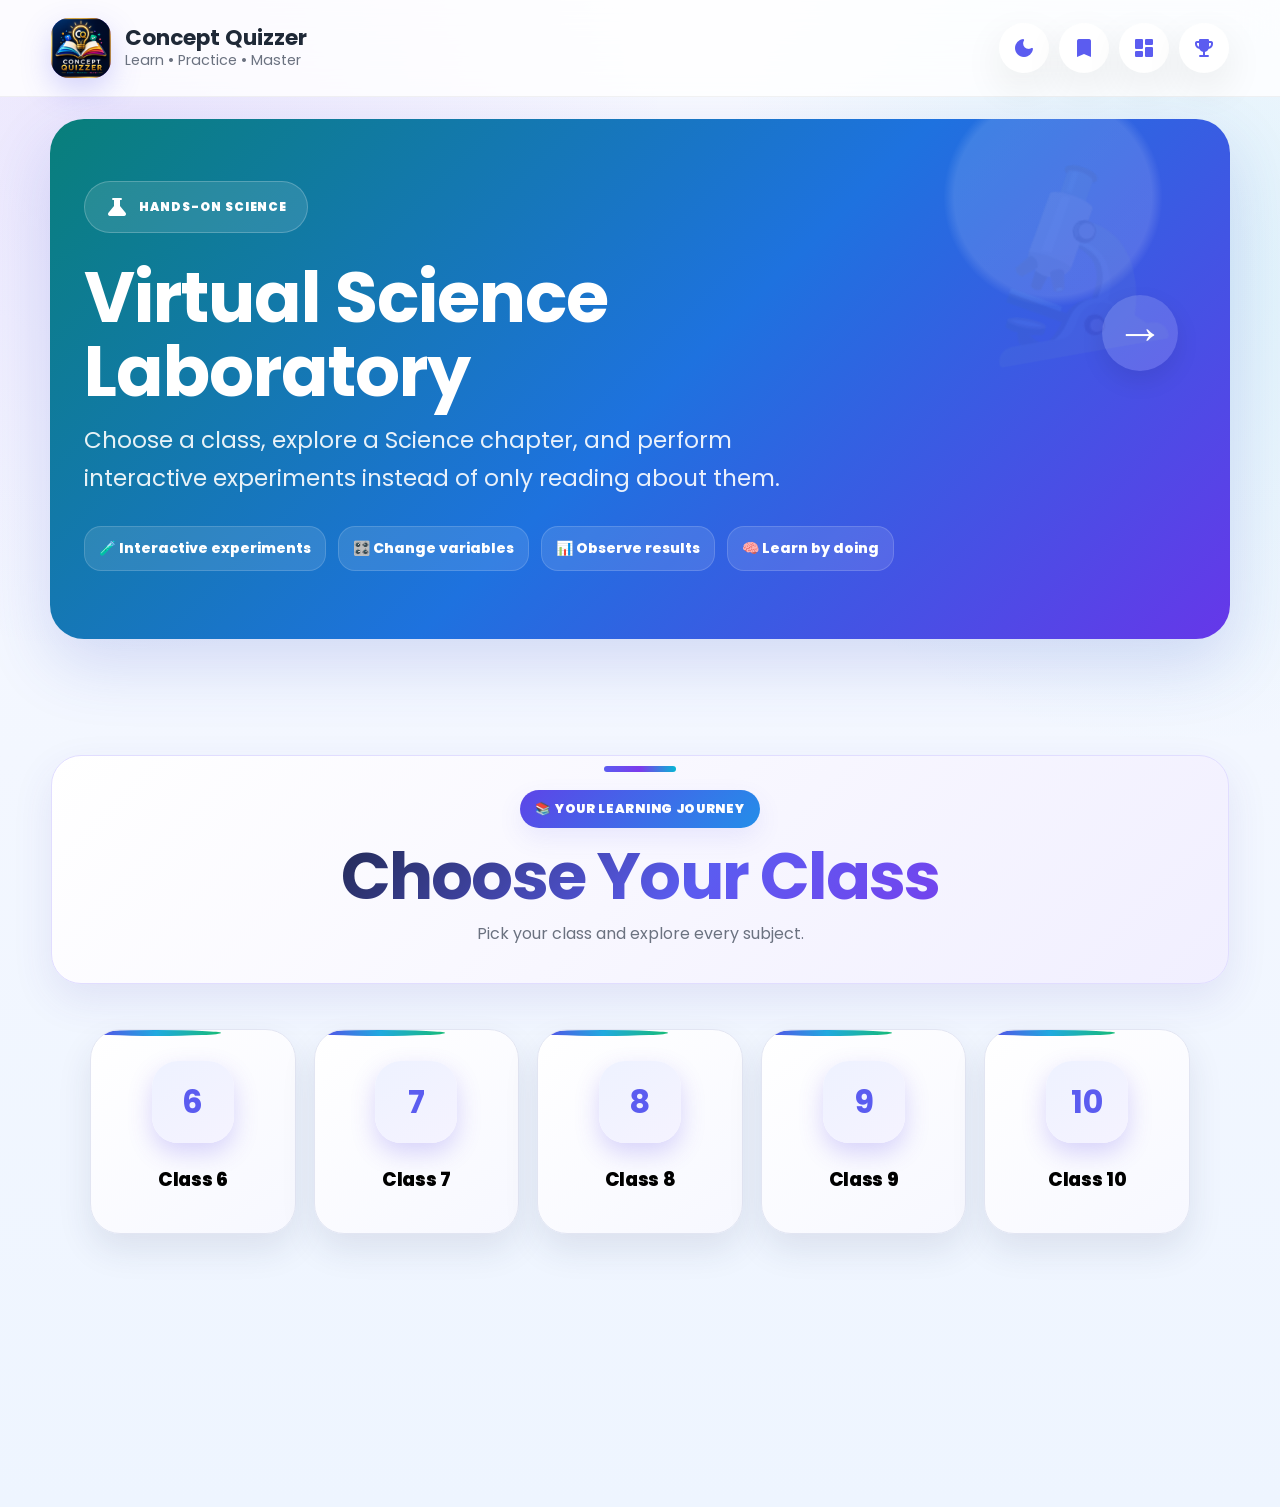
<file: index.html>
<!DOCTYPE html>
<html lang="en">

<head>

<meta charset="UTF-8">

<meta
name="viewport"
content="width=device-width, initial-scale=1.0">

<title>
Concept Quizzer
</title>

<meta
name="description"
content="Concept Quizzer - Interactive Learning Platform">

<link
rel="preconnect"
href="https://fonts.googleapis.com">

<link
rel="preconnect"
href="https://fonts.gstatic.com"
crossorigin>

<link
href="https://fonts.googleapis.com/css2?family=Poppins:wght@300;400;500;600;700;800&display=swap"
rel="stylesheet">

<link
href="https://fonts.googleapis.com/icon?family=Material+Icons+Round"
rel="stylesheet">

<link
rel="stylesheet"
href="css/style.css">

<style id="vsl-upgrade-css">
.vsl-app{position:relative}.vslHero{margin:0 auto 28px;max-width:1180px;border-radius:38px;padding:28px 32px 38px;background:radial-gradient(circle at 85% 15%,#ffffff22 0 9%,transparent 10%),linear-gradient(135deg,#087f7a 0%,#1e72df 52%,#6637e9 100%);color:#fff;box-shadow:0 25px 65px #3655c52e;overflow:hidden}.vslHero:after{content:'🔬';position:absolute;right:35px;bottom:18px;font-size:170px;opacity:.08;transform:rotate(-10deg)}.vslHeroTop{display:flex;align-items:center;justify-content:space-between;gap:16px;position:relative;z-index:2}.vslBadge{display:inline-flex;align-items:center;gap:10px;padding:13px 20px;border-radius:999px;background:#ffffff1d;border:1px solid #ffffff36;font-weight:900;letter-spacing:.08em}.vslArrowButton{width:76px;height:76px;border:0;border-radius:50%;display:grid;place-items:center;background:#ffffff25;color:#fff;font-size:48px;font-weight:900;cursor:pointer;box-shadow:0 10px 25px #00000016;transition:.2s}.vslArrowButton:hover{transform:scale(1.06);background:#ffffff38}.vslHero h1{position:relative;z-index:2;font-size:clamp(46px,8vw,76px);line-height:1.02;margin:35px 0 18px;max-width:800px}.vslHero p{position:relative;z-index:2;max-width:900px;font-size:20px;line-height:1.7;margin:0}.vslMiniStats{position:relative;z-index:2;display:flex;flex-wrap:wrap;gap:12px;margin-top:28px}.vslMiniStats span{padding:13px 18px;border-radius:17px;background:#ffffff1c;border:1px solid #ffffff25;font-weight:800}.vslSelectorCard{max-width:1180px;margin:0 auto 35px;padding:24px;border-radius:32px;background:linear-gradient(180deg,#fff,#f7f8ff);border:1px solid #e0e5f2;box-shadow:0 22px 55px #24305a14}.vslStepScreen{animation:vslIn .3s ease}.vslStepHead{display:flex;gap:16px;align-items:center;margin:6px 0 24px}.vslStepIcon{width:58px;height:58px;border-radius:19px;display:grid;place-items:center;background:linear-gradient(135deg,#5b45e8,#1aaedb);color:#fff;font-weight:900;font-size:19px;box-shadow:0 10px 22px #5b45e833}.vslKicker{font-size:11px;font-weight:900;letter-spacing:.1em;color:#6757d8}.vslStepHead h2{margin:3px 0 2px;font-size:30px}.vslStepHead p{margin:0;color:#69728a}.vslBackButton{border:0;border-radius:15px;background:#eef0ff;color:#5141c8;padding:11px 15px;font-weight:900;cursor:pointer;margin-bottom:18px}.scienceClassGrid,.scienceChapterGrid,.scienceExperimentGrid{display:grid;grid-template-columns:repeat(3,minmax(0,1fr));gap:16px}.scienceClassCard,.scienceChapterCard{border:1px solid #e0e5f0;background:#fff;border-radius:24px;padding:22px;text-align:left;cursor:pointer;box-shadow:0 12px 30px #25345a0d;transition:.2s}.scienceClassCard:hover,.scienceChapterCard:hover{transform:translateY(-4px);border-color:#8a78ee}.scienceClassCard.active,.scienceChapterCard.active{border:2px solid #5b45e8;background:linear-gradient(135deg,#f6f3ff,#eef9ff)}.scienceClassCard span{width:55px;height:55px;display:grid;place-items:center;border-radius:17px;background:linear-gradient(135deg,#5b45e8,#18aede);color:#fff;font-size:24px;font-weight:900;margin-bottom:13px}.scienceClassCard b,.scienceChapterCard h3{display:block;font-size:21px;color:#1b2541}.scienceClassCard small{display:block;color:#737d94;margin-top:4px}.scienceChapterCard .vslChapterNo{display:inline-block;padding:7px 10px;border-radius:999px;background:#f0edff;color:#5b45e8;font-size:11px;font-weight:900}.scienceChapterCard h3{margin:13px 0 10px;line-height:1.35}.scienceChapterCard .experimentCount{color:#69728a;font-weight:700;font-size:13px}.scienceExperimentGrid{grid-template-columns:repeat(2,minmax(0,1fr))}.scienceExperimentLink{display:block;text-decoration:none;color:inherit}.scienceExperimentCard{height:100%;border-radius:27px;padding:24px;background:#fff;border:1px solid #dfe5f1;box-shadow:0 16px 38px #24305a10;transition:.2s;position:relative;overflow:hidden}.scienceExperimentCard:before{content:'';position:absolute;left:0;top:0;right:0;height:6px;background:linear-gradient(90deg,#5b45e8,#13aee0,#17bd76)}.scienceExperimentCard:hover{transform:translateY(-5px);box-shadow:0 22px 45px #24305a18}.experimentIcon{width:72px;height:72px;border-radius:21px;display:grid;place-items:center;font-size:39px;background:linear-gradient(135deg,#f0edff,#eaf9ff);margin-bottom:15px}.experimentMeta{font-size:10px;font-weight:900;letter-spacing:.08em;color:#6555d8}.scienceExperimentCard h3{font-size:25px;margin:8px 0}.scienceExperimentCard p{color:#626c84;line-height:1.7;margin:0 0 18px}.experimentTap{display:flex;align-items:center;justify-content:space-between;color:#fff;background:linear-gradient(135deg,#5b45e8,#267ee9);padding:13px 16px;border-radius:15px;font-weight:900}.hidden{display:none!important}@keyframes vslIn{from{opacity:0;transform:translateY(10px)}to{opacity:1;transform:none}}@media(max-width:760px){.vslHero{border-radius:28px;padding:22px 20px 28px}.vslHero h1{font-size:47px;margin-top:27px}.vslHero p{font-size:17px}.vslArrowButton{width:64px;height:64px;font-size:40px}.vslBadge{font-size:12px;padding:11px 14px}.scienceClassGrid,.scienceChapterGrid,.scienceExperimentGrid{grid-template-columns:1fr}.vslSelectorCard{padding:18px;border-radius:25px}.vslStepHead h2{font-size:25px}.vslMiniStats span{font-size:13px}}
</style><style>
/* VSL + Home class polish */
html,body{max-width:100%;overflow-x:hidden}
body{overscroll-behavior-x:none}
.scienceLabHub{width:100%;box-sizing:border-box;overflow:visible}
.vslHero{width:calc(100% - 28px);box-sizing:border-box;position:relative}
.vslTitleRow{display:flex;align-items:center;justify-content:space-between;gap:24px;position:relative;z-index:2}
.vslTitleRow h1{flex:1;margin-bottom:18px}
.vslTitleRow .vslArrowButton{flex:0 0 auto;margin:10px 18px 0 0}
.vslHomeClassSection{display:block!important;visibility:visible!important;opacity:1!important;margin-top:18px;padding-top:12px}
.vslHomeClassSection .sectionHeader{background:linear-gradient(135deg,#ffffff,#f1efff);border:1px solid #e1ddff;border-radius:30px;padding:28px 24px;box-shadow:0 16px 40px rgba(72,55,170,.10)}
.vslHomeClassSection .classIntroBadge{display:inline-flex;align-items:center;padding:10px 15px;border-radius:999px;background:linear-gradient(135deg,#5d45e8,#238ee9);color:#fff;font-weight:900}
.vslHomeClassSection .classGrid{margin-top:20px}
.vslHomeClassSection .classCard{position:relative;overflow:hidden;background:linear-gradient(145deg,#fff,#f7f8ff);border:1px solid #e2e5f2;box-shadow:0 16px 34px rgba(37,48,90,.10);transition:transform .2s ease,box-shadow .2s ease,border-color .2s ease}
.vslHomeClassSection .classCard:before{content:'';position:absolute;inset:0 0 auto;height:6px;background:linear-gradient(90deg,#5b45e8,#20a9df,#16bb77)}
.vslHomeClassSection .classCard:hover{transform:translateY(-5px);box-shadow:0 22px 42px rgba(37,48,90,.15);border-color:#8b78ef}
.vslHomeClassSection .classIcon{box-shadow:0 10px 24px rgba(91,69,232,.22)}
.vslSelectorCard{width:calc(100% - 28px);box-sizing:border-box;overflow:visible;min-height:280px}
.vslStepScreen{animation:none!important;transform:none!important;will-change:auto}
.scienceChapterGrid,.scienceExperimentGrid,.scienceClassGrid{width:100%;box-sizing:border-box;min-width:0}
.scienceChapterCard,.scienceExperimentLink,.scienceExperimentCard,.scienceClassCard{min-width:0;box-sizing:border-box}
.scienceExperimentLink{overflow:visible}
@media(max-width:760px){
  .vslTitleRow{align-items:flex-start}
  .vslTitleRow .vslArrowButton{width:62px;height:62px;font-size:36px;margin:12px 0 0 0}
  .vslTitleRow h1{font-size:46px}
  .vslHomeClassSection{padding-left:0;padding-right:0}
}
</style>

<style id="cq-final-navigation-polish">
/* FINAL FLOW: Class → Subject → Chapter → Notes / Quiz / VSL */
.screen{width:100%;min-height:360px}
.screen.hidden{display:none!important}
.dashboardHeader{background:linear-gradient(135deg,#4d36d4,#248fe8);color:#fff;border-radius:30px;padding:28px;margin-bottom:22px;box-shadow:0 20px 50px rgba(72,70,210,.18)}
.dashboardHeader h2{margin:0;font-size:clamp(30px,6vw,48px);line-height:1.1}
.dashboardHeader p{margin:8px 0 0;color:#eef3ff;font-weight:700}
.dashboardGridThree{display:grid!important;grid-template-columns:repeat(3,minmax(0,1fr));gap:18px}
.dashboardGridThree .dashboardCard{min-height:230px;padding:25px!important;border-radius:28px!important;position:relative;overflow:hidden;cursor:pointer;transition:transform .2s,box-shadow .2s!important}
.dashboardGridThree .dashboardCard:hover{transform:translateY(-6px)!important}
.dashboardGridThree .dashboardCard:after{content:'';position:absolute;right:-28px;bottom:-35px;width:120px;height:120px;border-radius:50%;background:#fff2;pointer-events:none}
.dashboardCardNotes{background:linear-gradient(145deg,#fff,#f1efff)!important;border-top:7px solid #5b45e8!important}
.dashboardCardQuiz{background:linear-gradient(145deg,#fff,#eff9ff)!important;border-top:7px solid #159fdb!important}
.dashboardCardLab{background:linear-gradient(145deg,#effff7,#eef8ff)!important;border-top:7px solid #16b96a!important}
.dashboardGridThree .dashboardIcon{width:68px;height:68px;border-radius:20px;display:grid;place-items:center;background:linear-gradient(135deg,#5b45e8,#218de8);color:#fff;font-size:35px!important;margin-bottom:18px}
.dashboardCardQuiz .dashboardIcon{background:linear-gradient(135deg,#159fdb,#4f46e5)}
.dashboardCardLab .dashboardIcon{background:linear-gradient(135deg,#16b96a,#0e9f9a)}
.dashboardGridThree h3{font-size:23px!important;margin:0 0 8px!important;color:#18223f}
.dashboardGridThree p{color:#68728a;line-height:1.6;margin:0}
.dashboardGo{display:inline-flex;margin-top:18px;padding:10px 13px;border-radius:13px;background:#fff;color:#4e42c9;font-weight:900;font-size:13px}
.scienceClassGrid{grid-template-columns:repeat(2,minmax(0,1fr))!important}
.scienceClassCard{min-height:150px!important;background:linear-gradient(145deg,#fff,#f6f7ff)!important}
.vslSelectorCard{box-shadow:0 24px 70px rgba(50,60,130,.13)!important}
@media(max-width:760px){.dashboardGridThree{grid-template-columns:1fr!important}.dashboardGridThree .dashboardCard{min-height:190px}.scienceClassGrid{grid-template-columns:1fr!important}}
</style>
</head>

<body>

<!-- =========================
     MAIN APP
========================= -->

<div
id="app">

<!-- =========================
     HEADER
========================= -->

<header
class="header">

<div
class="container">

<a
href="#"
class="logo">

<div class="logoIcon">
  <img src="assets/logo.png" alt="Concept Quizzer Logo">
</div>

<div
class="logoText">

<h2>

Concept Quizzer

</h2>

<span>

Learn • Practice • Master

</span>

</div>

</a>

<div
class="headerActions">

<button
id="themeButton"
class="iconButton">

<span
class="material-icons-round">

dark_mode

</span>

</button>

<button
id="bookmarkButton"
class="iconButton">

<span
class="material-icons-round">

bookmark

</span>

</button>

<a
href="dashboard.html"
class="iconButton"
title="Student Dashboard"
style="text-decoration:none;">

<span class="material-icons-round">
dashboard
</span>

</a>

<a
href="achievements.html"
class="iconButton"
title="Achievements"
style="text-decoration:none;">

<span class="material-icons-round">
emoji_events
</span>

</a>

</div>

</div>

</header>

<!-- =========================
     VIRTUAL SCIENCE LABORATORY HUB
========================= -->
<section id="scienceLabHub" class="scienceLabHub vsl-app" aria-label="Virtual Science Laboratory">
  <div id="vslHeroPanel" class="vslHero">
    <div class="vslHeroTop">
      <div class="vslBadge"><span class="material-icons-round">science</span> HANDS-ON SCIENCE</div>
    </div>
    <div class="vslTitleRow">
      <h1>Virtual Science<br>Laboratory</h1>
      <button id="vslArrowButton" class="vslArrowButton" type="button" aria-label="Open Virtual Science Laboratory"><span>→</span></button>
    </div>
    <p>Choose a class, explore a Science chapter, and perform interactive experiments instead of only reading about them.</p>
    <div class="vslMiniStats"><span>🧪 Interactive experiments</span><span>🎛️ Change variables</span><span>📊 Observe results</span><span>🧠 Learn by doing</span></div>
  </div>

  <div id="vslSelectorCard" class="vslSelectorCard hidden">
    <div id="vslClassScreen" class="vslStepScreen">
      <div class="vslStepHead"><span class="vslStepIcon">01</span><div><div class="vslKicker">VIRTUAL SCIENCE LABORATORY</div><h2>Choose your class</h2><p>Start by selecting a Science class.</p></div></div>
      <div id="scienceClassGrid" class="scienceClassGrid"></div>
    </div>

    <div id="vslChapterScreen" class="vslStepScreen hidden">
      <button id="vslBackToClasses" class="vslBackButton" type="button">← Classes</button>
      <div class="vslStepHead"><span class="vslStepIcon">02</span><div><div class="vslKicker">CLASS SELECTED</div><h2 id="vslClassTitle">Science Chapters</h2><p>Select a chapter to see its simulations.</p></div></div>
      <div id="scienceChapterGrid" class="scienceChapterGrid"></div>
    </div>

    <div id="vslExperimentScreen" class="vslStepScreen hidden">
      <button id="vslBackToChapters" class="vslBackButton" type="button">← Chapters</button>
      <div class="vslStepHead"><span class="vslStepIcon">03</span><div><div class="vslKicker">CHAPTER SELECTED</div><h2 id="vslChapterTitle">Chapter Simulations</h2><p>Choose any simulation and play it as many times as you want.</p></div></div>
      <div id="scienceExperimentGrid" class="scienceExperimentGrid"></div>
    </div>
  </div>
</section>

  <!-- =========================
     CLASS SELECTION — START PAGE
========================= -->
  <!-- =========================
     CLASS SELECTION
========================= -->

<main
class="container">

<section
id="classScreen"
class="screen vslHomeClassSection">

<div
class="sectionHeader">

<div class="classIntroBadge">📚 YOUR LEARNING JOURNEY</div>

<h2>

Choose Your Class

</h2>

<p>

Pick your class and explore every subject.

</p>

</div>

<div
id="classGrid"
class="classGrid">

<button
class="classCard"
data-class="6">

<div
class="classIcon">

6

</div>

<h3>

Class 6

</h3>


</button>

<button
class="classCard"
data-class="7">

<div
class="classIcon">

7

</div>

<h3>

Class 7

</h3>


</button>

<button
class="classCard"
data-class="8">

<div
class="classIcon">

8

</div>

<h3>

Class 8

</h3>


</button>

<button
class="classCard"
data-class="9">

<div
class="classIcon">

9

</div>

<h3>

Class 9

</h3>


</button>

<button
class="classCard"
data-class="10">

<div
class="classIcon">

10

</div>

<h3>

Class 10

</h3>


</button>

</div>

</section>

  <!-- =========================
     SUBJECT SCREEN
========================= -->

<section
id="subjectScreen"
class="screen hidden">

<button
id="backToClasses"
class="backButton">

<span
class="material-icons-round">

arrow_back

</span>

Back to Classes

</button>

<div
class="sectionHeader">

<h2
id="selectedClassTitle">

Select a Subject

</h2>

<p>

Explore subjects for your class.

</p>

</div>

<div
id="subjectGrid"
class="subjectGrid">

<!-- Subjects will be generated by app.js -->

</div>

</section>

<!-- =========================
     CHAPTER SCREEN
========================= -->

<section
id="chapterScreen"
class="screen hidden">

<button
id="backToSubjects"
class="backButton">

<span
class="material-icons-round">

arrow_back

</span>

Back to Subjects

</button>

<div
class="sectionHeader">

<h2
id="selectedSubjectTitle">

Select a Chapter

</h2>

<p>

Select a chapter to begin learning.

</p>

</div>

<div
id="chapterGrid"
class="chapterGrid">

<!-- Chapters will be generated by app.js -->

</div>

</section>

  <!-- =========================
     DASHBOARD SCREEN
========================= -->

<section
id="dashboardScreen"
class="screen hidden">

<button
id="backToChapters"
class="backButton">

<span
class="material-icons-round">

arrow_back

</span>

Back to Chapters

</button>

<div
class="dashboardHeader">

<h2
id="chapterTitle">

Chapter Title

</h2>

<p
id="chapterSubtitle">

Class • Subject

</p>

</div>

<div class="dashboardGrid dashboardGridThree">

<div class="dashboardCard dashboardCardNotes" id="notesCard">
<span class="material-icons-round dashboardIcon">menu_book</span>
<h3>Notes</h3>
<p>Detailed, colourful chapter notes.</p>
<span class="dashboardGo">Open Notes →</span>
</div>

<div class="dashboardCard dashboardCardQuiz" id="quizCard">
<span class="material-icons-round dashboardIcon">quiz</span>
<h3>Quiz</h3>
<p>Easy to Extreme Hard • timed practice.</p>
<span class="dashboardGo">Start Quiz →</span>
</div>

<div class="dashboardCard dashboardCardLab" id="scienceLabCard">
<span class="material-icons-round dashboardIcon">science</span>
<h3>Virtual Science Laboratory</h3>
<p>Interactive simulations with unlimited replay.</p>
<span class="dashboardGo">Open Laboratory →</span>
</div>

</div></div>

</section>

</main>

<script>
/* Concept Quizzer emergency boot: never allow a loading overlay to block the app. */
(function(){
  try {
    var loader=document.getElementById("preloader");
    if(loader) loader.remove();
  } catch(e) {}
  window.addEventListener("error", function(){
    var loader=document.getElementById("preloader");
    if(loader) loader.remove();
  });
})();
</script>

<script src="js/data.js"></script>
<script src="js/app.js"></script>

</body>

</html>
</file>
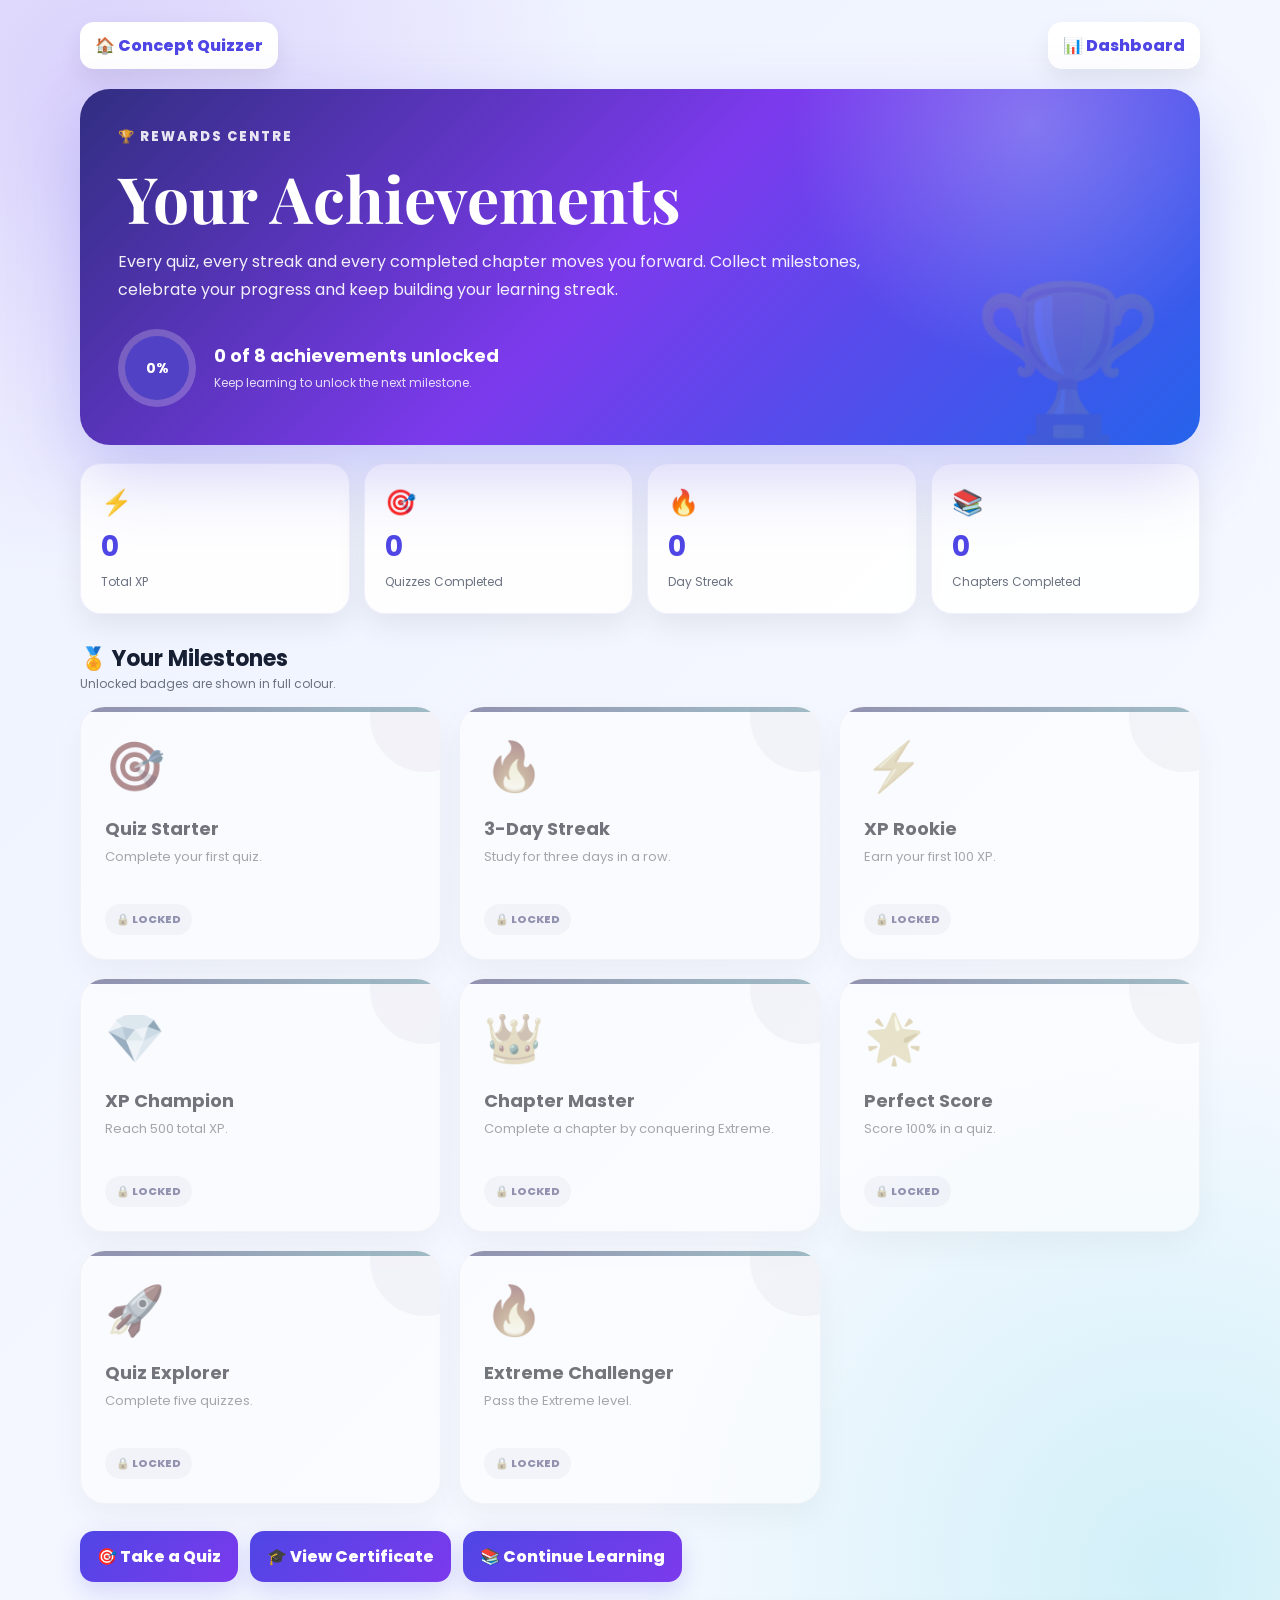
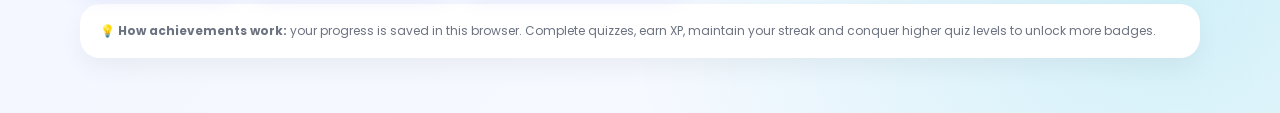
<file: achievements.html>
<!doctype html>
<html lang="en">
<head>
<meta charset="utf-8">
<meta name="viewport" content="width=device-width,initial-scale=1">
<title>Achievements | Concept Quizzer</title>
<link rel="preconnect" href="https://fonts.googleapis.com">
<link href="https://fonts.googleapis.com/css2?family=Poppins:wght@400;500;600;700;800&family=Playfair+Display:wght@700&display=swap" rel="stylesheet">
<style>
*{box-sizing:border-box;margin:0;padding:0}
body{
  font-family:Poppins,sans-serif;min-height:100vh;color:#172033;
  background:
    radial-gradient(circle at 8% 5%,rgba(124,58,237,.18),transparent 25%),
    radial-gradient(circle at 92% 92%,rgba(6,182,212,.16),transparent 28%),
    linear-gradient(135deg,#eef2ff,#f8fbff);
}
.wrap{width:min(1120px,93%);margin:auto;padding:22px 0 55px}
.nav{display:flex;justify-content:space-between;align-items:center;gap:12px;margin-bottom:20px}
.nav a{color:#4f46e5;text-decoration:none;font-weight:800;background:#fff;padding:11px 15px;border-radius:14px;box-shadow:0 10px 25px rgba(0,0,0,.07)}
.hero{
 position:relative;overflow:hidden;color:white;padding:38px;border-radius:30px;
 background:radial-gradient(circle at 85% 10%,rgba(255,255,255,.25),transparent 24%),
 linear-gradient(135deg,#312e81,#7c3aed 48%,#2563eb);
 box-shadow:0 28px 70px rgba(79,70,229,.25)
}
.hero:after{content:"🏆";position:absolute;right:35px;bottom:-35px;font-size:155px;opacity:.12}
.kicker{font-size:13px;font-weight:800;letter-spacing:2px;opacity:.88}
.hero h1{font-family:"Playfair Display",serif;font-size:clamp(2.2rem,6vw,4rem);margin:8px 0}
.hero p{opacity:.92;line-height:1.75;max-width:760px}
.heroBottom{display:flex;align-items:center;gap:18px;margin-top:25px;position:relative;z-index:1}
.ring{width:78px;height:78px;border-radius:50%;display:grid;place-items:center;background:conic-gradient(#fff var(--progress),rgba(255,255,255,.22) 0);position:relative}
.ring:after{content:"";position:absolute;inset:7px;background:#5142c5;border-radius:50%}
.ring b{position:relative;z-index:1;font-size:14px}
.progressText b{display:block;font-size:18px}.progressText span{font-size:12px;opacity:.82}
.stats{display:grid;grid-template-columns:repeat(4,1fr);gap:14px;margin:18px 0}
.stat{background:rgba(255,255,255,.9);border:1px solid rgba(79,70,229,.08);border-radius:21px;padding:20px;box-shadow:0 12px 30px rgba(0,0,0,.07)}
.statIcon{font-size:25px}.stat b{display:block;font-size:28px;color:#4f46e5;margin-top:4px}.stat span{font-size:12px;color:#6b7280}
.sectionTitle{display:flex;justify-content:space-between;align-items:end;gap:15px;margin:28px 0 13px}
.sectionTitle h2{font-size:22px}.sectionTitle p{font-size:12px;color:#6b7280}
.grid{display:grid;grid-template-columns:repeat(3,1fr);gap:18px}
.badge{
 position:relative;overflow:hidden;background:white;border-radius:25px;padding:24px;min-height:215px;
 box-shadow:0 14px 35px rgba(0,0,0,.07);border:1px solid rgba(79,70,229,.08);
 transition:.28s
}
.badge:hover{transform:translateY(-7px);box-shadow:0 25px 48px rgba(79,70,229,.15)}
.badge.unlocked{border-color:rgba(16,185,129,.22)}
.badge.locked{filter:grayscale(.72);opacity:.60}
.badge:before{content:"";position:absolute;inset:0 auto auto 0;width:100%;height:5px;background:linear-gradient(90deg,#4f46e5,#06b6d4)}
.badge.unlocked:before{background:linear-gradient(90deg,#10b981,#f59e0b)}
.icon{font-size:48px}.badge h3{margin:12px 0 5px;font-size:18px}.badge p{font-size:13px;color:#6b7280;line-height:1.6;min-height:42px}
.tag{display:inline-block;margin-top:15px;padding:7px 11px;border-radius:999px;font-size:11px;font-weight:800;background:#eef2ff;color:#4f46e5}
.unlocked .tag{background:#ecfdf5;color:#059669}
.badge .shine{position:absolute;right:-40px;top:-45px;width:110px;height:110px;border-radius:50%;background:rgba(124,58,237,.08)}
.actions{display:flex;gap:12px;flex-wrap:wrap;margin-top:27px}
.actions a{border:0;text-decoration:none;color:white;background:linear-gradient(135deg,#4f46e5,#7c3aed);padding:13px 17px;border-radius:14px;font-weight:800;box-shadow:0 10px 25px rgba(79,70,229,.18)}
.note{margin-top:22px;background:white;border-radius:20px;padding:17px 20px;color:#6b7280;font-size:12px;line-height:1.7;box-shadow:0 10px 25px rgba(0,0,0,.05)}
@media(max-width:800px){.grid{grid-template-columns:repeat(2,1fr)}.stats{grid-template-columns:repeat(2,1fr)}}
@media(max-width:520px){.grid{grid-template-columns:1fr}.wrap{width:94%}.hero{padding:26px}.stats{grid-template-columns:1fr 1fr}.heroBottom{align-items:flex-start}}
</style>
</head>
<body>
<div class="wrap">
  <nav class="nav">
    <a href="index.html">🏠 Concept Quizzer</a>
    <a href="dashboard.html">📊 Dashboard</a>
  </nav>

  <header class="hero">
    <div class="kicker">🏆 REWARDS CENTRE</div>
    <h1 id="greeting">Your Achievements</h1>
    <p>Every quiz, every streak and every completed chapter moves you forward. Collect milestones, celebrate your progress and keep building your learning streak.</p>
    <div class="heroBottom">
      <div class="ring" id="ring"><b id="percent">0%</b></div>
      <div class="progressText">
        <b id="summary">0 of 8 achievements unlocked</b>
        <span>Keep learning to unlock the next milestone.</span>
      </div>
    </div>
  </header>

  <section class="stats">
    <div class="stat"><div class="statIcon">⚡</div><b id="xp">0</b><span>Total XP</span></div>
    <div class="stat"><div class="statIcon">🎯</div><b id="quizzes">0</b><span>Quizzes Completed</span></div>
    <div class="stat"><div class="statIcon">🔥</div><b id="streak">0</b><span>Day Streak</span></div>
    <div class="stat"><div class="statIcon">📚</div><b id="chapters">0</b><span>Chapters Completed</span></div>
  </section>

  <div class="sectionTitle">
    <div><h2>🏅 Your Milestones</h2><p>Unlocked badges are shown in full colour.</p></div>
  </div>
  <main class="grid" id="badgeGrid"></main>

  <div class="actions">
    <a href="quiz.html">🎯 Take a Quiz</a>
    <a href="certificate.html">🎓 View Certificate</a>
    <a href="index.html">📚 Continue Learning</a>
  </div>

  <div class="note">
    💡 <strong>How achievements work:</strong> your progress is saved in this browser.
    Complete quizzes, earn XP, maintain your streak and conquer higher quiz levels to unlock more badges.
  </div>
</div>

<script>
const badges=[
 {icon:"🎯",title:"Quiz Starter",desc:"Complete your first quiz.",key:"cq-quiz-count",type:"min",need:1},
 {icon:"🔥",title:"3-Day Streak",desc:"Study for three days in a row.",key:"cq-study-streak",type:"min",need:3},
 {icon:"⚡",title:"XP Rookie",desc:"Earn your first 100 XP.",key:"cq-xp",type:"min",need:100},
 {icon:"💎",title:"XP Champion",desc:"Reach 500 total XP.",key:"cq-xp",type:"min",need:500},
 {icon:"👑",title:"Chapter Master",desc:"Complete a chapter by conquering Extreme.",key:"cq-chapters-completed",type:"min",need:1},
 {icon:"🌟",title:"Perfect Score",desc:"Score 100% in a quiz.",key:"cq-ach-perfect",type:"bool"},
 {icon:"🚀",title:"Quiz Explorer",desc:"Complete five quizzes.",key:"cq-ach-explorer",type:"bool"},
 {icon:"🔥",title:"Extreme Challenger",desc:"Pass the Extreme level.",key:"cq-ach-extreme",type:"bool"}
];

function val(k){return Number(localStorage.getItem(k)||0)}
function unlocked(b){return b.type==="bool"?localStorage.getItem(b.key)==="true":val(b.key)>=b.need}

function render(){
 const name=localStorage.getItem("cq-student-name")||"Learner";
 document.getElementById("greeting").textContent=name==="Learner"?"Your Achievements":name+"'s Achievements";
 document.getElementById("xp").textContent=val("cq-xp");
 document.getElementById("quizzes").textContent=val("cq-quiz-count");
 document.getElementById("streak").textContent=val("cq-study-streak");
 document.getElementById("chapters").textContent=val("cq-chapters-completed");

 const count=badges.filter(unlocked).length;
 const pct=Math.round(count/badges.length*100);
 document.getElementById("percent").textContent=pct+"%";
 document.getElementById("ring").style.setProperty("--progress",pct+"%");
 document.getElementById("summary").textContent=count+" of "+badges.length+" achievements unlocked";

 document.getElementById("badgeGrid").innerHTML=badges.map(b=>{
   const ok=unlocked(b);
   return `<article class="badge ${ok?"unlocked":"locked"}">
     <div class="shine"></div>
     <div class="icon">${b.icon}</div>
     <h3>${b.title}</h3>
     <p>${b.desc}</p>
     <span class="tag">${ok?"✓ UNLOCKED":"🔒 LOCKED"}</span>
   </article>`;
 }).join("");
}

render();
window.addEventListener("storage",render);
document.addEventListener("visibilitychange",()=>{if(!document.hidden)render()});
</script>
</body>
</html>
</file>
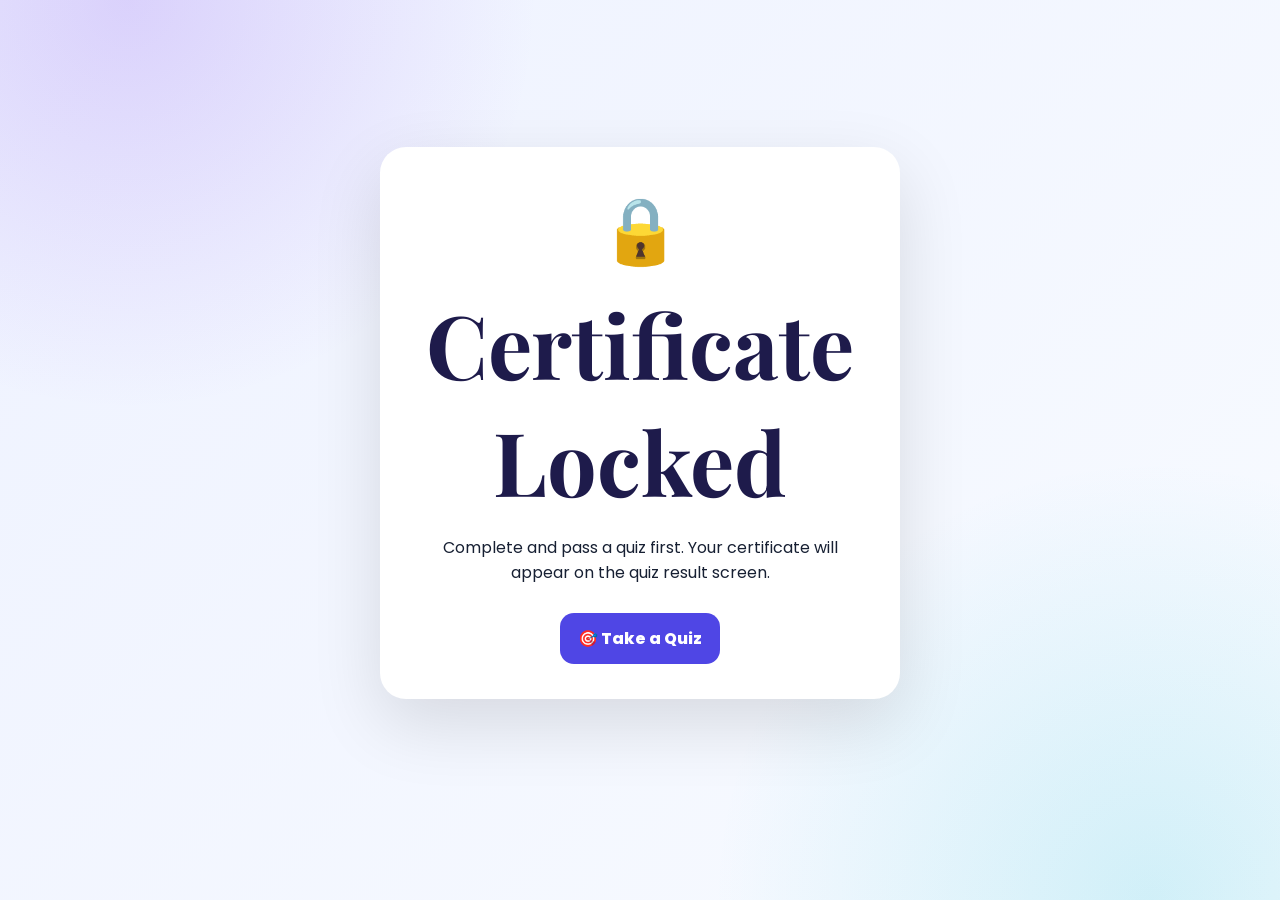
<file: certificate.html>
<!doctype html>
<html lang="en">
<head>
<meta charset="UTF-8">
<meta name="viewport" content="width=device-width,initial-scale=1.0">
<title>Certificate | Concept Quizzer</title>
<link rel="preconnect" href="https://fonts.googleapis.com">
<link href="https://fonts.googleapis.com/css2?family=Playfair+Display:wght@600;700&family=Poppins:wght@400;600;700;800&display=swap" rel="stylesheet">
<style>
*{box-sizing:border-box}
body{
  margin:0;min-height:100vh;padding:18px;
  font-family:Poppins,sans-serif;
  background:
    radial-gradient(circle at 10% 0%,rgba(124,58,237,.18),transparent 28%),
    radial-gradient(circle at 90% 100%,rgba(6,182,212,.16),transparent 30%),
    linear-gradient(135deg,#eef2ff,#f8fbff);
  color:#172033;
}
.toolbar{
  width:min(1050px,100%);margin:0 auto 16px;
  display:flex;justify-content:space-between;gap:10px;flex-wrap:wrap;
}
.toolbar a,.toolbar button{
  border:0;text-decoration:none;cursor:pointer;
  background:white;color:#4f46e5;padding:11px 15px;border-radius:13px;
  font-weight:800;box-shadow:0 8px 22px rgba(0,0,0,.07);
}
.certificate{
  position:relative;overflow:hidden;
  width:min(1050px,100%);min-height:700px;margin:auto;
  background:#fffdf7;
  border:12px solid #4f46e5;
  box-shadow:0 30px 90px rgba(31,41,55,.20);
  padding:58px 50px;text-align:center;
}
.certificate:before{
  content:"";position:absolute;inset:18px;
  border:2px solid #d4af37;pointer-events:none;
}
.glow{
  position:absolute;width:260px;height:260px;border-radius:50%;
  background:rgba(124,58,237,.08);filter:blur(2px);
}
.g1{left:-130px;top:-130px}.g2{right:-130px;bottom:-130px}
.brand{position:relative;font-size:13px;letter-spacing:5px;color:#4f46e5;font-weight:800}
.trophy{position:relative;font-size:72px;margin:24px 0 4px}
.kicker{position:relative;color:#6b7280;letter-spacing:2px;text-transform:uppercase;font-size:13px}
h1{
  position:relative;font-family:"Playfair Display",serif;
  font-size:clamp(3rem,8vw,5.5rem);margin:5px 0;
  color:#1e1b4b;
}
.name{
  position:relative;font-family:"Playfair Display",serif;
  font-size:clamp(2.2rem,6vw,4rem);color:#7c3aed;
  margin:25px 0 8px;
}
.rule{width:280px;max-width:80%;height:2px;background:#d4af37;margin:0 auto 24px}
.description{
  position:relative;max-width:720px;margin:auto;
  color:#4b5563;line-height:1.8;
}
.meta{
  position:relative;display:flex;justify-content:center;gap:10px;
  flex-wrap:wrap;margin:28px auto;
}
.meta span{
  padding:9px 13px;border-radius:999px;
  background:#eef2ff;color:#4f46e5;font-size:12px;font-weight:800;
}
.signature{
  position:relative;margin-top:42px;
  display:flex;justify-content:space-around;gap:20px;
}
.signature div{
  width:220px;border-top:1px solid #9ca3af;
  padding-top:8px;color:#6b7280;font-size:11px;
}
@media(max-width:650px){
  body{padding:9px}
  .certificate{padding:42px 20px;min-height:670px;border-width:9px}
  .signature{flex-direction:column;align-items:center}
  .signature div{width:190px}
}
@media print{
  body{background:white;padding:0}
  .toolbar{display:none}
  .certificate{width:100%;min-height:100vh;box-shadow:none}
}
</style>
</head>
<body>
<div class="toolbar">
  <a href="index.html">🏠 Concept Quizzer</a>
  <div>
    <button onclick="changeName()">✏️ Change Name</button>
    <button onclick="window.print()">🖨️ Print / Save PDF</button>
  </div>
</div>

<section class="certificate">
  <div class="glow g1"></div><div class="glow g2"></div>
  <div class="brand">CONCEPT QUIZZER</div>
  <div class="trophy">🏆</div>
  <div class="kicker">Certificate of Learning Achievement</div>
  <h1>Certificate</h1>
  <div class="name" id="studentName">Student</div>
  <div class="rule"></div>
  <p class="description">
    This certificate is proudly presented for successfully completing a
    Concept Quizzer challenge and demonstrating dedication, understanding
    and a commitment to learning.
  </p>

  <div class="meta">
    <span id="chapter">📚 Chapter</span>
    <span id="level">🎯 Level</span>
    <span id="score">⭐ Score</span>
    <span id="date">📅 Date</span>
  </div>

  <div class="signature">
    <div>Concept Quizzer<br>Learning Platform</div>
    <div>Quiz Achievement<br>Verified by Progress</div>
  </div>
</section>

<script>
(function(){
  const unlocked = localStorage.getItem("cq-certificate-unlocked") === "true";

  if (!unlocked) {
    document.body.innerHTML = `
      <div style="
        min-height:90vh;display:flex;align-items:center;justify-content:center;
        font-family:Poppins,sans-serif;text-align:center;padding:20px">
        <div style="
          max-width:520px;background:white;padding:35px;border-radius:26px;
          box-shadow:0 25px 70px rgba(0,0,0,.12)">
          <div style="font-size:65px">🔒</div>
          <h1>Certificate Locked</h1>
          <p>Complete and pass a quiz first. Your certificate will appear on the quiz result screen.</p>
          <a href="quiz.html" style="
            display:inline-block;margin-top:12px;padding:13px 18px;
            border-radius:14px;background:#4f46e5;color:white;
            text-decoration:none;font-weight:800">🎯 Take a Quiz</a>
        </div>
      </div>`;
    return;
  }

  const get = key => localStorage.getItem(key) || "";

  document.getElementById("studentName").textContent =
    get("cq-student-name") || "Student";

  document.getElementById("chapter").textContent =
    "📚 " + (get("cq-last-quiz-chapter") || "Completed Quiz");

  document.getElementById("level").textContent =
    "🎯 " + ((get("cq-last-quiz-level") || "Quiz")
      .replace("tooHard","Too Hard")
      .replace(/^./, x => x.toUpperCase()));

  document.getElementById("score").textContent =
    "⭐ " + (get("cq-last-quiz-score") || "0") +
    "/" + (get("cq-last-quiz-total") || "0") +
    " (" + (get("cq-last-quiz-percentage") || "0") + "%)";

  document.getElementById("date").textContent =
    "📅 " + (get("cq-last-quiz-date") || new Date().toLocaleDateString());

  window.changeName = function(){
    const name = prompt(
      "Enter the name to print on your certificate:",
      get("cq-student-name") || ""
    );
    if(name && name.trim()){
      localStorage.setItem("cq-student-name",name.trim());
      document.getElementById("studentName").textContent=name.trim();
    }
  };
})();
</script>
</body>
</html>
</file>
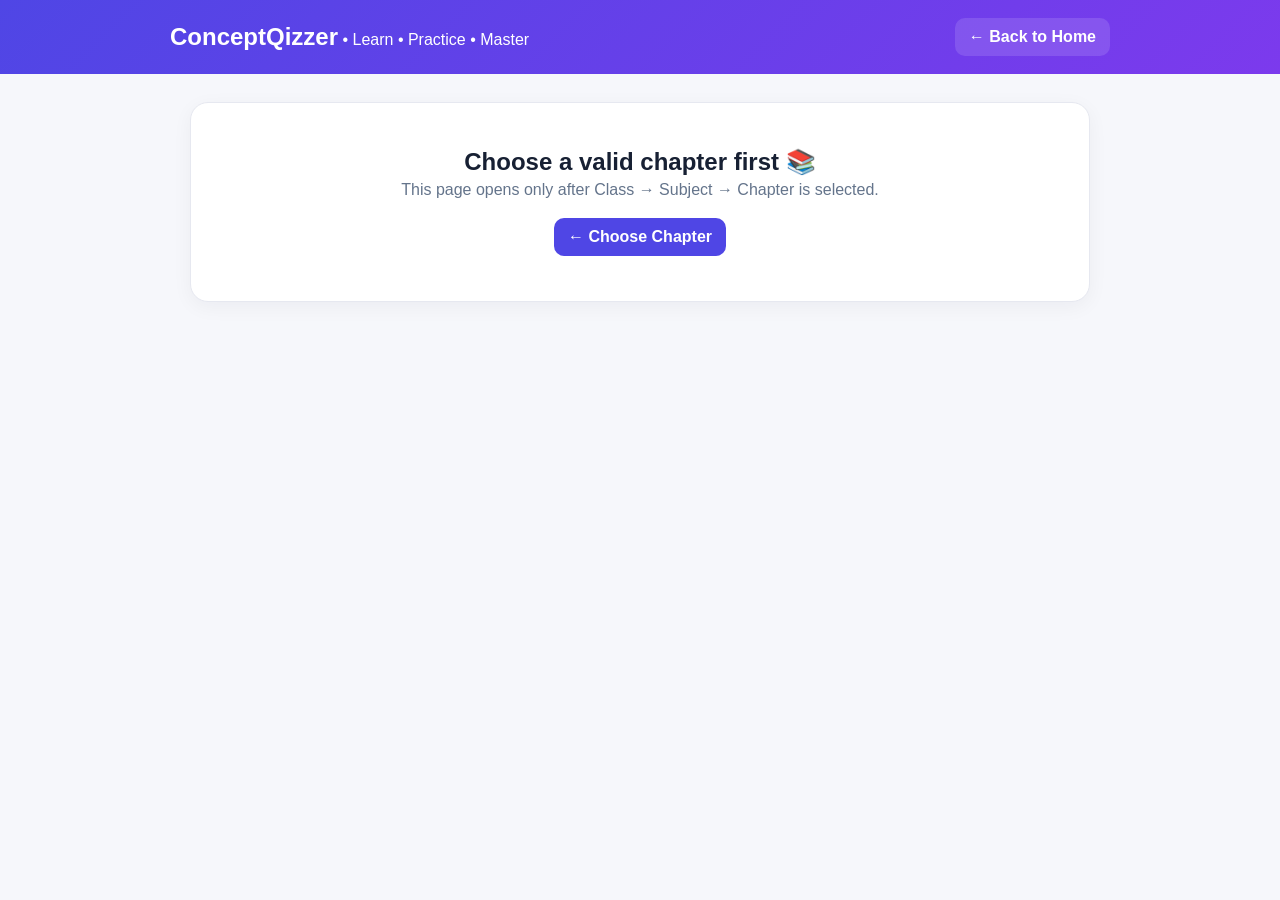
<file: ConceptQizzer_complete_chapter.html>
<!doctype html>
<html lang="en">
<head>
<meta charset="utf-8"><meta name="viewport" content="width=device-width,initial-scale=1">
<title>ConceptQizzer | Chapter Learning</title>
<style>
:root{--p:#4f46e5;--p2:#7c3aed;--ink:#172033;--muted:#64748b;--bg:#f6f7fb;--line:#e6e8f0;--green:#059669}
*{box-sizing:border-box;margin:0;padding:0}body{font-family:Arial,sans-serif;background:var(--bg);color:var(--ink)}
header{background:linear-gradient(135deg,var(--p),var(--p2));color:white;padding:18px 6%}.head{max-width:940px;margin:auto;display:flex;justify-content:space-between;align-items:center;gap:14px;flex-wrap:wrap}
.brand{font-size:24px;font-weight:900}.back{color:white;text-decoration:none;background:#ffffff20;padding:10px 14px;border-radius:10px;font-weight:800}
main{width:min(92%,900px);margin:28px auto 60px}.crumb{color:var(--muted);margin-bottom:16px}.hero{background:linear-gradient(135deg,var(--p),var(--p2));color:white;border-radius:22px;padding:28px 22px;box-shadow:0 10px 30px #4f46e52b}.hero h1{font-size:34px;margin:10px 0}.badge{display:inline-block;background:#ffffff20;border:1px solid #ffffff55;padding:7px 12px;border-radius:30px}
.card{background:white;border:1px solid var(--line);border-radius:18px;padding:22px;margin:18px 0;box-shadow:0 5px 20px #0f172a0c}.card h2{font-size:23px;margin-bottom:10px}.card h3{color:#312e81;margin:22px 0 9px}.card p{color:var(--muted);line-height:1.7}
.title{display:flex;gap:14px;align-items:center;margin-bottom:18px}.ico{width:56px;height:56px;display:grid;place-items:center;border-radius:16px;background:#ede9fe;font-size:29px}.eyebrow{font-size:11px;color:var(--p2);font-weight:900;letter-spacing:1.2px}
.box{padding:16px;border-radius:14px;background:#f5f3ff;margin:12px 0}.fact{background:#fff8dc;border:1px solid #fde68a}.real{background:#ecfdf5;border:1px solid #bbf7d0}.concepts{display:grid;gap:10px}.concept{display:flex;gap:11px;align-items:flex-start;border:1px solid var(--line);padding:12px;border-radius:13px}.concept b{min-width:34px;height:34px;display:grid;place-items:center;background:var(--p);color:white;border-radius:10px}
.notes{display:none}.notes.show{display:block}.note{border-left:4px solid var(--p);padding:14px 16px;background:#f8faff;margin:12px 0;border-radius:0 13px 13px 0}.note strong{color:#312e81}
.btn{width:100%;border:0;border-radius:13px;padding:14px;margin-top:14px;background:linear-gradient(135deg,var(--p),var(--p2));color:white;font-weight:900;cursor:pointer}
.exercise{border:1px solid var(--line);padding:14px;border-radius:13px;margin:10px 0}.answerkey{display:none;margin-top:8px;padding:10px;background:#f0fdf4;border-radius:10px;color:#166534}.exercise.open .answerkey{display:block}
.info{display:flex;gap:8px;flex-wrap:wrap;margin:14px 0}.info span{padding:8px 11px;background:#f3f0ff;color:#4c3fa1;border-radius:20px;font-size:13px;font-weight:800}
#levels{display:none;margin-top:18px}#levels.show{display:block}.level{width:100%;display:flex;align-items:center;gap:12px;text-align:left;background:white;border:1px solid var(--line);padding:14px;margin:9px 0;border-radius:14px;cursor:pointer}.level i{font-style:normal;font-size:25px}.level div{flex:1}.level small{display:block;color:var(--muted);margin-top:3px}
#quiz{display:none}#quiz.active{display:block}.top{display:flex;justify-content:space-between;gap:10px}.timer{background:#fff1f2;color:#be123c;padding:10px 12px;border-radius:12px;font-weight:900}.meta{display:flex;justify-content:space-between;color:var(--muted);margin:16px 0 8px}.track{height:8px;background:#ede9fe;border-radius:20px;overflow:hidden;margin-bottom:22px}.bar{height:100%;background:linear-gradient(90deg,var(--p),var(--p2))}
.q{font-size:20px;line-height:1.5;margin-bottom:15px}.opts{display:grid;gap:10px}.opt{width:100%;display:flex;gap:12px;align-items:center;text-align:left;padding:13px;border:2px solid #e8e7f1;background:white;border-radius:14px;cursor:pointer}.opt b{min-width:36px;height:36px;display:grid;place-items:center;background:#f1efff;border-radius:10px;color:#5545bf}.opt.sel{border-color:#6d5ce7;background:#f5f3ff}.nav{display:flex;gap:10px;margin-top:20px}.nav button{flex:1;border:0;padding:13px;border-radius:12px;font-weight:800;cursor:pointer}.prev,.next{background:#edeafe;color:#382f9d}.submit{background:var(--green);color:white}
.result{text-align:center}.score{font-size:54px;color:var(--p);font-weight:900;margin:20px}.stats{display:grid;grid-template-columns:repeat(3,1fr);gap:9px}.stats div{padding:13px;background:#f8fafc;border:1px solid var(--line);border-radius:12px}.unlock{background:#ecfdf5;color:#047857;padding:15px;border-radius:13px;margin:18px 0;font-weight:800}
.cert{position:relative;text-align:center;padding:36px 20px;background:white;border:5px double #6d5ce7;border-radius:18px}.cert h1{font-family:Georgia,serif;color:#1e1b4b;margin:12px}.student{font-family:Georgia,serif;color:var(--p);font-size:30px;border-bottom:2px solid #c4b5fd;display:inline-block;padding:8px 20px}.certgrid{display:grid;grid-template-columns:repeat(3,1fr);gap:10px;margin:25px 0}.certgrid div{background:#f5f3ff;padding:12px;border-radius:11px}.error{text-align:center;padding:45px 20px}
@media(max-width:600px){.hero h1{font-size:29px}.stats,.certgrid{grid-template-columns:1fr}.card{padding:18px}.q{font-size:18px}}
@media print{body *{visibility:hidden}.cert,.cert *{visibility:visible}.cert{position:absolute;left:0;top:0;width:100%;border-radius:0}}
</style>
</head>
<body>
<header><div class="head"><div><span class="brand">ConceptQizzer</span> <span>• Learn • Practice • Master</span></div><a class="back" href="index.html">← Back to Home</a></div></header>
<main id="app"></main>
<script>
const chaptersByClass = {

  6: {
    "Mathematics": [
      "Patterns in Mathematics",
      "Lines and Angles",
      "Number Play",
      "Data Handling and Presentation",
      "Prime Time",
      "Perimeter and Area",
      "Fractions",
      "Playing with Constructions",
      "Symmetry",
      "The Other Side of Zero"
    ],

    "Science": [
      "The Wonderful World of Science",
      "Diversity in the Living World",
      "Mindful Eating: A Path to a Healthy Body",
      "Exploring Magnets",
      "Measurement of Length and Motion",
      "Materials Around Us",
      "Temperature and Its Measurement",
      "A Journey Through States of Water",
      "Methods of Separation in Everyday Life",
      "Living Creatures: Exploring Their Characteristics",
      "Nature's Treasures",
      "Beyond Earth"
    ],

    "History": [
      "Timeline and Sources of History",
      "India, That Is Bharat",
      "The Beginning of Indian Civilisation",
      "India's Cultural Roots",
      "Unity in Diversity, or 'Many in One'"
    ],

    "Geography": [
      "Locating Places on the Earth",
      "Oceans and Continents",
      "Landforms and Life"
    ],

    "Social & Political Life": [
      "Family and Community",
      "Grassroots Democracy — Part 1: Governance",
      "Grassroots Democracy — Part 2: Local Government in Rural Areas",
      "Grassroots Democracy — Part 3: Local Government in Urban Areas",
      "The Value of Work",
      "Economic Activities Around Us"
    ]
  },

  7: {
    "Mathematics": [
      "Large Numbers Around Us",
      "Arithmetic Expressions",
      "A Peek Beyond the Point",
      "Expressions Using Letter Numbers",
      "Parallel and Intersecting Lines",
      "Number Play",
      "A Tale of Three Intersecting Lines",
      "Working with Fractions"
    ],

    "Science": [
      "The Ever-Evolving World of Science",
      "Exploring Substances: Acidic, Basic, and Neutral",
      "Electricity: Circuits and Their Components",
      "The World of Metals and Non-Metals",
      "Changes Around Us: Physical and Chemical",
      "Adolescence: A Stage of Growth and Change",
      "Heat Transfer in Nature",
      "Measurement of Time and Motion",
      "Life Processes in Animals",
      "Life Processes in Plants",
      "Light: Shadows and Reflections",
      "Earth, Moon, and the Sun"
    ],

    "History": [
      "New Beginnings: Cities and States",
      "The Rise of Empires",
      "The Age of Reorganisation",
      "The Gupta Era: An Age of Tireless Creativity",
      "How Land Became Sacred",
      "From Pilgrimage to Trades, Beyond India"
    ],

    "Geography": [
      "Geographical Diversity of India",
      "Understanding the Weather",
      "Climates of India"
    ],

    "Social & Political Life": [
      "From the Rulers to Ruled: Types of Government",
      "The Constitution of India",
      "From Barter to Money",
      "Understanding Markets"
    ]
  },

  8: {
    "Mathematics": [
      "Rational Numbers",
      "Linear Equations in One Variable",
      "Understanding Quadrilaterals",
      "Data Handling",
      "Squares and Square Roots",
      "Cubes and Cube Roots",
      "Comparing Quantities",
      "Algebraic Expressions and Identities",
      "Mensuration",
      "Exponents and Powers",
      "Direct and Inverse Proportions",
      "Factorisation",
      "Introduction to Graphs"
    ],

    "Science": [
      "Exploring the Investigative World of Science",
      "The Invisible Living World: Beyond Our Naked Eye",
      "Health: The Ultimate Treasure",
      "Electricity: Magnetic and Heating Effect",
      "Exploring Forces",
      "Pressure, Winds, Storms, and Cyclones",
      "Particulate Nature of Matter",
      "Nature of Matter: Elements, Compounds and Mixtures",
      "The Amazing World of Solutes, Solvents and Solutions",
      "Light: Mirrors and Lenses",
      "Keeping Time with the Skies",
      "How Nature Works in Harmony",
      "Our Home: Earth, a Unique Life Sustaining Planet"
    ],

    "History": [
      "How, When and Where",
      "From Trade to Territory: The Company Establishes Power",
      "Ruling the Countryside",
      "Tribals, Dikus and the Vision of a Golden Age",
      "When People Rebel (1857 and After)",
      "Civilising the \"Native\", Educating the Nation",
      "Women, Caste and Reform",
      "The Making of the National Movement: 1870s–1947"
    ],

    "Geography": [
      "Resources",
      "Land, Soil, Water, Natural Vegetation and Wildlife Resources",
      "Agriculture",
      "Industries",
      "Human Resources"
    ],

    "Social & Political Life": [
      "The Indian Constitution",
      "Understanding Secularism",
      "Parliament and the Making of Laws",
      "Judiciary",
      "Understanding Marginalisation",
      "Confronting Marginalisation",
      "Public Facilities",
      "Law and Social Justice"
    ],

    "English": [],
    "Hindi": [],
    "Sanskrit / Third Language": []
  },
9: {
  "Mathematics": [
    "Number Systems",
    "Polynomials",
    "Coordinate Geometry",
    "Linear Equations in Two Variables",
    "Introduction to Euclid's Geometry",
    "Lines and Angles",
    "Triangles",
    "Quadrilaterals",
    "Circles",
    "Heron's Formula",
    "Surface Areas and Volumes",
    "Statistics"
  ],

  "Physics": [
    "Motion",
    "Force and Laws of Motion",
    "Gravitation",
    "Work and Energy",
    "Sound"
  ],

  "Chemistry": [
    "Matter in Our Surroundings",
    "Is Matter Around Us Pure",
    "Atoms and Molecules",
    "Structure of the Atom"
  ],

  "Biology": [
    "The Fundamental Unit of Life",
    "Tissues",
    "Improvement in Food Resources"
  ],

  "History": [
    "The French Revolution",
    "Socialism in Europe and the Russian Revolution",
    "Nazism and the Rise of Hitler",
    "Forest Society and Colonialism",
    "Pastoralists in the Modern World"
  ],

  "Geography": [
    "India – Size and Location",
    "Physical Features of India",
    "Drainage",
    "Climate",
    "Natural Vegetation and Wildlife",
    "Population"
  ],

  "Political Science": [
    "What is Democracy? Why Democracy?",
    "Constitutional Design",
    "Electoral Politics",
    "Working of Institutions",
    "Democratic Rights"
  ],

  "Economics": [
    "The Story of Village Palampur",
    "People as Resource",
    "Poverty as a Challenge",
    "Food Security in India"
  ],

  "Information Technology": [
    "Digital Documentation",
    "Electronic Spreadsheet",
    "Digital Presentation",
    "Introduction to IT-ITeS",
    "Data Entry & Keyboarding Skills"
  ],

  "AI": [
    "Introduction to AI",
    "AI Project Cycle",
    "Advance Python / Data Sciences",
    "Computer Vision",
    "Natural Language Processing"
  ]
},10: {
  "Mathematics Standard": [
    "Real Numbers",
    "Polynomials",
    "Pair of Linear Equations in Two Variables",
    "Quadratic Equations",
    "Arithmetic Progressions",
    "Triangles",
    "Coordinate Geometry",
    "Introduction to Trigonometry",
    "Some Applications of Trigonometry",
    "Circles",
    "Areas Related to Circles",
    "Surface Areas and Volumes",
    "Statistics",
    "Probability"
  ],

  "Mathematics Basic": [
    "Real Numbers",
    "Polynomials",
    "Pair of Linear Equations in Two Variables",
    "Quadratic Equations",
    "Arithmetic Progressions",
    "Triangles",
    "Coordinate Geometry",
    "Introduction to Trigonometry",
    "Some Applications of Trigonometry",
    "Circles",
    "Areas Related to Circles",
    "Surface Areas and Volumes",
    "Statistics",
    "Probability"
  ],

  "Physics": [
    "Light – Reflection and Refraction",
    "The Human Eye and the Colourful World",
    "Electricity",
    "Magnetic Effects of Electric Current"
  ],

  "Chemistry": [
    "Chemical Reactions and Equations",
    "Acids, Bases and Salts",
    "Metals and Non-Metals",
    "Carbon and its Compounds"
  ],

  "Biology": [
    "Life Processes",
    "Control and Coordination",
    "How do Organisms Reproduce?",
    "Heredity",
    "Our Environment"
  ],

  "History": [
    "The Rise of Nationalism in Europe",
    "Nationalism in India",
    "The Making of a Global World",
    "The Age of Industrialisation",
    "Print Culture and the Modern World"
  ],

  "Geography": [
    "Resources and Development",
    "Forest and Wildlife Resources",
    "Water Resources",
    "Agriculture",
    "Minerals and Energy Resources",
    "Manufacturing Industries",
    "Life Lines of National Economy"
  ],

  "Political Science": [
    "Power Sharing",
    "Federalism",
    "Gender, Religion and Caste",
    "Political Parties",
    "Outcomes of Democracy"
  ],

  "Economics": [
    "Development",
    "Sectors of the Indian Economy",
    "Money and Credit",
    "Globalisation and the Indian Economy",
    "Consumer Rights"
  ],

  "Information Technology": [
    "Digital Documentation (Advanced)",
    "Electronic Spreadsheet (Advanced)",
    "Database Management System (DBMS)",
    "Web Applications and Security"
  ],

  "AI": [
    "Introduction to AI",
    "AI Project Cycle",
    "Computer Vision (CV)",
    "Natural Language Processing (NLP)",
    "Evaluation"
  ]
    }
};
const P=new URLSearchParams(location.search), cls=+(P.get("class")||0), subject=(P.get("subject")||"").trim(), chapter=(P.get("chapter")||"").trim();
const app=document.getElementById("app");
const valid=chaptersByClass[cls]&&chaptersByClass[cls][subject]&&chaptersByClass[cls][subject].includes(chapter);
const esc=s=>String(s??"").replace(/[&<>"']/g,c=>({"&":"&amp;","<":"&lt;",">":"&gt;",'"':"&quot;","'":"&#39;"}[c]));

const subjectProfiles={
"Mathematics":{icon:"➗",lens:"patterns, reasoning, calculation and problem solving",real:"Use the idea in measurements, money, planning, data or everyday numerical decisions."},
"Mathematics Standard":{icon:"📐",lens:"mathematical reasoning, algebra, geometry and applications",real:"Connect the concept with measurement, design, finance, graphs and practical problem solving."},
"Mathematics Basic":{icon:"➗",lens:"core mathematical understanding and practical problem solving",real:"Apply the concept to familiar numerical and everyday situations."},
"Science":{icon:"🔬",lens:"observation, evidence, scientific explanation and investigation",real:"Look for the concept in home, school, nature, health, materials and simple experiments."},
"Physics":{icon:"⚛️",lens:"physical laws, quantities, cause-and-effect and applications",real:"Relate the chapter to motion, machines, energy, electricity, light, sound or devices around you."},
"Chemistry":{icon:"🧪",lens:"matter, particles, reactions, properties and laboratory reasoning",real:"Connect it with materials, cooking, cleaning, fuels, metals, medicines and changes around us."},
"Biology":{icon:"🧬",lens:"living systems, structure, function, health and environment",real:"Relate ideas to the human body, plants, food, health, agriculture and ecosystems."},
"History":{icon:"🏛️",lens:"chronology, sources, causes, consequences and historical interpretation",real:"Connect past developments with institutions, society, culture and changes visible in India today."},
"Geography":{icon:"🌍",lens:"place, environment, resources, spatial patterns and human interaction",real:"Observe maps, landscapes, weather, resources, settlements and economic activities around you."},
"Social & Political Life":{icon:"⚖️",lens:"rights, institutions, equality, law, governance and citizenship",real:"Connect the chapter with school rules, public services, courts, elections, local government and daily civic life."},
"Political Science":{icon:"⚖️",lens:"democracy, institutions, rights, power and citizenship",real:"Use elections, government decisions, rights and public institutions as real-life examples."},
"Economics":{icon:"📊",lens:"resources, production, livelihoods, markets and economic choices",real:"Relate concepts to family budgets, work, markets, banks, prices, employment and public policy."},
"Information Technology":{icon:"💻",lens:"digital skills, productivity tools, data and safe technology use",real:"Practise the skill on documents, spreadsheets, presentations, databases or common digital tasks."},
"AI":{icon:"🤖",lens:"data, intelligent systems, AI project thinking and responsible use",real:"Connect the topic with recommendation systems, cameras, language tools, automation and responsible AI."}
};
const prof=subjectProfiles[subject]||{icon:"📘",lens:"core ideas, vocabulary, understanding and application",real:"Connect the chapter with familiar examples and practical situations."};

function chapterKeywords(name){
 return name.replace(/[–—:(),?"']/g," ").split(/\s+/).filter(x=>x.length>3&&!["with","from","into","around","their","using","understanding","introduction","world"].includes(x.toLowerCase())).slice(0,6);
}
const kws=chapterKeywords(chapter);
function buildNotes(){
 const k=kws.length?kws:["concept","idea","application"];
 return [
 `Start by understanding what <strong>${esc(chapter)}</strong> is about. In ${esc(subject)}, focus on ${prof.lens}. Do not memorise isolated lines; identify the central idea and how the chapter develops it.`,
 `Build the chapter vocabulary carefully. Important terms connected with this chapter include <strong>${k.map(esc).join(", ")}</strong>. Define each term in your own words and connect it to an example.`,
 `Study relationships between ideas. Ask: What causes what? What changes when a condition changes? Which rule, process, institution, quantity or principle explains the result?`,
 `Use representations wherever suitable: labelled diagrams, tables, timelines, maps, equations, flowcharts, examples or comparison boxes. A good representation should make the concept easier to explain.`,
 `Practise application. ${prof.real} For every major concept, create at least one familiar example and one unfamiliar problem.`,
 `Finish with active recall: close the notes and explain the chapter aloud, write five key points from memory, then solve questions without looking at the answer.`
 ];
}
function concepts(){
 const base=kws.slice(0,5);
 while(base.length<5) base.push(["Core Idea","Key Relationship","Application","Reasoning","Revision"][base.length]);
 return base;
}
function exercises(){
 const c=concepts();
 return [
 ["Explain the central idea of “"+chapter+"” in your own words.","A strong answer should define the main idea, use correct chapter vocabulary and include at least one relevant example."],
 ["Write short notes on: "+c.slice(0,3).join(", ")+".","Define each term clearly, state its role in the chapter and connect it with the chapter's main idea."],
 ["Give one real-life or practical example related to this chapter.","Choose a relevant situation and explain exactly how the chapter concept applies to it."],
 ["Compare two important ideas/processes from this chapter.","State at least two meaningful differences and one connection or similarity."],
 ["Create a concept map or flowchart for the chapter.","Place the main chapter idea at the centre/top and connect definitions, processes, examples and outcomes logically."],
 ["Write a higher-order question from this chapter and answer it.","The question should require reasoning or application rather than simple recall; justify the answer using chapter concepts."]
 ];
}
function render(){
 if(!valid){app.innerHTML=`<section class="card error"><h1>Choose a valid chapter first 📚</h1><p>This page opens only after Class → Subject → Chapter is selected.</p><a class="back" style="display:inline-block;background:#4f46e5;margin-top:15px" href="index.html">← Choose Chapter</a></section>`;return}
 const cs=concepts(), ex=exercises(), notes=buildNotes();
 app.innerHTML=`<div class="crumb">Class ${cls} • ${esc(subject)} • ${esc(chapter)}</div>
 <section class="hero"><span class="badge">Class ${cls}</span><h1>${esc(chapter)}</h1><p>${prof.icon} ${esc(subject)}</p></section>
 <section class="card"><div class="title"><div class="ico">${prof.icon}</div><div><div class="eyebrow">DETAILED CHAPTER LEARNING</div><h2>${esc(chapter)}</h2></div></div>
 <div class="box"><h3 style="margin-top:0">✨ Chapter Overview</h3><p>This learning page is organised around the chapter <strong>${esc(chapter)}</strong>. Focus on ${prof.lens}. The aim is to understand concepts, connect them with examples, revise actively and then test understanding.</p></div>
 <h3>🎯 Key Concepts</h3><div class="concepts">${cs.map((x,i)=>`<div class="concept"><b>${i+1}</b><div><strong>${esc(x)}</strong><p>Understand what this idea means, how it connects to ${esc(chapter)}, and where it can be applied.</p></div></div>`).join("")}</div>
 <div class="box real"><strong>🌍 Real-Life Connection</strong><p>${prof.real}</p></div>
 <button class="btn" onclick="toggleNotes()">📖 Read Detailed Notes</button><div class="notes" id="notes">${notes.map((n,i)=>`<div class="note"><strong>${i+1}. ${["Foundation","Important vocabulary","Concept connections","Representation","Application","Revision strategy"][i]}</strong><p>${n}</p></div>`).join("")}<div class="box fact"><strong>💡 Study Tip</strong><p>For NCERT/CBSE-style preparation, read the textbook chapter alongside these learning prompts and use textbook examples, figures, activities and end-of-chapter questions as the primary reference.</p></div></div></section>
 <section class="card"><div class="title"><div class="ico">✍️</div><div><div class="eyebrow">CHAPTER EXERCISE</div><h2>Practice & Answer Key</h2></div></div><p>Attempt each question first. Tap a question only after writing your own answer.</p>${ex.map((e,i)=>`<div class="exercise" onclick="this.classList.toggle('open')"><strong>Q${i+1}. ${esc(e[0])}</strong><div class="answerkey"><strong>Answer guide:</strong> ${esc(e[1])}</div></div>`).join("")}</section>
 <section class="card"><div class="title"><div class="ico">🧠</div><div><div class="eyebrow">CONCEPTQIZZER CHALLENGE</div><h2>5 Quiz Types</h2></div></div><p>Each quiz has 25 questions × 4 marks = 100 marks. Difficulty increases from recall to application, reasoning and real-life cases.</p><div class="info"><span>❓25 Questions</span><span>🏆100 Marks</span><span>🎓60% Certificate</span><span>⏱️ Auto-submit</span></div><button class="btn" onclick="document.getElementById('levels').classList.toggle('show')">🚀 Choose Quiz Difficulty</button><div id="levels">${levelBtn("easy","🌱","Easy","20 min • Basics & direct concepts")}${levelBtn("medium","⚡","Medium","25 min • Understanding & application")}${levelBtn("hard","🔥","Hard","30 min • Reasoning & HOTS")}${levelBtn("too-hard","💀","Too Hard","35 min • Case-based & real life")}${levelBtn("extreme-hard","👑","Extreme Hard","40 min • Multi-concept challenge")}</div></section>
 <section class="card" id="quiz"></section>`;
}
function levelBtn(id,ic,n,s){return `<button class="level" onclick="startQuiz('${id}')"><i>${ic}</i><div><strong>${n}</strong><small>${s}</small></div><b>›</b></button>`}
function toggleNotes(){document.getElementById("notes").classList.toggle("show")}

const levels={easy:{n:"Easy",t:20,ic:"🌱"},medium:{n:"Medium",t:25,ic:"⚡"},hard:{n:"Hard",t:30,ic:"🔥"},"too-hard":{n:"Too Hard",t:35,ic:"💀"},"extreme-hard":{n:"Extreme Hard",t:40,ic:"👑"}};
let qs=[],ans=[],qi=0,lev="",left=0,timer=null;
function seedQuestions(l){
 const c=concepts(), real=prof.real, names=["Aarav","Meera","Kabir","Sara","Riya"];
 const stems={
 easy:[
  [`Which statement best describes the focus of “${chapter}”?`,`Understanding its central concepts and their meaning`,`Memorising unrelated facts`,`Ignoring examples`,`Studying a different chapter`],
  [`What is the best first step while studying “${chapter}”?`,`Identify the central idea and key vocabulary`,`Skip definitions`,`Only memorise answers`,`Avoid examples`],
  [`Which is a useful way to revise this chapter?`,`Explain key ideas in your own words`,`Read without thinking`,`Avoid questions`,`Memorise page numbers`]
 ],
 medium:[
  [`A student understands a definition but cannot use it in a new situation. What should the student practise next?`,`Application with examples and problems`,`Only copying the definition`,`Skipping the topic`,`Learning page numbers`],
  [`Which method best checks real understanding of “${chapter}”?`,`Explain why an answer is correct and apply it`,`Repeat one sentence`,`Guess without reasoning`,`Avoid unfamiliar questions`],
  [`Which study product would best organise connected ideas?`,`A concept map or flowchart`,`An unrelated drawing`,`A blank page`,`A list of page numbers`]
 ],
 hard:[
  [`Two answers reach the same conclusion, but only one gives chapter-based reasoning. Which is stronger?`,`The answer that justifies the conclusion using concepts`,`The shorter answer regardless of logic`,`The answer with more decoration`,`Both are always equal`],
  [`When a familiar example changes slightly, what should you do?`,`Reapply the underlying principle to the new conditions`,`Use the old answer without checking`,`Ignore the changed condition`,`Guess randomly`],
  [`Which response shows higher-order thinking?`,`Connecting cause, evidence and consequence`,`Repeating a heading`,`Copying a definition only`,`Listing page numbers`]
 ],
 "too-hard":[
  [`${names[0]} faces a real-life situation related to this chapter. What is the best approach?`,`Identify relevant concepts, analyse conditions, then justify a solution`,`Choose an answer before reading`,`Use an unrelated rule`,`Ignore evidence`],
  [`A case study contains both useful and distracting information. What should a learner do?`,`Select evidence relevant to the chapter concept`,`Use every detail equally`,`Ignore the question`,`Choose the longest option`],
  [`A claim about “${chapter}” conflicts with the chapter's core principle. What is the best response?`,`Test the claim against definitions, evidence and relationships`,`Accept it because it sounds confident`,`Ignore the principle`,`Memorise the claim`]
 ],
 "extreme-hard":[
  [`A complex problem combines several ideas from “${chapter}”. What is the strongest strategy?`,`Break it into parts, connect concepts, evaluate evidence and justify the final answer`,`Use one memorised sentence for everything`,`Ignore conflicting evidence`,`Answer before analysing`],
  [`Two plausible solutions fit part of a case. How should you choose?`,`Compare assumptions and consequences using chapter concepts`,`Choose randomly`,`Choose the first one`,`Avoid justification`],
  [`Which answer deserves the highest marks in an analytical question?`,`A precise conclusion supported by linked concepts, evidence and application`,`A long answer with no reasoning`,`A copied definition only`,`An unsupported opinion`]
 ]};
 let pool=stems[l].map(x=>({q:x[0],o:x.slice(1),a:x[1]}));
 for(let i=0;i<22;i++){
   const k=c[i%c.length], n=i+4;
   let q,o,a;
   if(l==="easy"){q=`Question ${n}: While revising ${k} in “${chapter}”, which action is most useful?`;a=`Define ${k} and connect it with the chapter`;o=[a,`Ignore ${k}`,`Study an unrelated topic`,`Memorise without meaning`]}
   else if(l==="medium"){q=`Question ${n}: Which task best applies the idea of ${k}?`;a=`Use ${k} to explain a relevant example`;o=[a,`Copy the heading only`,`Avoid examples`,`Use an unrelated concept`]}
   else if(l==="hard"){q=`Question ${n}: A conclusion involving ${k} is given without reasoning. What is missing?`;a=`A justified link between ${k}, evidence and the conclusion`;o=[a,`More decoration`,`A longer title`,`An unrelated fact`]}
   else if(l==="too-hard"){q=`Question ${n}: In a real-life case, how should ${k} be used?`;a=`Identify relevant conditions and apply ${k} with justification`;o=[a,`Apply it without checking conditions`,`Ignore evidence`,`Choose by guess`]}
   else{q=`Question ${n}: A multi-step case involves ${k} plus another chapter idea. What should you do?`;a=`Analyse each idea, connect them, test assumptions and justify the result`;o=[a,`Use ${k} alone without analysis`,`Ignore contradictions`,`Pick the most familiar option`]}
   pool.push({q,o,a});
 }
 return pool.slice(0,25);
}
function shuffle(a){a=[...a];for(let i=a.length-1;i;i--){let j=Math.floor(Math.random()*(i+1));[a[i],a[j]]=[a[j],a[i]]}return a}
function startQuiz(l){
 lev=l;qs=seedQuestions(l).map(x=>({...x,o:shuffle(x.o)}));ans=new Array(25).fill(null);qi=0;left=levels[l].t*60;
 document.getElementById("levels").classList.remove("show");showQ();if(timer)clearInterval(timer);timer=setInterval(()=>{left--;clock();if(left<=0){clearInterval(timer);timer=null;submit(true)}},1000);
 setTimeout(()=>document.getElementById("quiz").scrollIntoView({behavior:"smooth"}),100)
}
function showQ(){let x=qs[qi],el=document.getElementById("quiz");el.classList.add("active");el.innerHTML=`<div class="top"><div><div class="eyebrow">${levels[lev].ic} ${levels[lev].n.toUpperCase()} • ${esc(chapter)}</div><h2>Quiz Challenge</h2></div><div class="timer">⏱️ <span id="clock"></span></div></div><div class="meta"><span>Question ${qi+1} of 25</span><strong>4 Marks</strong></div><div class="track"><div class="bar" style="width:${(qi+1)*4}%"></div></div><h3 class="q">${esc(x.q)}</h3><div class="opts">${x.o.map((o,i)=>`<button class="opt ${ans[qi]===o?"sel":""}" onclick='pick(${JSON.stringify(o)})'><b>${String.fromCharCode(65+i)}</b><span>${esc(o)}</span></button>`).join("")}</div><div class="nav"><button class="prev" onclick="prev()" ${qi===0?"disabled":""}>← Previous</button>${qi<24?`<button class="next" onclick="next()">Next →</button>`:`<button class="submit" onclick="submit(false)">✅ Submit</button>`}</div>`;clock()}
function clock(){let e=document.getElementById("clock");if(e)e.textContent=String(Math.floor(Math.max(0,left)/60)).padStart(2,"0")+":"+String(Math.max(0,left)%60).padStart(2,"0")}
function pick(x){ans[qi]=x;showQ()}function next(){if(qi<24){qi++;showQ()}}function prev(){if(qi){qi--;showQ()}}
function submit(auto){if(!auto){let u=ans.filter(x=>x===null).length;if(!confirm(u?`You have ${u} unanswered question(s). Submit anyway?`:"Submit quiz?"))return}if(timer){clearInterval(timer);timer=null}let correct=qs.reduce((t,q,i)=>t+(ans[i]===q.a),0),score=correct*4;result(correct,score)}
function result(correct,score){let e=document.getElementById("quiz"),wrong=25-correct;e.innerHTML=`<div class="result"><div style="font-size:55px">${score>=60?"🏆":"📚"}</div><div class="eyebrow">CONCEPTQIZZER RESULT</div><h2>${score>=90?"Outstanding":score>=75?"Excellent":score>=60?"Great Work":"Keep Practising"}</h2><p>Class ${cls} • ${esc(subject)} • ${esc(chapter)} • ${levels[lev].n}</p><div class="score">${score}<small style="font-size:20px;color:#64748b">/100</small></div><div class="stats"><div><strong>${correct}</strong><br><small>Correct</small></div><div><strong>${wrong}</strong><br><small>Incorrect / Unanswered</small></div><div><strong>${score}%</strong><br><small>Percentage</small></div></div>${score>=60?`<div class="unlock">🎓 Certificate Unlocked!</div><button class="btn" onclick="certificate(${score})">🏆 Generate Certificate</button>`:`<div class="box" style="background:#fff1f2;color:#be123c">🔒 Score at least 60/100 to unlock the certificate.</div>`}</div>`;e.scrollIntoView({behavior:"smooth"})}
function certificate(score){let n=prompt("Enter your full name for the certificate:");if(!n||!n.trim())return;let d=new Date().toLocaleDateString("en-IN",{day:"2-digit",month:"long",year:"numeric"}),id="CQ-"+Date.now().toString(36).toUpperCase();document.getElementById("quiz").innerHTML=`<div class="cert"><div style="font-size:45px">🧠</div><div class="eyebrow">CONCEPTQIZZER</div><h1>Certificate of Achievement</h1><p>This certificate is proudly presented to</p><h2 class="student">${esc(n.trim())}</h2><p>for successfully completing the</p><h2 style="margin:12px">${esc(chapter)}</h2><p>ConceptQizzer Challenge • Class ${cls} • ${esc(subject)}</p><div class="certgrid"><div><strong>${levels[lev].n}</strong><br><small>Difficulty</small></div><div><strong>${score}/100</strong><br><small>Score</small></div><div><strong>${score}%</strong><br><small>Percentage</small></div></div><p><strong>${d}</strong><br><small>${id}</small></p><div style="font-size:42px;margin-top:20px">🏆</div></div><button class="btn" onclick="window.print()">🖨️ Print / Save Certificate</button>`}
render();
</script>
</body></html>
</file>
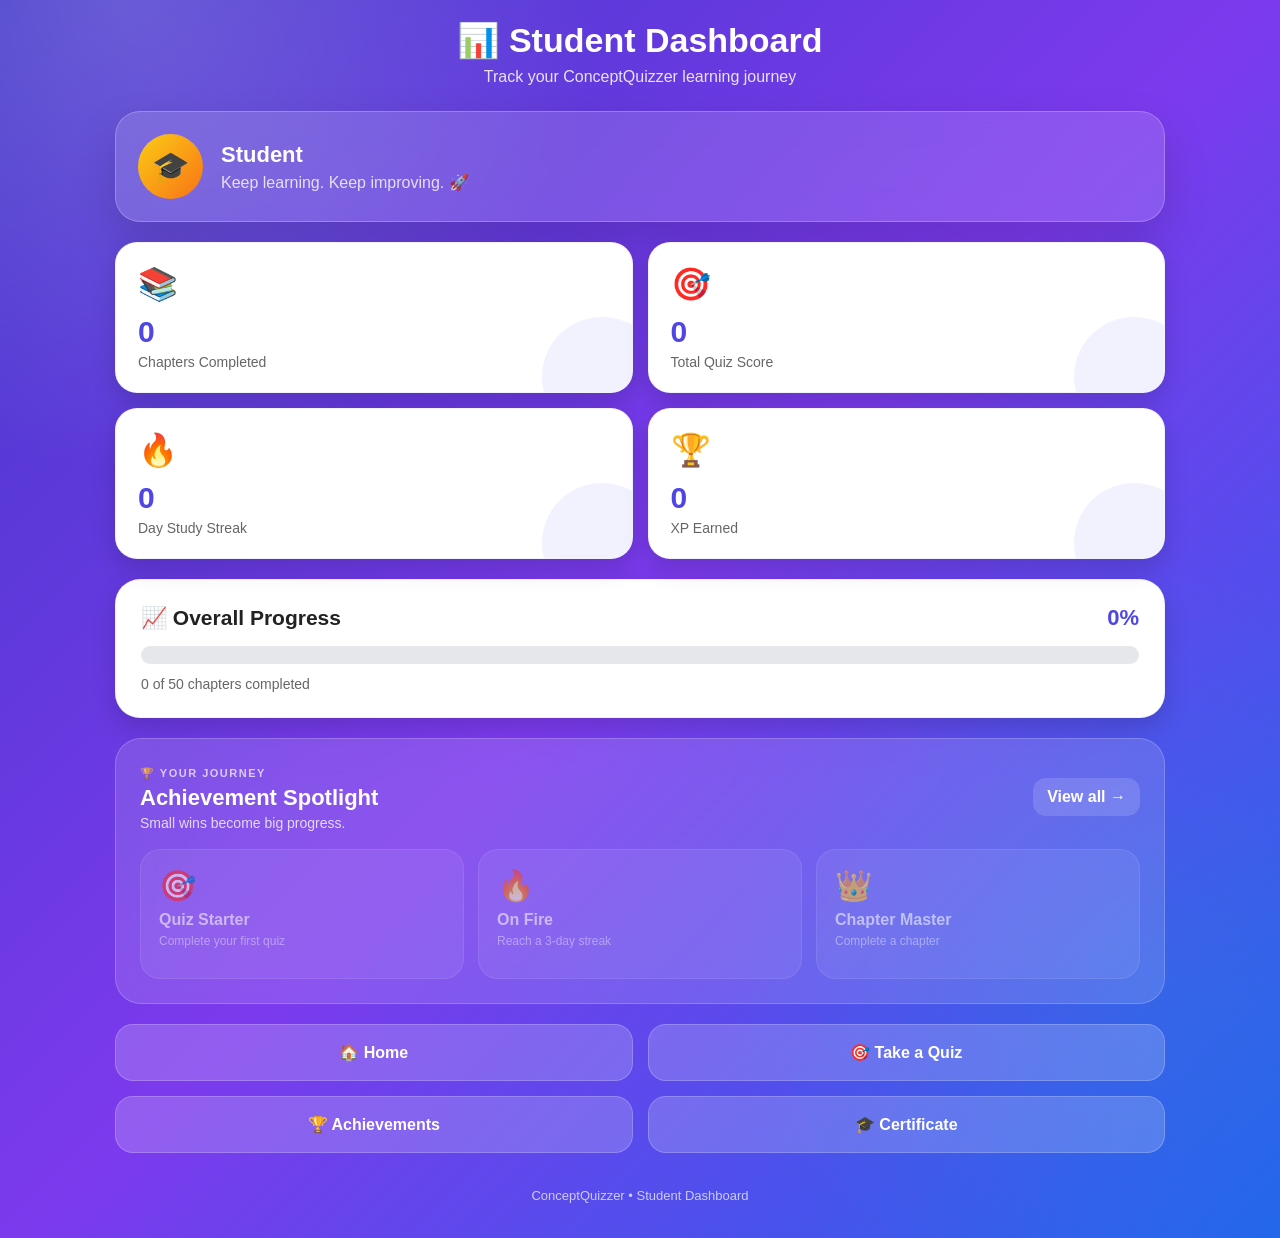
<file: dashboard.html>
<!DOCTYPE html>
<html lang="en">
<head>
<meta charset="UTF-8">
<meta name="viewport" content="width=device-width, initial-scale=1.0">

<title>Student Dashboard | ConceptQuizzer</title>

<style>
* {
    box-sizing: border-box;
    margin: 0;
    padding: 0;
}

body {
    font-family: Arial, sans-serif;
    min-height: 100vh;
    background: linear-gradient(135deg, #4f46e5, #7c3aed, #9333ea);
    color: white;
    padding: 20px;
}

.container {
    width: 100%;
    max-width: 900px;
    margin: auto;
}

/* HEADER */

.header {
    text-align: center;
    margin-bottom: 25px;
}

.header h1 {
    font-size: 34px;
    margin-bottom: 8px;
}

.header p {
    font-size: 16px;
    opacity: 0.85;
}

/* PROFILE */

.profile {
    background: rgba(255,255,255,0.14);
    backdrop-filter: blur(15px);
    border: 1px solid rgba(255,255,255,0.2);
    border-radius: 25px;
    padding: 22px;
    margin-bottom: 20px;
    display: flex;
    align-items: center;
    gap: 18px;
}

.avatar {
    width: 65px;
    height: 65px;
    border-radius: 50%;
    background: linear-gradient(135deg,#facc15,#f97316);
    display: flex;
    justify-content: center;
    align-items: center;
    font-size: 30px;
    flex-shrink: 0;
}

.profile h2 {
    font-size: 22px;
}

.profile p {
    opacity: 0.8;
    margin-top: 5px;
}

/* STATS */

.stats {
    display: grid;
    grid-template-columns: repeat(2, 1fr);
    gap: 15px;
    margin-bottom: 20px;
}

.stat {
    background: white;
    color: #222;
    border-radius: 22px;
    padding: 22px;
    min-height: 150px;
    box-shadow: 0 10px 25px rgba(0,0,0,0.15);
}

.statIcon {
    font-size: 32px;
    margin-bottom: 12px;
}

.statValue {
    font-size: 30px;
    font-weight: bold;
    color: #4f46e5;
}

.statTitle {
    margin-top: 5px;
    color: #666;
    font-size: 14px;
}

/* PROGRESS */

.progressCard {
    background: white;
    color: #222;
    border-radius: 25px;
    padding: 25px;
    margin-bottom: 20px;
    box-shadow: 0 10px 25px rgba(0,0,0,0.15);
}

.progressHeader {
    display: flex;
    justify-content: space-between;
    align-items: center;
    margin-bottom: 15px;
}

.progressHeader h2 {
    font-size: 21px;
}

.progressPercent {
    font-size: 22px;
    font-weight: bold;
    color: #4f46e5;
}

.progressBar {
    width: 100%;
    height: 18px;
    background: #e5e7eb;
    border-radius: 20px;
    overflow: hidden;
}

.progressFill {
    height: 100%;
    width: 0%;
    background: linear-gradient(90deg,#4f46e5,#9333ea);
    border-radius: 20px;
    transition: width 0.8s ease;
}

.progressText {
    margin-top: 12px;
    color: #666;
    font-size: 14px;
}

/* QUICK ACTIONS */

.actions {
    display: grid;
    grid-template-columns: repeat(2, 1fr);
    gap: 15px;
    margin-bottom: 20px;
}

.actionBtn {
    border: none;
    border-radius: 18px;
    padding: 18px;
    font-size: 16px;
    font-weight: bold;
    cursor: pointer;
    color: white;
    background: rgba(255,255,255,0.18);
    border: 1px solid rgba(255,255,255,0.2);
    transition: 0.2s;
}

.actionBtn:active {
    transform: scale(0.97);
}

/* FOOTER */

.footer {
    text-align: center;
    opacity: 0.7;
    font-size: 13px;
    padding: 15px;
}

/* MOBILE */

@media(max-width:600px) {

    body {
        padding: 14px;
    }

    .header h1 {
        font-size: 28px;
    }

    .stats {
        grid-template-columns: 1fr 1fr;
    }

    .stat {
        padding: 17px;
        min-height: 135px;
    }

    .statValue {
        font-size: 25px;
    }

    .actions {
        grid-template-columns: 1fr;
    }
}

/* ===== PREMIUM DASHBOARD ===== */
body{
  background:
    radial-gradient(circle at 10% 0%,rgba(255,255,255,.18),transparent 28%),
    radial-gradient(circle at 90% 80%,rgba(6,182,212,.14),transparent 28%),
    linear-gradient(135deg,#4338ca,#7c3aed,#2563eb);
}
.container{max-width:1050px}
.profile{
  border:1px solid rgba(255,255,255,.24);
  box-shadow:0 20px 45px rgba(0,0,0,.15);
}
.stat{
  position:relative;overflow:hidden;
  border:1px solid rgba(91,92,240,.08);
  transition:.3s;
}
.stat:hover{transform:translateY(-6px);box-shadow:0 20px 40px rgba(0,0,0,.18)}
.stat::after{
  content:"";
  position:absolute;right:-30px;bottom:-45px;
  width:120px;height:120px;border-radius:50%;
  background:rgba(91,92,240,.08);
}
.progressCard{border:1px solid rgba(91,92,240,.08)}
.achievementSpotlight{
  background:rgba(255,255,255,.13);
  border:1px solid rgba(255,255,255,.20);
  backdrop-filter:blur(16px);
  border-radius:26px;padding:24px;margin-bottom:20px;
}
.spotlightHead{
  display:flex;justify-content:space-between;align-items:center;gap:16px;margin-bottom:18px
}
.spotlightHead h2{font-size:22px;margin:4px 0}
.spotlightHead p{opacity:.78;font-size:14px}
.spotlightHead a{
  color:white;text-decoration:none;font-weight:800;
  padding:10px 14px;border-radius:13px;background:rgba(255,255,255,.14)
}
.miniLabel{font-size:11px;letter-spacing:1.5px;font-weight:800;opacity:.7}
.spotlightGrid{display:grid;grid-template-columns:repeat(3,1fr);gap:14px}
.spotlightBadge{
  min-height:130px;border-radius:20px;padding:18px;
  background:rgba(255,255,255,.12);
  border:1px solid rgba(255,255,255,.15);
  font-size:30px;
}
.spotlightBadge strong{display:block;font-size:16px;margin-top:8px}
.spotlightBadge span{display:block;font-size:12px;opacity:.72;margin-top:5px}
@media(max-width:700px){
  .spotlightGrid{grid-template-columns:1fr}
  .spotlightHead{align-items:flex-start}
}

</style>
</head>

<body>

<div class="container">

    <div class="header">
        <h1>📊 Student Dashboard</h1>
        <p>Track your ConceptQuizzer learning journey</p>
    </div>

    <!-- PROFILE -->

    <div class="profile">

        <div class="avatar">
            🎓
        </div>

        <div>
            <h2 id="studentName">Student</h2>
            <p>Keep learning. Keep improving. 🚀</p>
        </div>

    </div>

    <!-- STAT CARDS -->

    <div class="stats">

        <div class="stat">

            <div class="statIcon">
                📚
            </div>

            <div
                class="statValue"
                id="chaptersCompleted">
                0
            </div>

            <div class="statTitle">
                Chapters Completed
            </div>

        </div>


        <div class="stat">

            <div class="statIcon">
                🎯
            </div>

            <div
                class="statValue"
                id="quizScore">
                0
            </div>

            <div class="statTitle">
                Total Quiz Score
            </div>

        </div>


        <div class="stat">

            <div class="statIcon">
                🔥
            </div>

            <div
                class="statValue"
                id="studyStreak">
                0
            </div>

            <div class="statTitle">
                Day Study Streak
            </div>

        </div>


        <div class="stat">

            <div class="statIcon">
                🏆
            </div>

            <div
                class="statValue"
                id="totalXP">
                0
            </div>

            <div class="statTitle">
                XP Earned
            </div>

        </div>

    </div>


    <!-- OVERALL PROGRESS -->

    <div class="progressCard">

        <div class="progressHeader">

            <h2>📈 Overall Progress</h2>

            <div
                class="progressPercent"
                id="progressPercent">
                0%
            </div>

        </div>

        <div class="progressBar">

            <div
                class="progressFill"
                id="progressFill">
            </div>

        </div>

        <div
            class="progressText"
            id="progressText">
            0 chapters completed
        </div>

    </div>


    <!-- QUICK ACTIONS -->

    <section class="achievementSpotlight">
        <div class="spotlightHead">
            <div>
                <span class="miniLabel">🏆 YOUR JOURNEY</span>
                <h2>Achievement Spotlight</h2>
                <p>Small wins become big progress.</p>
            </div>
            <a href="achievements.html">View all →</a>
        </div>
        <div class="spotlightGrid">
            <div class="spotlightBadge" id="dashBadge1">🎯<strong>Quiz Starter</strong><span>Complete your first quiz</span></div>
            <div class="spotlightBadge" id="dashBadge2">🔥<strong>On Fire</strong><span>Build a study streak</span></div>
            <div class="spotlightBadge" id="dashBadge3">👑<strong>Chapter Master</strong><span>Complete a chapter</span></div>
        </div>
    </section>

    <div class="actions">
        <button class="actionBtn" onclick="goHome()">🏠 Home</button>
        <button class="actionBtn" onclick="openQuiz()">🎯 Take a Quiz</button>
        <button class="actionBtn" onclick="location.href='achievements.html'">🏆 Achievements</button>
        <button class="actionBtn" onclick="location.href='certificate.html'">🎓 Certificate</button>
    </div>


    <div class="footer">
        ConceptQuizzer • Student Dashboard
    </div>

</div>


<script>

/* =========================================
   CONFIGURATION
========================================= */

/*
   Change this number when your full chapter
   database is finalized.
*/
const TOTAL_CHAPTERS = 50;


/* =========================================
   SAFE NUMBER
========================================= */

function getNumber(keys) {

    for (const key of keys) {

        const value = localStorage.getItem(key);

        if (value !== null && value !== "") {

            const number = Number(value);

            if (!Number.isNaN(number)) {
                return number;
            }
        }
    }

    return 0;
}


/* =========================================
   CHAPTERS COMPLETED
========================================= */

function getCompletedChapters() {

    const directValue = getNumber([
        "cq-chapters-completed",
        "chaptersCompleted",
        "completedChapters",
        "totalChaptersCompleted"
    ]);

    if (directValue > 0) {
        return directValue;
    }


    /*
       Also detect chapter completion keys
       if they are stored individually.
    */

    let count = 0;

    for (let i = 0; i < localStorage.length; i++) {

        const key = localStorage.key(i);

        if (!key) continue;

        const lower = key.toLowerCase();

        if (
            lower.includes("chapter-completed") ||
            lower.includes("chapter_completed") ||
            lower.includes("chaptercomplete") ||
            lower.includes("completed-chapter")
        ) {

            const value = localStorage.getItem(key);

            if (
                value === "true" ||
                value === "1" ||
                value === "completed"
            ) {
                count++;
            }
        }
    }

    return count;
}


/* =========================================
   QUIZ SCORE
========================================= */

function getQuizScore() {

    return getNumber([
        "cq-total-quiz-score",
        "totalQuizScore",
        "quizScore",
        "totalScore"
    ]);
}


/* =========================================
   XP
========================================= */

function getXP() {

    return getNumber([
        "cq-total-xp",
        "totalXP",
        "xp",
        "cq-xp"
    ]);
}


/* =========================================
   STUDY STREAK
========================================= */

function getStudyStreak() {

    return getNumber([
        "cq-study-streak",
        "studyStreak",
        "streak",
        "currentStreak"
    ]);
}


/* =========================================
   STUDENT NAME
========================================= */

function getStudentName() {

    const names = [
        "cq-student-name",
        "studentName",
        "userName",
        "username",
        "name"
    ];

    for (const key of names) {

        const value = localStorage.getItem(key);

        if (value && value.trim()) {
            return value.trim();
        }
    }

    return "Student";
}


/* =========================================
   UPDATE DASHBOARD
========================================= */

function updateDashboard() {

    const chapters = getCompletedChapters();

    const score = getQuizScore();

    const streak = getStudyStreak();

    const xp = getXP();


    document.getElementById(
        "studentName"
    ).textContent = getStudentName();


    document.getElementById(
        "chaptersCompleted"
    ).textContent = chapters;


    document.getElementById(
        "quizScore"
    ).textContent = score;


    document.getElementById(
        "studyStreak"
    ).textContent = streak;


    document.getElementById(
        "totalXP"
    ).textContent = xp;


    /* Overall progress */

    let percentage = 0;

    if (TOTAL_CHAPTERS > 0) {

        percentage =
            Math.round(
                (chapters / TOTAL_CHAPTERS) * 100
            );
    }

    percentage = Math.max(
        0,
        Math.min(100, percentage)
    );


    document.getElementById(
        "progressPercent"
    ).textContent =
        percentage + "%";


    document.getElementById(
        "progressFill"
    ).style.width =
        percentage + "%";


    document.getElementById(
        "progressText"
    ).textContent =
        chapters +
        " of " +
        TOTAL_CHAPTERS +
        " chapters completed";
}


/* =========================================
   NAVIGATION
========================================= */

function goHome() {

    window.location.href = "index.html";
}


function openQuiz() {

    window.location.href = "quiz.html";
}


/* =========================================
   INITIALIZE
========================================= */

updateDashboard();


/*
   Automatically refresh dashboard when
   returning to the page.
*/

window.addEventListener(
    "pageshow",
    updateDashboard
);

window.addEventListener(
    "storage",
    updateDashboard
);


/* ===== PREMIUM ACHIEVEMENT SPOTLIGHT ===== */
function refreshAchievementSpotlight(){
  const xp = Number(localStorage.getItem("cq-xp") || 0);
  const streak = Number(localStorage.getItem("cq-study-streak") || 0);
  const chapters = Number(localStorage.getItem("cq-chapters-completed") || 0);
  const quizzes = Number(localStorage.getItem("cq-quiz-count") || 0);

  const set = (id, unlocked, title, lockedText) => {
    const el=document.getElementById(id);
    if(!el) return;
    el.style.opacity=unlocked?"1":".58";
    const s=el.querySelector("strong"), p=el.querySelector("span");
    if(s) s.textContent=title;
    if(p) p.textContent=unlocked?"Unlocked ✓":lockedText;
  };
  set("dashBadge1", quizzes>=1, "Quiz Starter", "Complete your first quiz");
  set("dashBadge2", streak>=3, "On Fire", "Reach a 3-day streak");
  set("dashBadge3", chapters>=1, "Chapter Master", "Complete a chapter");
}
refreshAchievementSpotlight();
window.addEventListener("storage", refreshAchievementSpotlight);

</script>

</body>
  </html>
</file>
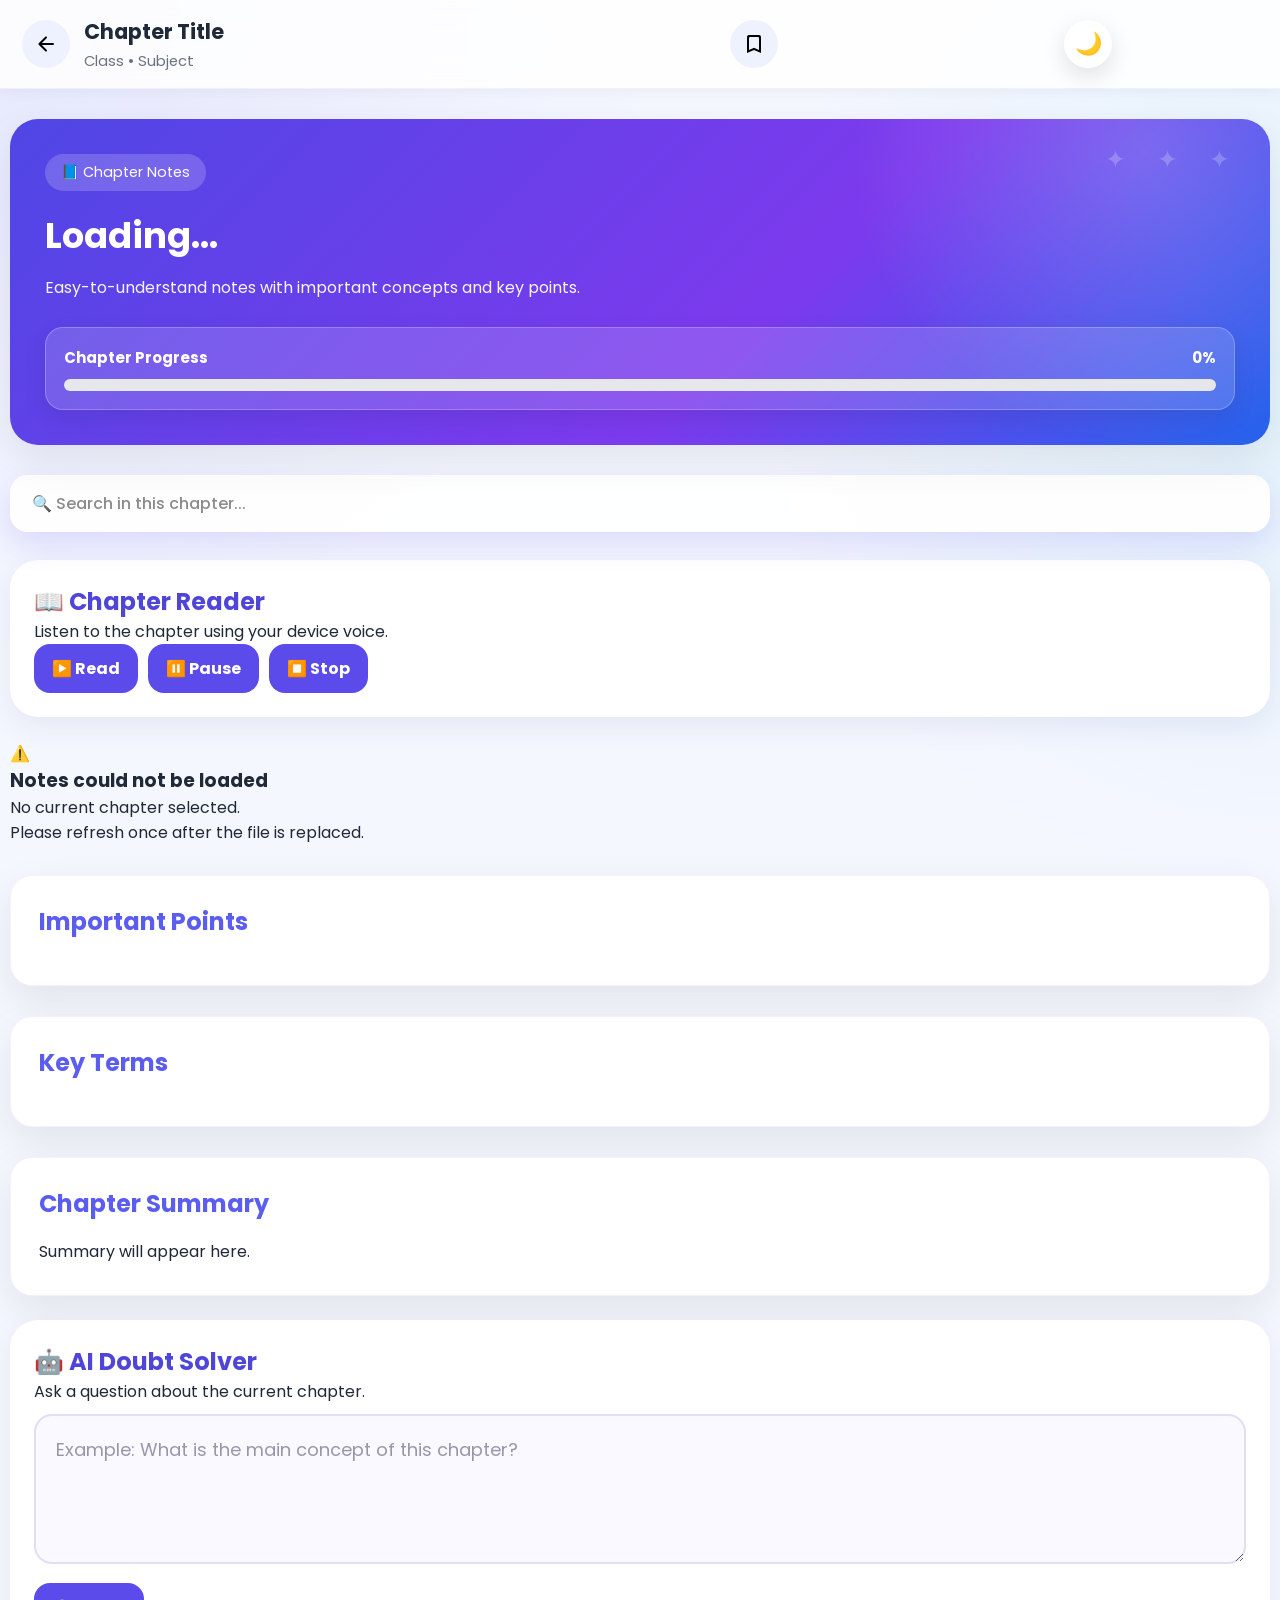
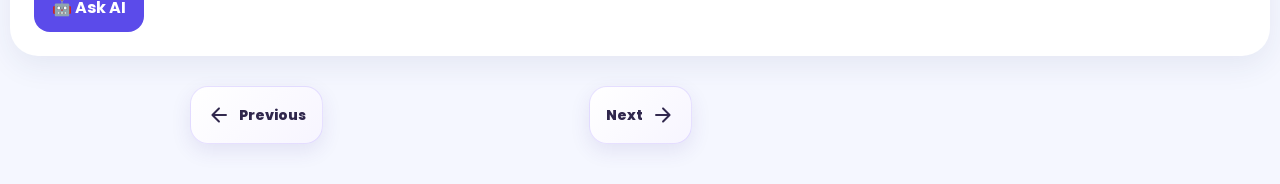
<file: notes.html>
<!DOCTYPE html>
<html lang="en">

<head>

<meta charset="UTF-8">

<meta
name="viewport"
content="width=device-width, initial-scale=1.0">

<title>

Concept Quizzer • Notes

</title>

<link
rel="preconnect"
href="https://fonts.googleapis.com">

<link
rel="preconnect"
href="https://fonts.gstatic.com"
crossorigin>

<link
href="https://fonts.googleapis.com/css2?family=Poppins:wght@300;400;500;600;700;800&display=swap"
rel="stylesheet">

<link
href="https://fonts.googleapis.com/icon?family=Material+Icons+Round"
rel="stylesheet">

<link
rel="stylesheet"
href="css/notes.css">


<style>
.readerCard,.aiCard{
  background:#fff;border-radius:28px;padding:24px;margin:24px 0;
  box-shadow:0 10px 30px rgba(40,45,100,.08)
}
.readerCard h2,.aiCard h2{margin-top:0;color:#4f46d9}
.readerControls{display:flex;flex-wrap:wrap;gap:10px}
.readerControls button,.aiCard button{
  border:0;border-radius:16px;padding:12px 18px;
  font:inherit;font-weight:700;cursor:pointer;
  background:#5b4bea;color:#fff
}
.aiCard textarea{
  width:100%;box-sizing:border-box;resize:vertical;
  border:1px solid #ddd;border-radius:16px;padding:14px;
  font:inherit;margin:10px 0 12px
}
.aiCard .answerBox{
  margin-top:16px;padding:16px;border-radius:18px;background:#f6f5ff
}
</style>

</head>

<body>

<header
class="topBar">

<button
id="backButton"
class="iconButton">

<span
class="material-icons-round">

arrow_back

</span>

</button>

<div
class="titleArea">

<h2
id="chapterTitle">

Chapter Title

</h2>

<p
id="chapterPath">

Class • Subject

</p>

</div>

<button
id="bookmarkButton"
class="iconButton">

<span
class="material-icons-round">

bookmark_border

</span>

</button>

  <button id="themeToggle" class="themeBtn">🌙</button>
  
</header>

<main
class="notesContainer">

<section
class="heroCard">

<span
class="chapterBadge">

📘 Chapter Notes

</span>

<h1
id="notesHeading">

Loading...

</h1>

<p
id="notesDescription">

Easy-to-understand notes with important concepts and key points.

</p>
  
  <div class="progressCard">

  <div class="progressInfo">
    <span>Chapter Progress</span>
    <span id="progressText">0%</span>
  </div>

  <div class="progressBar">
    <div id="progressFill"></div>
  </div>

  </div>

</section>

  <div class="searchBox">
    <input
        type="text"
        id="chapterSearch"
        placeholder="🔍 Search in this chapter..."
    />
  </div>

<section
id="notesContent"
class="notesContent">

<!-- Notes will be loaded here by notes.js -->

</section>

  <section
class="importantBox">

<h2>

Important Points

</h2>

<ul
id="importantPoints">

<!-- Generated by notes.js -->

</ul>

</section>

<section
class="keyTerms">

<h2>

Key Terms

</h2>

<div
id="keyTermsContainer">

<!-- Generated by notes.js -->

</div>

</section>

<section
class="summaryCard">

<h2>

Chapter Summary

</h2>

<p
id="chapterSummary">

Summary will appear here.

</p>

</section>

<div
class="navigationButtons">

<button
id="previousChapter"
class="navButton">

<span
class="material-icons-round">

arrow_back

</span>

Previous

</button>

<button
id="nextChapter"
class="navButton">

Next

<span
class="material-icons-round">

arrow_forward

</span>

</button>

</div>

</main>

<!-- FIXED NOTES SYSTEM -->
<script src="js/chapter-registry.js"></script>
<script src="js/notes.js"></script>
  <script src="js/science-wide-clean-fix.js"></script>
</body>

</html>
</file>
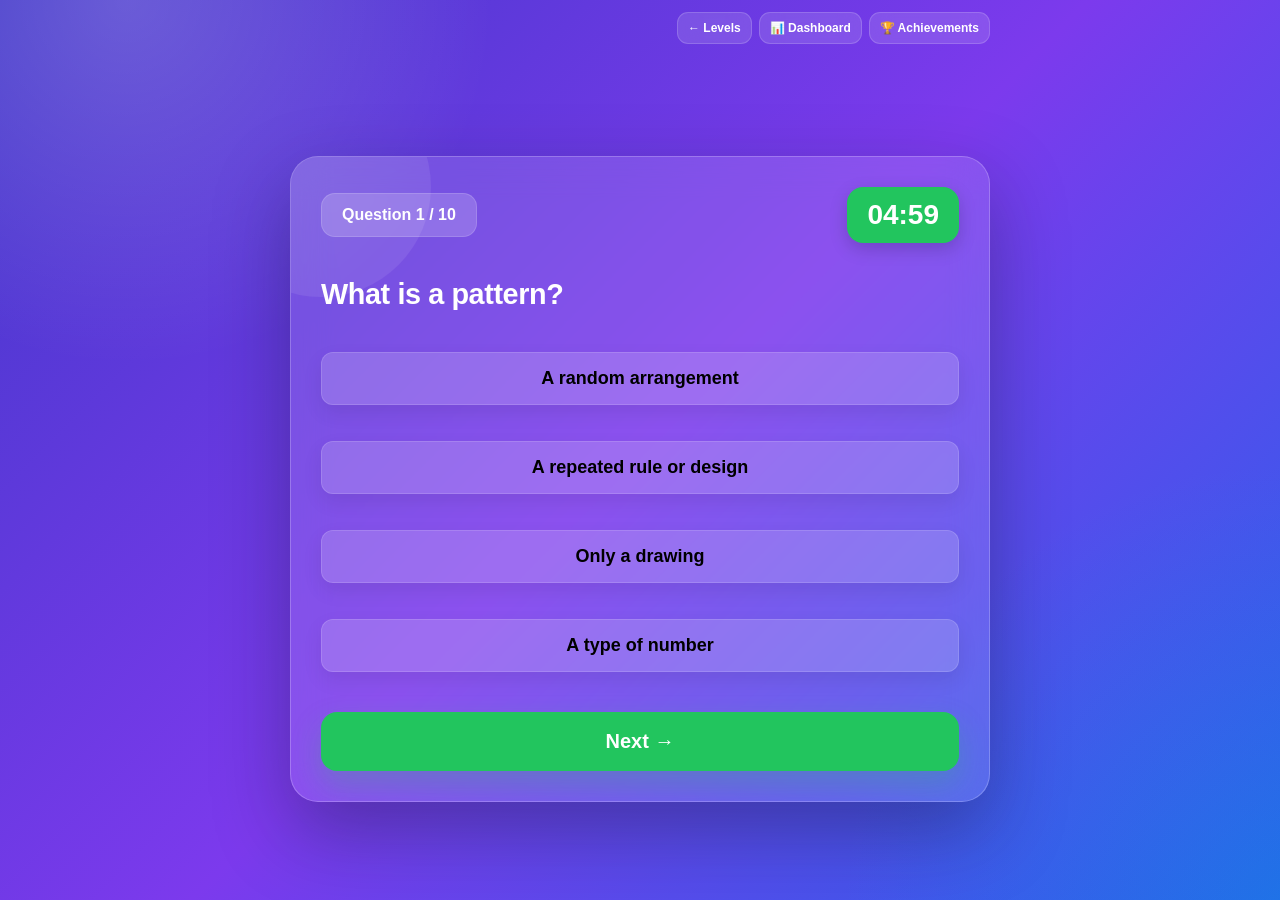
<file: quiz-play.html>
<!DOCTYPE html>
<html lang="en">
<head>
<meta charset="UTF-8">
<meta name="viewport" content="width=device-width,initial-scale=1">
<title>Quiz</title>
<link rel="stylesheet" href="css/quiz-play.css">

<style>
.quizPageShell{width:100%;display:flex;justify-content:center;align-items:center;padding-top:58px}
.quizTopNav{
  position:fixed;top:12px;left:50%;transform:translateX(-50%);z-index:20;
  width:min(700px,calc(100% - 24px));display:flex;justify-content:flex-end;gap:7px
}
.quizTopNav a{
  color:white;text-decoration:none;font-weight:700;font-size:12px;
  padding:8px 10px;border-radius:11px;background:rgba(255,255,255,.13);
  border:1px solid rgba(255,255,255,.16);backdrop-filter:blur(10px)
}
@media(max-width:500px){.quizTopNav{justify-content:center}.quizPageShell{padding-top:66px}}
</style>
</head>
<body>
<div class="quizTopNav">
  <a href="quiz.html">← Levels</a>
  <a href="dashboard.html">📊 Dashboard</a>
  <a href="achievements.html">🏆 Achievements</a>
</div>
<div class="quizPageShell">
<div class="quizBox">
  <div class="topBar">
    <div id="questionNumber">Question 1 / 10</div>
    <div id="timer">05:00</div>
  </div>
  <h2 id="question">Loading...</h2>
  <div id="options"></div>
  <button id="nextBtn">Next →</button>
  <div id="resultScreen" style="display:none;">
    <div class="resultCard">
      <div class="resultIcon">🎉</div>
      <h1 id="resultTitle">Quiz Complete!</h1>
      <p id="resultMessage">Great job!</p>
      <div class="resultStats">
        <div><strong id="resultScore">0/10</strong><span>Score</span></div>
        <div><strong id="resultPercentage">0%</strong><span>Percentage</span></div>
        <div><strong id="resultXP">+0 XP</strong><span>XP Earned</span></div>
      </div>
      <button id="resultButton">Continue →</button>
    </div>
  </div>
</div>
</div>
<script src="js/quizDatabase.js?v=FINAL3"></script>
<script src="js/quiz-play.js?v=FINAL3"></script>
</body>
</html>
</file>
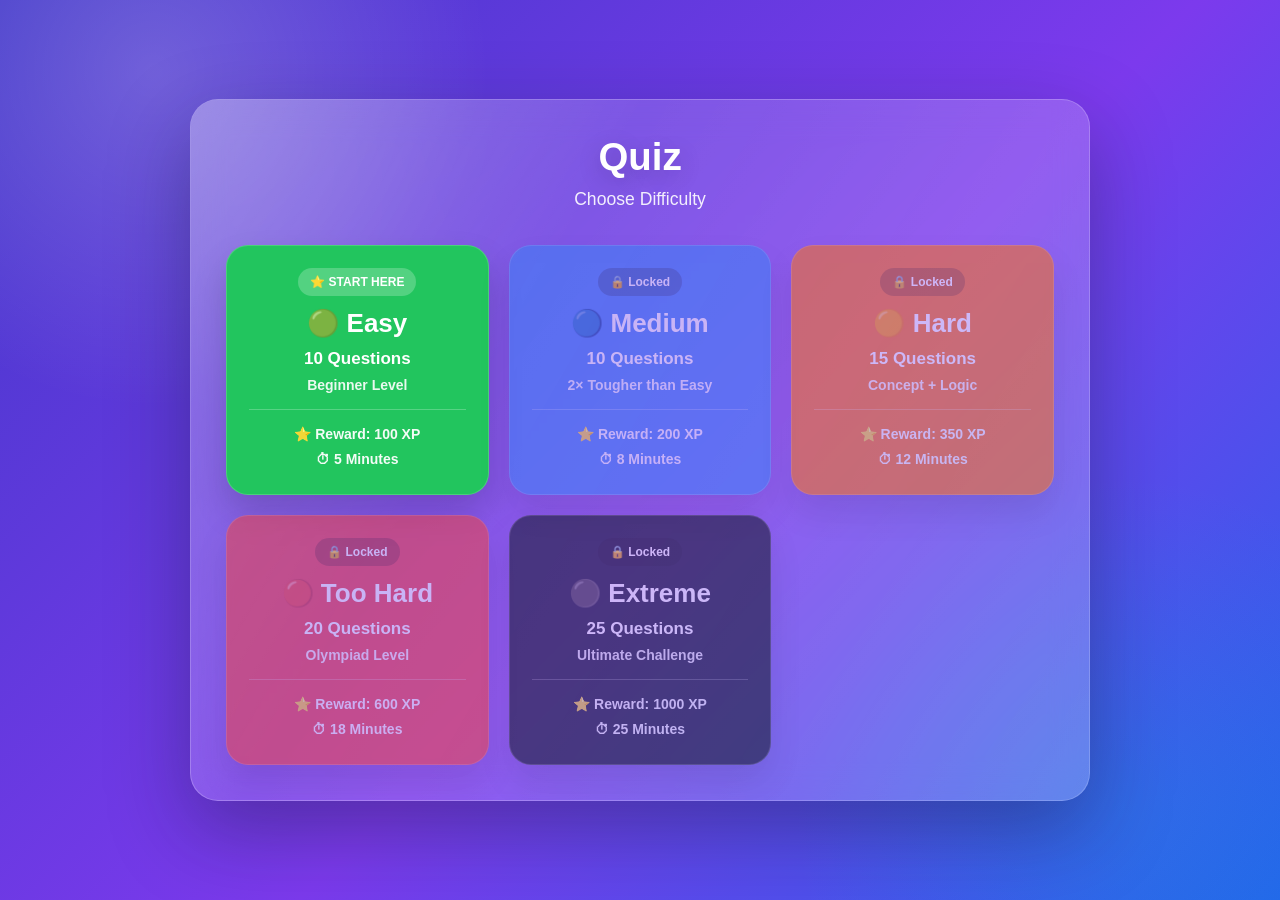
<file: quiz.html>
<!DOCTYPE html>
<html lang="en">
<head>
<meta charset="UTF-8">
<meta name="viewport" content="width=device-width,initial-scale=1.0">
<title>Concept Quizzer - Quiz</title>
<link rel="stylesheet" href="css/quiz.css">
</head>
<body>

<div class="quizContainer">

<h1 id="quizTitle">Quiz </h1>
<p id="quizLevel">Choose Difficulty</p>

<div class="levelGrid">

<button class="level easy" data-level="easy">
  <div class="recommended">⭐ START HERE</div>
  <h2>🟢 Easy</h2>
  <p>10 Questions</p>
  <span>Beginner Level</span>
  <div class="levelInfo">⭐ Reward: 100 XP<br>⏱ 5 Minutes</div>
</button>

<button class="level medium" data-level="medium">
  <h2>🔵 Medium</h2>
  <p>10 Questions</p>
  <span>2× Tougher than Easy</span>
  <div class="levelInfo">⭐ Reward: 200 XP<br>⏱ 8 Minutes</div>
</button>

<button class="level hard" data-level="hard">
  <h2>🟠 Hard</h2>
  <p>15 Questions</p>
  <span>Concept + Logic</span>
  <div class="levelInfo">⭐ Reward: 350 XP<br>⏱ 12 Minutes</div>
</button>

<button class="level tooHard" data-level="tooHard">
  <h2>🔴 Too Hard</h2>
  <p>20 Questions</p>
  <span>Olympiad Level</span>
  <div class="levelInfo">⭐ Reward: 600 XP<br>⏱ 18 Minutes</div>
</button>

<button class="level extreme" data-level="extreme">
  <h2>⚫ Extreme</h2>
  <p>25 Questions</p>
  <span>Ultimate Challenge</span>
  <div class="levelInfo">⭐ Reward: 1000 XP<br>⏱ 25 Minutes</div>
</button>

</div>
</div>

<script src="js/quiz.js"></script>

<script>
(function () {
    "use strict";

    const levels = ["easy", "medium", "hard", "tooHard", "extreme"];

    const buttons = {
        easy: document.querySelector(".level.easy"),
        medium: document.querySelector(".level.medium"),
        hard: document.querySelector(".level.hard"),
        tooHard: document.querySelector(".level.tooHard"),
        extreme: document.querySelector(".level.extreme")
    };

    /*
     * IMPORTANT:
     * Unlocks are PER CHAPTER.
     *
     * Example:
     *   cq-unlocked-lines-and-angles-medium
     *
     * This prevents completing Easy in one chapter from unlocking
     * Medium in every other chapter.
     */
    const rawChapter =
        localStorage.getItem("cq-current-chapter") || "";

    function normalizeChapterKey(key) {
        return String(key || "")
            .toLowerCase()
            .trim()
            .replace(/_/g, "-")
            .replace(/^class\d+-mathematics-/, "")
            .replace(/^class\d+-math-/, "")
            .replace(/^class\d+-/, "")
            .replace(/^\d+-mathematics-/, "")
            .replace(/^\d+-math-/, "")
            .replace(/^\d+-/, "");
    }

    const chapterKey = normalizeChapterKey(rawChapter);

    function scopedUnlockKey(level) {
        return "cq-unlocked-" + chapterKey + "-" + level;
    }

    function scopedCompatKey(level) {
        return "cq-level-unlocked-" + chapterKey + "-" + level;
    }

    function isUnlocked(level) {
        if (level === "easy") return true;

        return (
            localStorage.getItem(scopedUnlockKey(level)) === "true" ||
            localStorage.getItem(scopedCompatKey(level)) === "true"
        );
    }

    function refreshLocks() {
        levels.forEach(function (level) {
            const btn = buttons[level];
            if (!btn) return;

            const unlocked = isUnlocked(level);

            btn.classList.toggle("locked", !unlocked);
            btn.setAttribute("aria-disabled", String(!unlocked));
            btn.disabled = false;

            if (unlocked) {
                btn.style.opacity = "1";
                btn.style.pointerEvents = "auto";
                btn.style.cursor = "pointer";
                btn.style.filter = "none";
            } else {
                btn.style.cursor = "not-allowed";
            }

            let badge = btn.querySelector(".lockBadge");

            if (!unlocked) {
                if (!badge) {
                    badge = document.createElement("div");
                    badge.className = "lockBadge";
                    btn.prepend(badge);
                }
                badge.textContent = "🔒 Locked";
            } else if (badge) {
                badge.remove();
            }
        });
    }

    refreshLocks();

    // Final visual sync after js/quiz.js runs on DOMContentLoaded.
    // This prevents a stale hard-coded 🔒 badge from remaining on an
    // already-unlocked level.
    document.addEventListener("DOMContentLoaded", refreshLocks);

    document.querySelectorAll(".level").forEach(function (btn) {
        btn.addEventListener("click", function (event) {
            event.preventDefault();
            event.stopImmediatePropagation();

            const level = btn.dataset.level;

            if (!isUnlocked(level)) {
                alert(
                    "🔒 Level Locked\n\n" +
                    "Complete the previous level with the required score to unlock this level."
                );
                return;
            }

            localStorage.setItem("cq-selected-level", level);
            window.location.href = "quiz-play.html";
        }, true);
    });

    document.addEventListener("visibilitychange", function () {
        if (!document.hidden) refreshLocks();
    });

    window.addEventListener("storage", refreshLocks);

})();
</script>

</body>
</html>
</file>
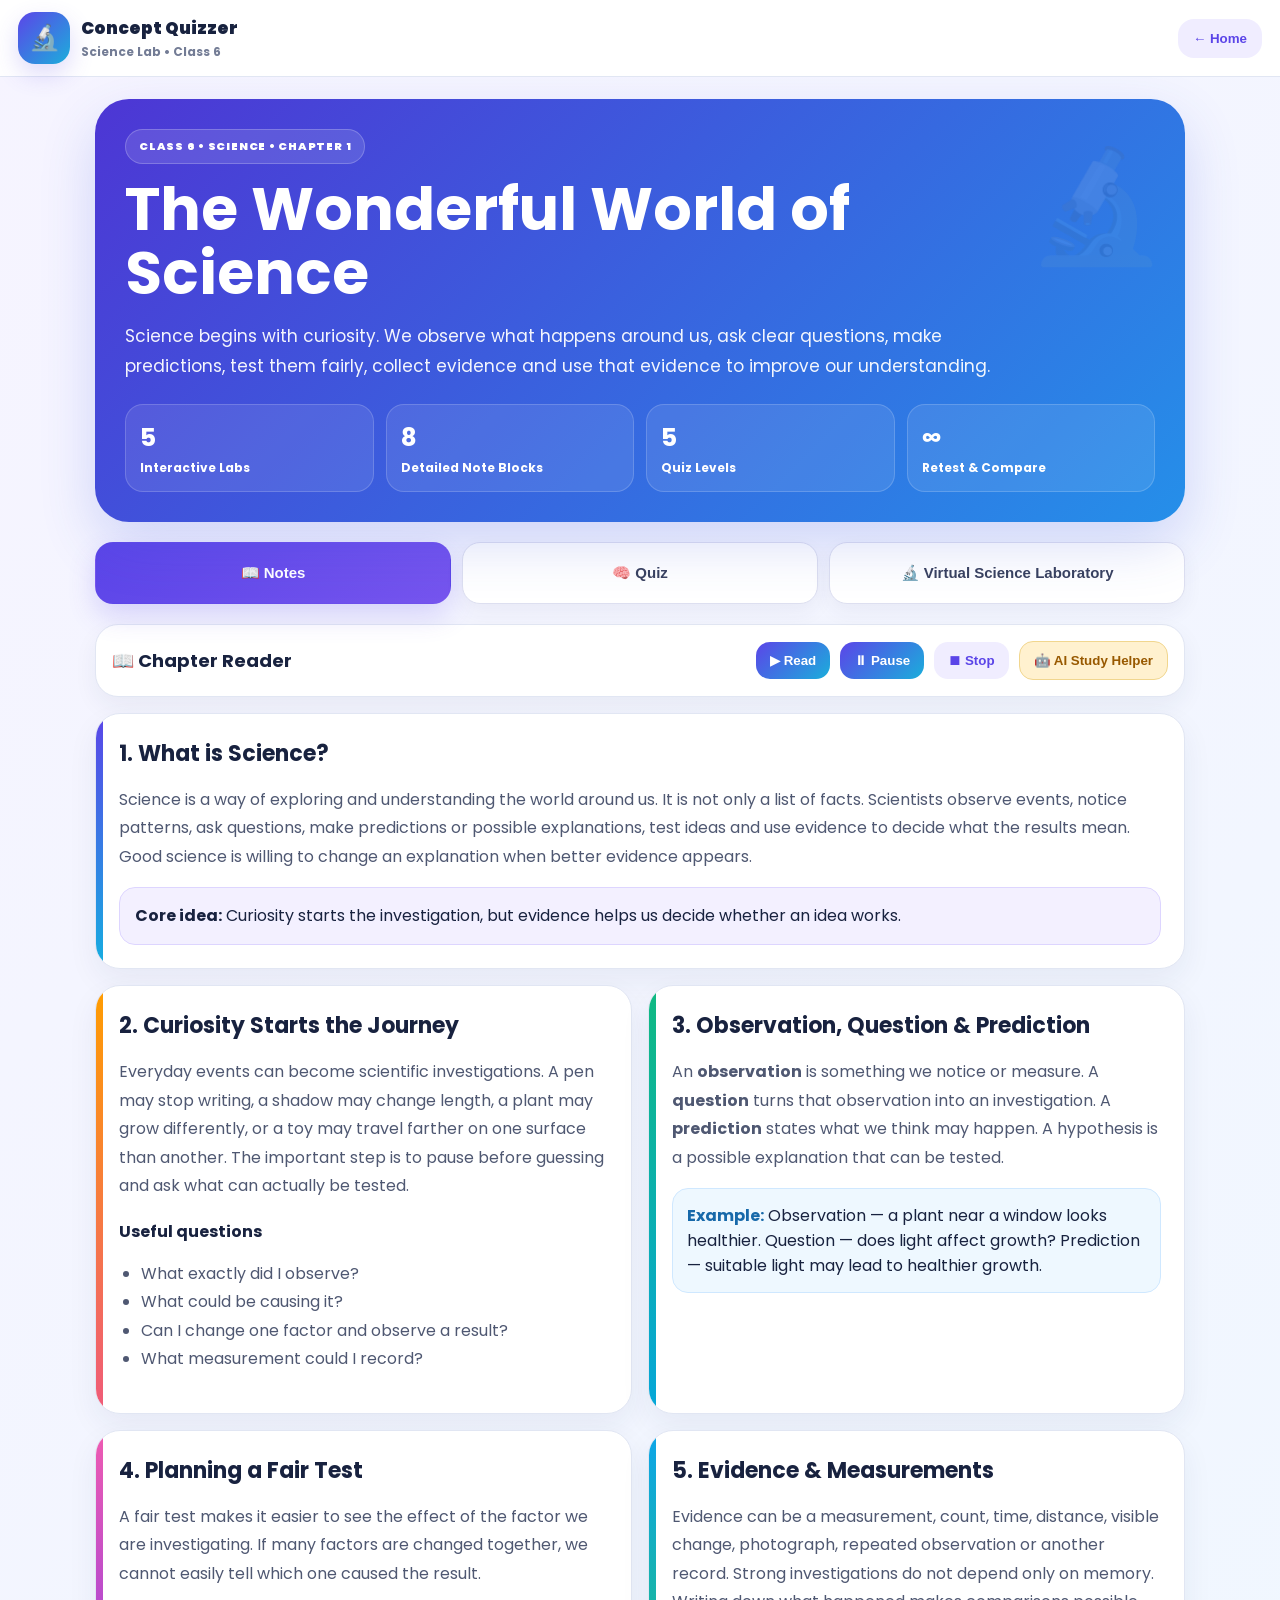
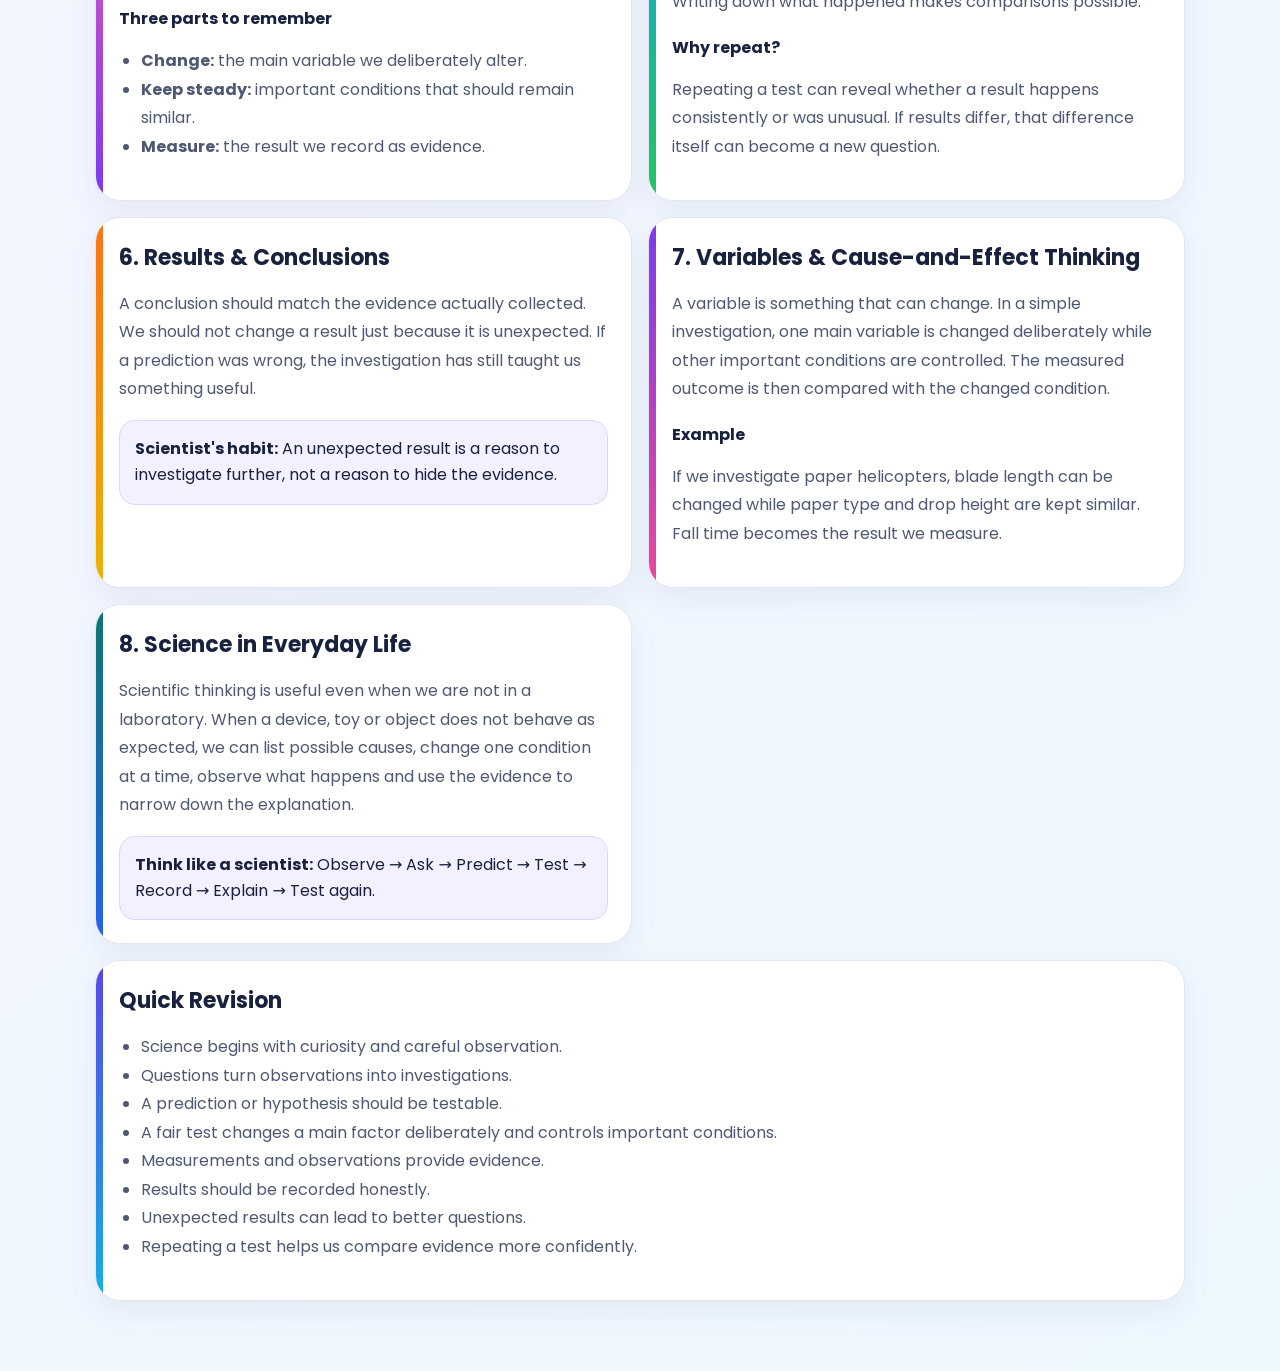
<file: js/chapters/science/class6/the-wonderful-world-of-science.html>
<!doctype html>
<html lang="en">
<head>
<meta charset="utf-8">
<meta name="viewport" content="width=device-width,initial-scale=1">
<title>Concept Quizzer • The Wonderful World of Science</title>
<link rel="preconnect" href="https://fonts.googleapis.com">
<link href="https://fonts.googleapis.com/css2?family=Poppins:wght@400;500;600;700;800;900&display=swap" rel="stylesheet">
<style>
:root{--p:#5b45e8;--q:#159fdb;--ink:#18223f;--muted:#66708a;--bg:#f2f6ff;--line:#e1e6f3;--good:#16b96a;--warn:#f59e0b;--red:#ef5b62}
*{box-sizing:border-box}html{scroll-behavior:smooth}body{margin:0;font-family:Poppins,system-ui,sans-serif;background:linear-gradient(135deg,#f6f4ff,#eef8ff);color:var(--ink)}
header{position:sticky;top:0;z-index:50;background:rgba(255,255,255,.95);backdrop-filter:blur(16px);border-bottom:1px solid var(--line);padding:12px 18px;display:flex;align-items:center;justify-content:space-between}.brand{display:flex;align-items:center;gap:11px;font-weight:900;font-size:17px}.logo{width:52px;height:52px;border-radius:17px;background:linear-gradient(135deg,#5b45e8,#1caedb);display:grid;place-items:center;color:#fff;font-size:25px;box-shadow:0 10px 25px #5b45e833}.brand small{display:block;color:#737c95;font-size:12px;font-weight:700;margin-top:2px}.topbtn{border:0;border-radius:16px;background:#f0edff;color:var(--p);font-weight:900;padding:12px 15px;cursor:pointer}
main{max-width:1120px;margin:auto;padding:22px 15px 70px}.hero{border-radius:34px;padding:30px;background:linear-gradient(135deg,#4d36d4,#258fe9);color:#fff;box-shadow:0 22px 55px rgba(62,83,220,.2);overflow:hidden;position:relative}.hero:after{content:'🔬';position:absolute;right:20px;top:25px;font-size:110px;opacity:.11}.pill{display:inline-flex;padding:8px 13px;border-radius:999px;background:#ffffff1f;border:1px solid #ffffff36;font-size:11px;font-weight:900;letter-spacing:.07em}.hero h1{font-size:clamp(34px,7vw,60px);line-height:1.06;margin:14px 0 10px;max-width:850px}.hero p{font-size:17px;line-height:1.75;max-width:880px;color:#fff;opacity:.94}.stats{display:grid;grid-template-columns:repeat(4,1fr);gap:12px;margin-top:22px}.stat{padding:14px;border-radius:18px;background:#ffffff18;border:1px solid #ffffff2b;font-size:12px;font-weight:700}.stat b{display:block;font-size:25px;margin-bottom:2px}
.nav{display:grid;grid-template-columns:repeat(3,1fr);gap:11px;margin:20px 0}.nav button{border:1px solid #dddff0;background:#fff;border-radius:18px;padding:15px 10px;font-weight:900;color:#39415e;cursor:pointer;box-shadow:0 8px 20px rgba(45,56,100,.06);font-size:15px;min-height:62px}.nav button.active{background:linear-gradient(135deg,#5b45e8,#7655ee);color:#fff;border-color:transparent;box-shadow:0 12px 28px #5b45e833}
.panel{display:none}.panel.active{display:block}.readerBar{background:#fff;border:1px solid var(--line);border-radius:23px;padding:16px;display:flex;gap:10px;flex-wrap:wrap;align-items:center;margin-bottom:16px;box-shadow:0 10px 25px #24305a0f}.readerBar strong{font-size:18px;margin-right:auto}.readerBar button{border:0;border-radius:14px;padding:11px 14px;font-weight:900;cursor:pointer}.reader{background:linear-gradient(135deg,#5b45e8,#1aaedb);color:#fff}.reader.stop{background:#f0edff;color:#5b45e8}.aiButton{background:#fff1cf;color:#985900;border:1px solid #f1d68e!important}.aiPanel{display:none;background:#fff8e7;border:1px solid #f1d68e;border-radius:21px;padding:18px;margin-bottom:16px;box-shadow:0 10px 25px #8d650012}.aiPanel.show{display:block}.aiPanel h3{margin:0 0 7px}.aiPanel p{color:#5c5f6c;line-height:1.7;margin:0 0 12px}
.noteGrid{display:grid;grid-template-columns:repeat(2,minmax(0,1fr));gap:16px}.noteBlock{background:#fff;border:1px solid var(--line);border-radius:25px;padding:23px;box-shadow:0 12px 30px #24305a10;position:relative;overflow:hidden}.noteBlock:before{content:'';position:absolute;left:0;top:0;bottom:0;width:7px;background:linear-gradient(#5b45e8,#15aee0)}.noteBlock:nth-child(2):before{background:linear-gradient(#ff9d00,#ef5b7a)}.noteBlock:nth-child(3):before{background:linear-gradient(#10b981,#06a6d9)}.noteBlock:nth-child(4):before{background:linear-gradient(#ef5bb1,#7c3aed)}.noteBlock:nth-child(5):before{background:linear-gradient(#0ea5e9,#22c55e)}.noteBlock:nth-child(6):before{background:linear-gradient(#f97316,#eab308)}.noteBlock:nth-child(7):before{background:linear-gradient(#7c3aed,#ec4899)}.noteBlock:nth-child(8):before{background:linear-gradient(#0f766e,#2563eb)}.noteBlock.full{grid-column:1/-1}.noteBlock h2{margin:0 0 10px;font-size:22px}.noteBlock h3{margin:18px 0 6px;font-size:16px}.noteBlock p,.noteBlock li{color:#4f5872;line-height:1.78}.noteBlock ul{padding-left:22px}.keyBox{margin-top:14px;padding:15px;border-radius:16px;background:#f3f0ff;border:1px solid #ddd5ff;line-height:1.65}.example{background:#eef8ff;border:1px solid #cfe8ff;border-radius:16px;padding:14px;margin-top:12px}.example b{color:#1769aa}
.quizIntro{background:#fff;border:1px solid var(--line);border-radius:25px;padding:23px;box-shadow:0 12px 30px #24305a10}.quizIntro h2{margin:0 0 7px}.quizIntro p{color:var(--muted);line-height:1.7;margin:0}.levelGrid{display:grid;grid-template-columns:repeat(2,minmax(0,1fr));gap:15px;margin-top:16px}.quizLink{text-decoration:none;color:inherit;display:block}.levelCard{background:#fff;border:1px solid var(--line);border-radius:25px;padding:22px;box-shadow:0 12px 30px #24305a0d;cursor:pointer;transition:.2s}.levelCard:hover{transform:translateY(-4px);box-shadow:0 18px 35px #24305a16}.levelCard h3{margin:0 0 8px;font-size:24px}.levelCard p{margin:0;color:var(--muted);line-height:1.55}.levelCard.easy{border-top:7px solid #20b978}.levelCard.medium{border-top:7px solid #2997e9}.levelCard.hard{border-top:7px solid #f59e0b}.levelCard.toohard{border-top:7px solid #ef6a61}.levelCard.extreme{border-top:7px solid #252a3d}.levelCard .go{display:inline-flex;margin-top:15px;padding:9px 12px;border-radius:12px;background:#f2f4fa;font-size:12px;font-weight:900;color:#4d5670}
.labIntro{background:linear-gradient(135deg,#eafff5,#eef8ff);border:1px solid #d9e9ee;border-radius:25px;padding:22px;margin-bottom:16px}.labIntro h2{margin:0 0 7px}.labIntro p{margin:0;color:#58637b;line-height:1.7}.labList{display:grid;grid-template-columns:repeat(2,minmax(0,1fr));gap:18px}.labCard{background:#fff;border:1px solid var(--line);border-radius:27px;padding:20px;box-shadow:0 14px 32px #24305a10;scroll-margin-top:95px}.labCard.selected{border:2px solid var(--p);box-shadow:0 18px 42px #5b45e82b}.labMeta{font-size:10px;color:#5b45e8;font-weight:900;letter-spacing:.08em;text-transform:uppercase}.labCard h2{margin:8px 0 7px;font-size:25px}.labCard>p{color:var(--muted);line-height:1.7;margin-top:0}.simulation{border:1px solid #dfe4f2;border-radius:21px;background:linear-gradient(180deg,#eef8ff,#faf7ff);padding:12px;margin:15px 0}.simulationTitle{display:flex;align-items:center;justify-content:space-between;gap:8px;font-weight:900;color:#5b45e8;margin-bottom:8px}.simState{font-size:11px;padding:6px 9px;border-radius:999px;background:#fff;color:#69718c;border:1px solid #e3e6f0}.figure{width:100%;height:205px;display:block;border-radius:16px;background:#eaf1fb}.experimentBox{background:#f8f9ff;border:1px solid #e3e6f2;border-radius:21px;padding:16px}.experimentTitle{font-weight:900;font-size:17px;margin-bottom:12px}.predictionTitle{font-size:13px;font-weight:900;color:#47516c;margin-bottom:9px}.predictionGrid{display:grid;grid-template-columns:1fr 1fr;gap:9px}.prediction{border:2px solid #e2e5ef;background:#fff;border-radius:14px;padding:12px;text-align:left;font-weight:800;color:#39415c;cursor:pointer;transition:.18s}.prediction:hover{border-color:#8a78ee;transform:translateY(-1px)}.prediction.selected{border-color:#5b45e8;background:#f1efff;box-shadow:0 0 0 3px #5b45e815}.playBtn{width:100%;border:0;border-radius:15px;padding:14px;background:linear-gradient(135deg,#16b96a,#0eaa88);color:#fff;font-weight:900;cursor:pointer;margin-top:13px;font-size:16px;box-shadow:0 9px 20px #16b96a30}.playBtn:disabled{opacity:.45;cursor:not-allowed;box-shadow:none}.result{display:none;margin-top:13px;padding:16px;border-radius:17px;background:#eafff3;border:1px solid #a9e8c7;color:#175d3b;line-height:1.7}.result.show{display:block}.result strong{color:#0b7041}.explain{margin-top:8px;padding-top:9px;border-top:1px solid #b9e9cf}.meter{height:10px;background:#e6e8f1;border-radius:999px;overflow:hidden;margin-top:12px}.meter i{display:block;height:100%;width:0;background:linear-gradient(90deg,#5b45e8,#12b5d9);transition:1s}.toast{position:fixed;left:50%;bottom:20px;transform:translateX(-50%) translateY(30px);opacity:0;pointer-events:none;background:#18223f;color:#fff;border-radius:999px;padding:11px 16px;font-size:13px;font-weight:800;transition:.25s;z-index:100}.quizRunner{margin-top:18px;background:linear-gradient(135deg,#5b45e8,#2563eb);border-radius:30px;padding:16px;box-shadow:0 22px 50px #4c55dc30}.quizTop{display:flex;align-items:center;justify-content:space-between;gap:8px;color:#fff;font-weight:900;margin-bottom:12px}.quizBack{border:1px solid #ffffff45;background:#ffffff18;color:#fff;border-radius:13px;padding:10px 12px;font-weight:900;cursor:pointer}.questionCard{background:#fff;border-radius:24px;padding:22px}.quizLevelBadge{display:inline-flex;padding:8px 11px;border-radius:999px;background:#f0edff;color:#5b45e8;font-size:11px;font-weight:900}.questionCard h2{font-size:25px;line-height:1.35;margin:17px 0}.answerOptions{display:grid;gap:10px}.answerOption{border:2px solid #e1e5ef;background:#fff;border-radius:15px;padding:14px;text-align:left;font-weight:700;color:#2e3752;cursor:pointer}.answerOption:hover{border-color:#8b79ee}.answerOption.correct{border-color:#16b96a;background:#eafff3}.answerOption.wrong{border-color:#ef5b62;background:#fff0f0}.answerOption:disabled{cursor:default}.answerFeedback{min-height:24px;margin:12px 0 4px;font-weight:700;color:#58637b;line-height:1.55}.nextQuestion{width:100%;border:0;border-radius:15px;padding:14px;background:linear-gradient(135deg,#16b96a,#0eaa88);color:#fff;font-weight:900;font-size:16px;cursor:pointer}.nextQuestion:disabled{opacity:.45;cursor:not-allowed}.quizResult{background:linear-gradient(135deg,#5b45e8,#2563eb);color:#fff;border-radius:22px;padding:24px;text-align:center}.quizResult h2{font-size:32px;margin:5px 0}.quizResult p{opacity:.9;line-height:1.6}.quizResult button{border:0;border-radius:14px;padding:12px 16px;font-weight:900;cursor:pointer;color:#5b45e8}.toast.show{opacity:1;transform:translateX(-50%) translateY(0)}
@keyframes floatDown{0%{transform:translateY(-35px) rotate(-8deg);opacity:.4}50%{transform:translateY(5px) rotate(4deg);opacity:1}100%{transform:translateY(30px) rotate(-3deg);opacity:.9}}@keyframes grow{0%{transform:scaleY(.5);transform-origin:bottom}100%{transform:scaleY(1);transform-origin:bottom}}@keyframes cart{0%{transform:translateX(0)}100%{transform:translateX(115px)}}@keyframes inkPulse{0%{transform:scaleX(.3);transform-origin:left}100%{transform:scaleX(1);transform-origin:left}}
.animate-drop{animation:floatDown 1.2s ease-in-out}.animate-grow{animation:grow 1.3s ease-out}.animate-cart{animation:cart 1.2s ease-in-out}.animate-ink{animation:inkPulse .9s ease-out}
@media(max-width:760px){.stats,.levelGrid,.labList,.noteGrid{grid-template-columns:1fr}.noteBlock.full{grid-column:auto}.nav{grid-template-columns:1fr 1fr 1fr}.nav button{font-size:13px}.predictionGrid{grid-template-columns:1fr}.hero{padding:25px 20px}.hero:after{font-size:75px}.readerBar strong{width:100%}.figure{height:190px}}

/* Math-style ConceptQizzer quiz + laboratory figure upgrade */
#levels{display:none;margin-top:18px}#levels.show{display:block}.level{width:100%;display:flex;align-items:center;gap:12px;text-align:left;background:white;border:1px solid var(--line);padding:14px;margin:9px 0;border-radius:14px;cursor:pointer}.level i{font-style:normal;font-size:25px}.level div{flex:1}.level small{display:block;color:var(--muted);margin-top:3px}
#quiz{display:none}#quiz.active{display:block;background:#fff;border:1px solid var(--line);border-radius:18px;padding:22px;margin-top:18px;box-shadow:0 5px 20px #0f172a0c}.quizExactTop{display:flex;justify-content:space-between;gap:10px;align-items:center}.timer{background:#fff1f2;color:#be123c;padding:10px 12px;border-radius:12px;font-weight:900}.quizMeta{display:flex;justify-content:space-between;color:var(--muted);margin:16px 0 8px}.quizTrack{height:8px;background:#ede9fe;border-radius:20px;overflow:hidden;margin-bottom:22px}.quizBar{height:100%;background:linear-gradient(90deg,var(--p),#7c3aed)}.quizQ{font-size:22px;line-height:1.5;margin:12px 0 20px}.quizOpts{display:grid;gap:10px}.quizOpt{display:flex;gap:12px;align-items:flex-start;width:100%;text-align:left;border:1px solid var(--line);background:#fff;padding:14px;border-radius:13px;cursor:pointer;font-weight:700;color:var(--ink)}.quizOpt:hover,.quizOpt.sel{border-color:var(--p);background:#f5f3ff}.quizOpt b{min-width:32px;height:32px;display:grid;place-items:center;border-radius:9px;background:#ede9fe;color:#4c3fa1}.quizNav{display:grid;grid-template-columns:1fr 1fr;gap:10px;margin-top:18px}.quizNav button{border:0;border-radius:13px;padding:14px;font-weight:900;cursor:pointer}.quizPrev{background:#eef2f7;color:#334155}.quizNext,.quizSubmit{background:linear-gradient(135deg,var(--p),#7c3aed);color:#fff}.quizNav button:disabled{opacity:.45;cursor:not-allowed}.quizResultBox{background:linear-gradient(135deg,#5b45e8,#2563eb);color:#fff;border-radius:22px;padding:28px;text-align:center}.quizResultBox .scoreBig{font-size:58px;font-weight:900}.quizStats{display:grid;grid-template-columns:repeat(3,1fr);gap:10px;margin:20px 0}.quizStats div{background:#ffffff18;border:1px solid #ffffff2b;padding:14px;border-radius:14px}.certUnlock{background:#ecfdf5;color:#047857;padding:15px;border-radius:13px;margin:18px 0;font-weight:800}.certBox{position:relative;text-align:center;padding:36px 20px;background:white;border:5px double #6d5ce7;border-radius:18px}.certBox h1{font-family:Georgia,serif;color:#1e1b4b;margin:12px}.certStudent{font-family:Georgia,serif;color:var(--p);font-size:30px;border-bottom:2px solid #c4b5fd;display:inline-block;padding:8px 20px}.certGrid{display:grid;grid-template-columns:repeat(3,1fr);gap:10px;margin:25px 0}.certGrid div{background:#f5f3ff;padding:12px;border-radius:11px}
.figure{height:520px;background:#eef4fb;border:1px solid #d7e0ee;box-shadow:inset 0 1px 0 #fff;image-rendering:auto}.figureWrap{overflow:hidden;border-radius:18px}.liveReadout{margin-top:10px;padding:12px 14px;border-radius:14px;background:#ffffff;border:1px solid #dfe6f2;color:#44506a;font-weight:700;line-height:1.55;box-shadow:0 5px 15px #24305a0a}.labCard{overflow:hidden}.labCard .simulation{padding:10px}.measurementLabel{font-family:Arial,sans-serif;font-weight:800}.measurementLine{stroke:#ef4444;stroke-width:2}.dimensionText{font-family:Arial,sans-serif;font-size:15px;font-weight:800;fill:#b91c1c}.partText{font-family:Arial,sans-serif;font-size:14px;font-weight:800;fill:#24324a}.calloutLine{stroke:#475569;stroke-width:1.7;fill:none}.smallText{font-family:Arial,sans-serif;font-size:12px;fill:#64748b}.rulerMark{stroke:#334155;stroke-width:1}.realisticShadow{filter:drop-shadow(0 5px 4px #33415533)}
@media(max-width:700px){.quizStats,.certGrid{grid-template-columns:1fr}.quizQ{font-size:19px}.figure{height:390px.quizNav{grid-template-columns:1fr}.level{padding:13px}.level small{font-size:11px}}

.labCard{padding:26px}.labCard h2{font-size:30px}.simulation{padding:16px}.experimentBox{padding:20px}.control{background:#fff;border:1px solid #dfe5f1;border-radius:16px;padding:14px;margin-top:10px}.control label{display:flex;justify-content:space-between;gap:10px;font-weight:900;color:#33405c;margin-bottom:8px}.control input[type=range]{width:100%;height:12px;accent-color:#5b45e8}.control select{width:100%;padding:12px;border:2px solid #e1e5ef;border-radius:12px;background:#fff;font:inherit;font-weight:700;color:#27314d}.playBtn{min-height:54px;font-size:18px}.replayNote{margin-top:10px;text-align:center;font-size:12px;color:#69728a;font-weight:700}.result.show{animation:resultIn .35s ease}@keyframes resultIn{from{opacity:0;transform:translateY(8px)}to{opacity:1;transform:none}}

/* Final VSL stability + large simulation mode */
html{scroll-behavior:auto!important}body{overflow-x:hidden;overscroll-behavior-y:none}.panel{min-height:0}.labCard{scroll-margin-top:24px}.simulation{padding:18px;overflow:hidden}.figure{height:430px!important;min-height:430px!important;background:#eef5ff;border:1px solid #d7e2f3}.simulation.running{border-color:#16b96a;box-shadow:0 0 0 4px #16b96a16,0 18px 40px #16b96a18}.simulation.running .simulationTitle{color:#07915a}.simulation.running .simState{background:#eafff3;color:#087344;border-color:#a9e8c7}.prediction{min-height:64px}.playBtn{min-height:58px;font-size:18px}.replayNote{font-weight:800;color:#69728a;margin-top:10px}.result.show{animation:resultIn .35s ease}.meter{height:12px}.animate-drop{animation:floatDown 1.8s cubic-bezier(.2,.8,.2,1)!important}.animate-grow{animation:grow 2.1s cubic-bezier(.2,.8,.2,1)!important}.animate-cart{animation:cart 1.8s cubic-bezier(.2,.8,.2,1)!important}.animate-ink{animation:inkPulse 1.5s cubic-bezier(.2,.8,.2,1)!important}
@media(max-width:760px){.figure{height:290px!important;min-height:290px!important}.simulation{padding:12px}.labList{grid-template-columns:1fr}.predictionGrid{grid-template-columns:1fr 1fr}.labCard{padding:16px}}
</style>
</head>
<body>
<header><div class="brand"><div class="logo">🔬</div><div>Concept Quizzer<small>Science Lab • Class 6</small></div></div><button class="topbtn" onclick="location.href='../../../../index.html'">← Home</button></header>
<main>
<section class="hero"><span class="pill">CLASS 6 • SCIENCE • CHAPTER 1</span><h1>The Wonderful World of Science</h1><p>Science begins with curiosity. We observe what happens around us, ask clear questions, make predictions, test them fairly, collect evidence and use that evidence to improve our understanding.</p><div class="stats"><div class="stat"><b>5</b>Interactive Labs</div><div class="stat"><b>8</b>Detailed Note Blocks</div><div class="stat"><b>5</b>Quiz Levels</div><div class="stat"><b>∞</b>Retest & Compare</div></div></section>
<div class="nav"><button class="active" data-tab="notes">📖 Notes</button><button data-tab="quiz">🧠 Quiz</button><button data-tab="lab">🔬 Virtual Science Laboratory</button></div>
<section id="notes" class="panel active">
<div class="readerBar"><strong>📖 Chapter Reader</strong><button class="reader" onclick="speakNotes()">▶ Read</button><button class="reader" onclick="pauseReader()">⏸ Pause</button><button class="reader stop" onclick="stopReader()">⏹ Stop</button><button class="aiButton" onclick="toggleAI()">🤖 AI Study Helper</button></div>
<div id="aiPanel" class="aiPanel"><h3>🤖 AI Study Helper</h3><p id="aiText">Think like a scientist: What did you observe? What question could explain it? What would you change? What would you keep the same? What evidence would convince you?</p><button class="aiButton" onclick="newAIHint()">✨ Another AI Hint</button></div>
<div id="noteText" class="noteGrid">
<article class="noteBlock full"><h2>1. What is Science?</h2><p>Science is a way of exploring and understanding the world around us. It is not only a list of facts. Scientists observe events, notice patterns, ask questions, make predictions or possible explanations, test ideas and use evidence to decide what the results mean. Good science is willing to change an explanation when better evidence appears.</p><div class="keyBox"><b>Core idea:</b> Curiosity starts the investigation, but evidence helps us decide whether an idea works.</div></article>
<article class="noteBlock"><h2>2. Curiosity Starts the Journey</h2><p>Everyday events can become scientific investigations. A pen may stop writing, a shadow may change length, a plant may grow differently, or a toy may travel farther on one surface than another. The important step is to pause before guessing and ask what can actually be tested.</p><h3>Useful questions</h3><ul><li>What exactly did I observe?</li><li>What could be causing it?</li><li>Can I change one factor and observe a result?</li><li>What measurement could I record?</li></ul></article>
<article class="noteBlock"><h2>3. Observation, Question & Prediction</h2><p>An <b>observation</b> is something we notice or measure. A <b>question</b> turns that observation into an investigation. A <b>prediction</b> states what we think may happen. A hypothesis is a possible explanation that can be tested.</p><div class="example"><b>Example:</b> Observation — a plant near a window looks healthier. Question — does light affect growth? Prediction — suitable light may lead to healthier growth.</div></article>
<article class="noteBlock"><h2>4. Planning a Fair Test</h2><p>A fair test makes it easier to see the effect of the factor we are investigating. If many factors are changed together, we cannot easily tell which one caused the result.</p><h3>Three parts to remember</h3><ul><li><b>Change:</b> the main variable we deliberately alter.</li><li><b>Keep steady:</b> important conditions that should remain similar.</li><li><b>Measure:</b> the result we record as evidence.</li></ul></article>
<article class="noteBlock"><h2>5. Evidence & Measurements</h2><p>Evidence can be a measurement, count, time, distance, visible change, photograph, repeated observation or another record. Strong investigations do not depend only on memory. Writing down what happened makes comparisons possible.</p><h3>Why repeat?</h3><p>Repeating a test can reveal whether a result happens consistently or was unusual. If results differ, that difference itself can become a new question.</p></article>
<article class="noteBlock"><h2>6. Results & Conclusions</h2><p>A conclusion should match the evidence actually collected. We should not change a result just because it is unexpected. If a prediction was wrong, the investigation has still taught us something useful.</p><div class="keyBox"><b>Scientist's habit:</b> An unexpected result is a reason to investigate further, not a reason to hide the evidence.</div></article>
<article class="noteBlock"><h2>7. Variables & Cause-and-Effect Thinking</h2><p>A variable is something that can change. In a simple investigation, one main variable is changed deliberately while other important conditions are controlled. The measured outcome is then compared with the changed condition.</p><h3>Example</h3><p>If we investigate paper helicopters, blade length can be changed while paper type and drop height are kept similar. Fall time becomes the result we measure.</p></article>
<article class="noteBlock"><h2>8. Science in Everyday Life</h2><p>Scientific thinking is useful even when we are not in a laboratory. When a device, toy or object does not behave as expected, we can list possible causes, change one condition at a time, observe what happens and use the evidence to narrow down the explanation.</p><div class="keyBox"><b>Think like a scientist:</b> Observe → Ask → Predict → Test → Record → Explain → Test again.</div></article>
<article class="noteBlock full"><h2>Quick Revision</h2><ul><li>Science begins with curiosity and careful observation.</li><li>Questions turn observations into investigations.</li><li>A prediction or hypothesis should be testable.</li><li>A fair test changes a main factor deliberately and controls important conditions.</li><li>Measurements and observations provide evidence.</li><li>Results should be recorded honestly.</li><li>Unexpected results can lead to better questions.</li><li>Repeating a test helps us compare evidence more confidently.</li></ul></article>
</div></section>
<section id="quiz" class="panel">
<div class="quizIntro"><h2>🧠 Chapter Quiz</h2><p>Exactly the same ConceptQizzer-style system as the Mathematics chapters: 25 questions × 4 marks = 100 marks, five difficulty levels, countdown timer, previous/next navigation, submit, result and certificate. You can start the quiz again unlimited times.</p><div class="info"><span>❓ 25 Questions</span><span>🏆 100 Marks</span><span>🎓 60% Certificate</span><span>⏱️ Auto-submit</span><span>♾️ Unlimited Attempts</span></div><button class="btn" type="button" onclick="document.getElementById('levels').classList.toggle('show')">🚀 Choose Quiz Difficulty</button><div id="levels"></div></div>
<div id="quizHost"></div>
</section>
<section id="lab" class="panel"><div class="labIntro"><h2>🔬 Virtual Science Laboratory</h2><p>Choose what you think will happen first. Then press <b>▶ Play Experiment</b>. The simulation runs, the figure animates, and the result appears below with a simple explanation. Change a variable and test again.</p></div><div id="labs" class="labList"></div></section>
</main><div id="toast" class="toast"></div>
<script>
const labs=[
{
 title:'Plant Growth Studio',tag:'Experiment 1 • Light, water & nutrients',
 desc:'Build a fair plant-growth test. Change the conditions, predict the outcome, then watch the plant model visibly respond to your exact settings over a simulated 7 days.',
 predictions:['Healthy growth','Slow growth','Yellowing / weak growth','No visible difference'],
 controls:`<div class="control"><label>Light per day <span id="lightv">8 h</span></label><input id="light" type="range" min="0" max="16" value="8"></div><div class="control"><label>Watering</label><select id="water"><option value="low">Too little</option><option value="balanced" selected>Balanced</option><option value="high">Too much</option></select></div><div class="control"><label>Soil nutrients</label><select id="nutrient"><option value="low">Low</option><option value="balanced" selected>Adequate</option><option value="high">Rich</option></select></div>`,
 figure:()=>plantFigure(),
 run(card){
   const light=+card.querySelector('#light').value, water=card.querySelector('#water').value, nutrient=card.querySelector('#nutrient').value;
   const lightScore=Math.max(0,100-Math.abs(light-10)*8);
   const waterScore={low:42,balanced:100,high:55}[water];
   const nutrientScore={low:52,balanced:92,high:100}[nutrient];
   const health=Math.round(lightScore*.45+waterScore*.3+nutrientScore*.25);
   const growth=+(1.5+health*.065).toFixed(1), height=+(12+growth).toFixed(1);
   const leaves=Math.max(2,Math.round(3+health/18));
   const status=health>=78?'healthy growth':health>=48?'slow growth':'stress / yellowing';
   return {value:health,text:`7-day simulated height: <b>${height} cm</b> • growth: <b>+${growth} cm</b> • health: <b>${health}%</b> • leaves: <b>${leaves}</b>.`,explain:`The model combines ${light} h/day light, ${water} watering and ${nutrient} soil nutrients. These inputs directly control the growth score, so changing them changes the plant height, leaf count and colour.`,data:{light,water,nutrient,health,growth,height,leaves,status}};
 }
},
{
 title:'Ink Flow & Writing Lab',tag:'Experiment 2 • Materials & measurement',
 desc:'Investigate how ink supply and tip condition affect writing. Every setting changes the ink path, visible flow, writing line and final explanation.',
 predictions:['Strong, smooth writing','Weak / broken writing','No useful writing','The result cannot change'],
 controls:`<div class="control"><label>Ink level <span id="inkv">60%</span></label><input id="ink" type="range" min="0" max="100" value="60"></div><div class="control"><label>Tip condition</label><select id="tip"><option value="clear" selected>Clear</option><option value="dry">Dry</option><option value="blocked">Blocked</option></select></div><div class="control"><label>Writing pressure <span id="pressurev">50%</span></label><input id="pressure" type="range" min="10" max="100" value="50"></div>`,
 figure:()=>penFigure(),
 run(card){
   const ink=+card.querySelector('#ink').value, pressure=+card.querySelector('#pressure').value, tip=card.querySelector('#tip').value;
   const tipFactor={clear:1,dry:.62,blocked:.12}[tip];
   const flow=Math.round(Math.min(100,ink*tipFactor*(.55+pressure*.005)));
   const line=flow>=70?'strong and smooth':flow>=35?'light and slightly broken':'very faint / absent';
   return {value:flow,text:`Effective ink flow: <b>${flow}%</b> • expected line: <b>${line}</b> • ink remaining: <b>${ink}%</b>.`,explain:`Ink level (${ink}%), tip (${tip}) and writing pressure (${pressure}%) are all used by the model. A blocked or dry tip reduces transfer to the ball, while pressure changes the contact/flow effect.`,data:{ink,pressure,tip,flow,line}};
 }
},
{
 title:'Paper Helicopter Drop Lab',tag:'Experiment 3 • Air resistance investigation',
 desc:'Release a paper helicopter from the same height. Change blade span and mass and watch the helicopter rotate and fall for a different calculated time.',
 predictions:['It will fall slower','It will fall faster','Mass will make no difference','The result cannot change'],
 controls:`<div class="control"><label>Blade span <span id="bladev">14 cm</span></label><input id="blade" type="range" min="6" max="24" value="14"></div><div class="control"><label>Paper mass <span id="massv">2.0 g</span></label><input id="mass" type="range" min="1" max="8" step="0.5" value="2"></div><div class="control"><label>Drop height <span id="dropv">200 cm</span></label><input id="drop" type="range" min="100" max="300" value="200"></div>`,
 figure:()=>heliFigure(),
 run(card){
   const blade=+card.querySelector('#blade').value,mass=+card.querySelector('#mass').value,drop=+card.querySelector('#drop').value;
   const drag=Math.max(.25,blade/14), gravityFactor=Math.sqrt(drop/200);
   const time=+(1.15+drag*.72-mass*.075).toFixed(2);
   const safeTime=Math.max(.55,Math.min(3.5,time*gravityFactor));
   const rpm=Math.round(95+blade*6-mass*4);
   return {value:safeTime,text:`Drop height: <b>${drop} cm</b> • blade span: <b>${blade} cm</b> • mass: <b>${mass.toFixed(1)} g</b> • fall time: <b>${safeTime.toFixed(2)} s</b> • spin: <b>${rpm} rpm</b>.`,explain:`The model recalculates drag from blade span, weight from mass and travel time from the selected drop height. A new release uses the current values, so changing any control changes the motion.`,data:{blade,mass,drop,time:safeTime,rpm}};
 }
},
{
 title:'Ramp & Cart Motion Lab',tag:'Experiment 4 • Force, slope & friction',
 desc:'Set a ramp angle and surface, then release the cart. The ramp angle, acceleration, travel distance and cart motion all update from the selected values.',
 predictions:['It will travel farther','It will travel a shorter distance','Surface will not matter','Slope will not matter'],
 controls:`<div class="control"><label>Ramp angle <span id="slopev">20°</span></label><input id="slope" type="range" min="5" max="40" value="20"></div><div class="control"><label>Surface</label><select id="surface"><option value="smooth" selected>Smooth</option><option value="rough">Rough</option><option value="carpet">Carpet</option></select></div><div class="control"><label>Cart mass <span id="cartmassv">100 g</span></label><input id="cartmass" type="range" min="50" max="300" value="100"></div>`,
 figure:()=>rampFigure(),
 run(card){
   const slope=+card.querySelector('#slope').value,mass=+card.querySelector('#cartmass').value,surface=card.querySelector('#surface').value;
   const mu={smooth:.18,rough:.38,carpet:.62}[surface];
   const accel=Math.max(0,9.81*(Math.sin(slope*Math.PI/180)-mu*Math.cos(slope*Math.PI/180)));
   const distance=Math.max(0,Math.round(accel*8.5/(1+mass/350)*10)/10);
   const cm=Math.min(180,Math.round(distance*22));
   const time=accel>0?+(Math.sqrt((2*(cm/100))/Math.max(accel,.1))).toFixed(2):'—';
   return {value:Math.min(100,cm/1.8),text:`Angle: <b>${slope}°</b> • surface: <b>${surface}</b> • mass: <b>${mass} g</b> • acceleration: <b>${accel.toFixed(2)} m/s²</b> • travel: <b>${cm} cm</b> • time: <b>${time} s</b>.`,explain:`Increasing the angle increases the downhill component of gravity. Rougher surfaces add more friction, while cart mass changes the model's response. The cart position is recalculated from the current result.`,data:{slope,mass,surface,accel,cm,time}};
 }
},
{
 title:'Ice-Melting Temperature Lab',tag:'Experiment 5 • Temperature & evidence',
 desc:'Compare how temperature and exposed surface affect an ice cube. Run the model repeatedly with different settings and watch the cube visibly shrink and the water level rise.',
 predictions:['It will melt faster','It will melt slower','Temperature will not matter','The result cannot change'],
 controls:`<div class="control"><label>Water temperature <span id="tempv">25°C</span></label><input id="temp" type="range" min="0" max="60" value="25"></div><div class="control"><label>Exposed surface <span id="surfacev">50%</span></label><input id="surface" type="range" min="20" max="100" value="50"></div><div class="control"><label>Time <span id="timev">10 min</span></label><input id="time" type="range" min="1" max="30" value="10"></div>`,
 figure:()=>iceFigure(),
 run(card){
   const temp=+card.querySelector('#temp').value,surface=+card.querySelector('#surface').value,time=+card.querySelector('#time').value;
   const thermal=Math.max(0,(temp-0)/60), meltRate=Math.max(0,thermal*.9*(surface/100));
   const melted=Math.min(100,Math.round(meltRate*time*4.2));
   const cube=Math.max(6,Math.round(42*(1-melted/100)));
   const level=Math.round(12+melted*.12);
   return {value:melted,text:`Temperature: <b>${temp}°C</b> • exposed area: <b>${surface}%</b> • time: <b>${time} min</b> • ice melted: <b>${melted}%</b> • remaining cube: <b>${cube}%</b>.`,explain:`The model uses temperature above the freezing point, exposed surface and elapsed time. Higher temperature, larger exposed area and more time increase the predicted melting, so the visual cube and water level change accordingly.`,data:{temp,surface,time,melted,cube,level}};
 }
}
];
function plantFigure(){return `<svg class="figure" viewBox="0 0 900 440"><defs><linearGradient id="pLeaf" x1="0" x2="1"><stop stop-color="#b7f58c"/><stop offset=".5" stop-color="#39b96b"/><stop offset="1" stop-color="#176b3a"/></linearGradient><linearGradient id="pPot" x1="0" x2="1"><stop stop-color="#8f4426"/><stop offset=".5" stop-color="#dc8b55"/><stop offset="1" stop-color="#783619"/></linearGradient></defs><rect width="900" height="440" rx="24" fill="#f5fbf6"/><circle cx="760" cy="80" r="46" fill="#ffd75a"/><g id="plantVisual"><path id="plantStem" d="M390 315 C370 250 385 185 400 95" fill="none" stroke="#287747" stroke-width="12" stroke-linecap="round"/><path id="leafA" d="M397 185 C325 130 255 145 240 195 C300 220 355 212 397 185Z" fill="url(#pLeaf)" stroke="#19633b" stroke-width="3"/><path id="leafB" d="M392 155 C450 105 530 115 548 170 C490 200 435 192 392 155Z" fill="url(#pLeaf)" stroke="#19633b" stroke-width="3"/><path id="leafC" d="M390 235 C330 205 290 230 288 270 C340 282 375 270 390 235Z" fill="#49c66e" stroke="#19633b" stroke-width="3"/><path d="M315 315 Q350 285 365 255 M395 315 Q425 285 455 250" stroke="#6c4229" stroke-width="6" fill="none"/><path d="M300 315 L480 315 L455 395 Q390 425 325 395Z" fill="url(#pPot)" stroke="#6f351f" stroke-width="4"/><ellipse cx="390" cy="315" rx="90" ry="25" fill="#593923"/><path id="soilLine" d="M315 315 Q390 337 465 315" fill="none" stroke="#3d271b" stroke-width="5"/></g><g id="plantRuler"><rect x="520" y="75" width="38" height="320" rx="5" fill="#f5d76b" stroke="#89691f" stroke-width="3"/><path d="M520 100h25M520 125h18M520 150h18M520 175h25M520 200h18M520 225h18M520 250h25M520 275h18M520 300h18M520 325h25M520 350h18M520 375h18" stroke="#5b4a1b" stroke-width="2"/><text x="570" y="95" class="partText">30 cm ruler</text></g><line id="plantMeasure" x1="400" y1="315" x2="400" y2="95" class="measurementLine"/><text id="plantHeightText" x="410" y="190" class="dimensionText">22 cm plant height</text><path d="M285 195 L95 115" class="calloutLine"/><text x="25" y="110" class="partText">Leaves</text><path d="M395 220 L95 220" class="calloutLine"/><text x="25" y="216" class="partText">Stem</text><path d="M330 335 L95 355" class="calloutLine"/><text x="25" y="360" class="partText">Soil + pot</text><text id="plantModelText" x="570" y="350" class="smallText">7-day model • change the controls</text></svg>`}
function penFigure(){return `<svg class="figure" viewBox="0 0 900 440"><defs><linearGradient id="penBody2" x1="0" x2="1"><stop stop-color="#cbd5e1"/><stop offset=".45" stop-color="#fff"/><stop offset="1" stop-color="#9aa8bc"/></linearGradient><linearGradient id="blueInk2"><stop stop-color="#173cae"/><stop offset="1" stop-color="#58a6ff"/></linearGradient></defs><rect width="900" height="440" rx="24" fill="#f6f9ff"/><ellipse cx="430" cy="300" rx="310" ry="28" fill="#94a3b8" opacity=".22"/><g id="penVisual"><rect x="160" y="170" width="500" height="78" rx="39" fill="url(#penBody2)" stroke="#526174" stroke-width="4"/><rect id="inkReservoir" x="195" y="193" width="360" height="32" rx="16" fill="url(#blueInk2)"/><rect x="535" y="181" width="85" height="56" rx="20" fill="#cbd5e1" stroke="#526174" stroke-width="4"/><path d="M620 181 L720 209 L620 237Z" fill="#b7c0cc" stroke="#475569" stroke-width="4"/><circle id="inkTip" cx="721" cy="209" r="6" fill="#1e293b"/><path d="M205 170 C235 135 275 135 305 170" fill="none" stroke="#718096" stroke-width="7"/><rect x="260" y="150" width="22" height="25" rx="5" fill="#64748b"/><path id="writingLine" d="M185 340 C290 320 420 360 560 335" fill="none" stroke="#1d4ed8" stroke-width="8" stroke-linecap="round" stroke-dasharray="700" stroke-dashoffset="700"/></g><text id="penFlowText" x="170" y="105" class="dimensionText">Effective flow: 60%</text><line x1="160" y1="135" x2="660" y2="135" class="measurementLine"/><text x="370" y="125" class="dimensionText">15 cm pen</text><path d="M620 180 L770 120" class="calloutLine"/><text x="780" y="116" class="partText">Tip + ball</text><path d="M350 170 L90 90" class="calloutLine"/><text x="25" y="85" class="partText">Plastic barrel</text><text id="penModelText" x="610" y="365" class="smallText">Change ink, tip and pressure</text></svg>`}
function heliFigure(){return `<svg class="figure" viewBox="0 0 900 440"><rect width="900" height="440" rx="24" fill="#f7f7ff"/><line x1="450" y1="35" x2="450" y2="400" stroke="#94a3b8" stroke-width="2" stroke-dasharray="8 9"/><g id="heliVisual"><path id="heliBlades" d="M450 130 L210 70 L450 155 L690 70 Z" fill="#eaf2ff" stroke="#5b6b82" stroke-width="4"/><path d="M450 130 L210 70 L235 108 L450 155" fill="#cfe4ff"/><path d="M450 130 L690 70 L665 108 L450 155" fill="#ddd7ff"/><rect x="425" y="150" width="50" height="150" rx="10" fill="#cbd5e1" stroke="#475569" stroke-width="4"/><rect x="430" y="285" width="40" height="50" rx="5" fill="#94a3b8"/></g><line x1="210" y1="50" x2="690" y2="50" class="measurementLine"/><text id="bladeText" x="390" y="38" class="dimensionText">14 cm blade span</text><text id="fallText" x="610" y="385" class="smallText">Ready to release</text><text x="700" y="85" class="partText">Blade</text><text x="700" y="220" class="partText">Paper body</text><text x="700" y="330" class="partText">Drop path</text></svg>`}
function rampFigure(){return `<svg class="figure" viewBox="0 0 900 440"><defs><linearGradient id="ramp2" x1="0" x2="0" y1="0" y2="1"><stop stop-color="#f1f5f9"/><stop offset="1" stop-color="#9aa9bd"/></linearGradient></defs><rect width="900" height="440" rx="24" fill="#f5fbff"/><line x1="80" y1="350" x2="820" y2="350" stroke="#334155" stroke-width="8"/><polygon id="rampSurface" points="150,350 520,350 520,160" fill="url(#ramp2)" stroke="#64748b" stroke-width="5"/><line x1="150" y1="350" x2="520" y2="160" stroke="#475569" stroke-width="7"/><g id="cartVisual"><rect x="490" y="165" width="95" height="52" rx="10" fill="#f59e0b" stroke="#8b4513" stroke-width="4"/><circle cx="512" cy="222" r="14" fill="#1f2937"/><circle cx="563" cy="222" r="14" fill="#1f2937"/><rect x="510" y="148" width="55" height="20" rx="6" fill="#fde68a"/></g><line id="distanceLine" x1="150" y1="385" x2="600" y2="385" class="measurementLine"/><text id="distanceText" x="350" y="420" class="dimensionText">Travel: 50 cm</text><text id="slopeText" x="180" y="305" class="partText">20°</text><text id="surfaceText" x="620" y="120" class="smallText">Smooth surface</text></svg>`}
function iceFigure(){return `<svg class="figure" viewBox="0 0 900 440"><defs><linearGradient id="waterG" x1="0" y1="0" x2="0" y2="1"><stop stop-color="#bce9ff"/><stop offset="1" stop-color="#5eb8e8"/></linearGradient><linearGradient id="iceG" x1="0" x2="1"><stop stop-color="#fff"/><stop offset=".5" stop-color="#bde9ff"/><stop offset="1" stop-color="#79c8ee"/></linearGradient></defs><rect width="900" height="440" rx="24" fill="#f2fbff"/><path d="M170 150 H650 V355 Q410 395 170 355Z" fill="url(#waterG)" stroke="#4b8fb7" stroke-width="5"/><ellipse cx="410" cy="150" rx="240" ry="22" fill="#dff6ff" stroke="#4b8fb7" stroke-width="5"/><g id="iceVisual"><rect id="iceCube" x="330" y="100" width="150" height="110" rx="18" fill="url(#iceG)" stroke="#6eb8d8" stroke-width="5"/><path d="M350 125 L390 110 M420 195 L455 165" stroke="#fff" stroke-width="8" opacity=".7" stroke-linecap="round"/></g><text id="meltText" x="220" y="70" class="dimensionText">Melted: 0%</text><text id="waterLevelText" x="670" y="300" class="partText">Water level</text><line id="waterLevel" x1="675" y1="285" x2="675" y2="180" class="measurementLine"/><text x="680" y="170" class="smallText">Temperature + time</text></svg>`}
function renderLabs(){
 const host=document.getElementById('labs');
 host.innerHTML=labs.map((x,i)=>`<article class="labCard" id="experiment-${i+1}"><div class="labMeta">${x.tag}</div><h2>${x.title}</h2><p>${x.desc}</p><div class="simulation" id="simulation-${i}"><div class="simulationTitle"><span>🎬 Live Simulation</span><span id="state${i}" class="simState">Ready • unlimited plays</span></div><div class="figureWrap">${x.figure()}</div><div class="liveReadout" id="readout${i}">Change the controls, then press Play Experiment.</div></div><div class="experimentBox"><div class="experimentTitle">🧪 Make a prediction first</div><div class="predictionTitle">What do you think can happen?</div><div class="predictionGrid">${x.predictions.map((p,j)=>`<button type="button" class="prediction" data-lab="${i}" data-pred="${j}">${String.fromCharCode(65+j)}. ${p}</button>`).join('')}</div>${x.controls}<button class="playBtn" id="play${i}" type="button" disabled>▶ Play Experiment</button><button class="playBtn replayButton" id="reset${i}" type="button">↻ Reset</button><div class="replayNote">♾️ Unlimited plays — change settings and run again.</div><div id="res${i}" class="result"></div><div class="meter"><i id="meter${i}"></i></div></div></article>`).join('');
 host.querySelectorAll('input[type=range]').forEach(el=>el.addEventListener('input',()=>updateControlLabel(el)));
 host.querySelectorAll('select').forEach(el=>el.addEventListener('change',()=>updateLab(iFrom(el))));
 host.querySelectorAll('input[type=range]').forEach(el=>el.addEventListener('input',()=>updateLab(iFrom(el))));
 host.querySelectorAll('.prediction').forEach(b=>b.addEventListener('click',()=>{const i=+b.dataset.lab;host.querySelectorAll(`[data-lab="${i}"]`).forEach(x=>x.classList.remove('selected'));b.classList.add('selected');document.getElementById('play'+i).disabled=false;document.getElementById('state'+i).textContent='Prediction selected • ready';}));
 labs.forEach((_,i)=>{document.getElementById('play'+i).addEventListener('click',()=>runLab(i));document.getElementById('reset'+i).addEventListener('click',()=>resetLab(i));updateLab(i);});
}
function iFrom(el){return Number(el.closest('.labCard').id.split('-')[1])-1}
function updateControlLabel(el){const id=el.id,v=el.value;const map={light:v+' h',ink:v+'%',pressure:v+'%',blade:v+' cm',mass:Number(v).toFixed(1)+' g',drop:v+' cm',slope:v+'°',cartmass:v+' g',temp:v+'°C',surface:v+'%',time:v+' min'};const out=document.getElementById(id+'v');if(out)out.textContent=map[id]||v}
function updateLab(i){const card=document.getElementById('experiment-'+(i+1));if(!card)return;updateControlLabels(card);renderLiveFigure(i,null,false)}
function updateControlLabels(card){card.querySelectorAll('input[type=range]').forEach(updateControlLabel)}
function renderLiveFigure(i,data,playing){
 const card=document.getElementById('experiment-'+(i+1));if(!card)return;
 if(i===0){const d=data||labs[i].run(card).data;const s=.55+d.health/100*.72;const g=card.querySelector('#plantVisual');g.style.transformOrigin='390px 315px';g.style.transform=`scale(${s})`;g.style.transition=playing?'transform 1800ms cubic-bezier(.2,.8,.2,1)':'transform .4s ease';card.querySelector('#plantMeasure').setAttribute('y2',Math.max(55,315-d.height*9));card.querySelector('#plantHeightText').textContent=`${d.height} cm plant height`;card.querySelector('#plantModelText').textContent=`7-day result • ${d.health}% health • ${d.leaves} leaves • ${d.status}`;card.querySelectorAll('#leafA,#leafB,#leafC').forEach(e=>e.style.filter=d.health<45?'saturate(.35) brightness(.88)':d.health<70?'saturate(.7)':'saturate(1.05)');card.querySelector('#readout'+i).innerHTML=`🌱 Height <b>${d.height} cm</b> • Growth <b>+${d.growth} cm</b> • Health <b>${d.health}%</b>`;}
 if(i===1){const d=data||labs[i].run(card).data;const r=card.querySelector('#inkReservoir');r.setAttribute('width',Math.max(3,3.6*d.ink));r.style.opacity=d.ink===0?.08:1;const line=card.querySelector('#writingLine');line.style.stroke=d.flow<20?'#cbd5e1':d.flow<45?'#93c5fd':'#1d4ed8';line.style.strokeWidth=Math.max(2,3+d.flow/15);line.style.strokeDashoffset=playing?700-Math.max(40,d.flow*6):700-Math.max(20,d.flow*3);line.style.transition=playing?'stroke-dashoffset 1600ms ease':'stroke-dashoffset .35s ease';card.querySelector('#inkTip').setAttribute('fill',d.tip==='blocked'?'#ef4444':d.tip==='dry'?'#f59e0b':'#1e293b');card.querySelector('#penFlowText').textContent=`Effective flow: ${d.flow}%`;card.querySelector('#penModelText').textContent=`${d.line} • ${d.ink}% ink • ${d.pressure}% pressure • ${d.tip} tip`;card.querySelector('#readout'+i).innerHTML=`✍️ Flow <b>${d.flow}%</b> • Line: <b>${d.line}</b>`;}
 if(i===2){const d=data||labs[i].run(card).data;const blades=card.querySelector('#heliBlades');const width=.62+d.blade/24*.7;blades.style.transformOrigin='450px 142px';blades.style.transform=`scaleX(${width})`;blades.style.transition=playing?'transform 1000ms ease':'transform .35s ease';const h=card.querySelector('#heliVisual');if(playing){h.animate([{transform:'translateY(0) rotate(0deg)'},{transform:`translateY(250px) rotate(${d.rpm*3}deg)`}],{duration:Math.max(1100,d.time*900),easing:'ease-in',fill:'forwards'});}else h.style.transform='translateY(0) rotate(0deg)';card.querySelector('#bladeText').textContent=`${d.blade} cm blade span`;card.querySelector('#fallText').textContent=`Fall time ${d.time.toFixed(2)} s • spin ${d.rpm} rpm • mass ${d.mass.toFixed(1)} g`;card.querySelector('#readout'+i).innerHTML=`🚁 Fall time <b>${d.time.toFixed(2)} s</b> • Spin <b>${d.rpm} rpm</b>`;}
 if(i===3){const d=data||labs[i].run(card).data;const cart=card.querySelector('#cartVisual');const pos=Math.min(520,150+d.cm*2.2);cart.style.transformOrigin='535px 220px';cart.style.transform=playing?`translateX(${pos-535}px)`:`translateX(${Math.max(0,pos-535)}px)`;cart.style.transition=playing?'transform 1600ms cubic-bezier(.2,.8,.2,1)':'transform .35s ease';card.querySelector('#distanceText').textContent=`Travel: ${d.cm} cm`;card.querySelector('#slopeText').textContent=`${d.slope}° slope`;card.querySelector('#surfaceText').textContent=`${d.surface} surface • acceleration ${d.accel.toFixed(2)} m/s²`;card.querySelector('#readout'+i).innerHTML=`🛒 Travel <b>${d.cm} cm</b> • Acceleration <b>${d.accel.toFixed(2)} m/s²</b>`;}
 if(i===4){const d=data||labs[i].run(card).data;const cube=card.querySelector('#iceCube');const size=Math.max(20,150*d.cube/42);cube.setAttribute('x',405-size/2);cube.setAttribute('y',155-size/2);cube.setAttribute('width',size);cube.setAttribute('height',size);cube.style.transition=playing?'all 1800ms ease':'.4s';card.querySelector('#meltText').textContent=`Melted: ${d.melted}%`;card.querySelector('#waterLevel').setAttribute('y1',Math.max(185,285-d.level*3));card.querySelector('#readout'+i).innerHTML=`🧊 Melted <b>${d.melted}%</b> • Remaining ice <b>${d.cube}%</b>`;}
}
function runLab(i){const card=document.getElementById('experiment-'+(i+1));if(!card)return;const selected=card.querySelector('.prediction.selected');if(!selected){toast('Choose one prediction first');return}const sim=document.getElementById('simulation-'+i);sim.scrollIntoView({behavior:'smooth',block:'center'});const r=labs[i].run(card);const state=document.getElementById('state'+i);state.textContent='▶ Running with current values…';renderLiveFigure(i,r.data,true);const result=document.getElementById('res'+i);result.innerHTML=`<strong>Result:</strong> ${r.text}<div class="explain"><strong>Why?</strong> ${r.explain}</div><div class="replayNote">🔁 Change any setting and play again. This run uses the current values.</div>`;result.classList.remove('show');void result.offsetWidth;result.classList.add('show');const meter=document.getElementById('meter'+i);meter.style.width=Math.max(2,Math.min(100,Number(r.value)||50))+'%';setTimeout(()=>state.textContent='Simulation complete • change settings and play again',1800)}
function resetLab(i){const card=document.getElementById('experiment-'+(i+1));const defaults=[['light','8'],['water','balanced'],['nutrient','balanced']];if(i===0){card.querySelector('#light').value=8;card.querySelector('#water').value='balanced';card.querySelector('#nutrient').value='balanced'}if(i===1){card.querySelector('#ink').value=60;card.querySelector('#tip').value='clear';card.querySelector('#pressure').value=50}if(i===2){card.querySelector('#blade').value=14;card.querySelector('#mass').value=2;card.querySelector('#drop').value=200}if(i===3){card.querySelector('#slope').value=20;card.querySelector('#surface').value='smooth';card.querySelector('#cartmass').value=100}if(i===4){card.querySelector('#temp').value=25;card.querySelector('#surface').value=50;card.querySelector('#time').value=10}updateControlLabels(card);card.querySelectorAll('.prediction').forEach(x=>x.classList.remove('selected'));document.getElementById('play'+i).disabled=true;document.getElementById('res'+i).classList.remove('show');document.getElementById('res'+i).innerHTML='';document.getElementById('meter'+i).style.width='0';document.getElementById('state'+i).textContent='Ready • unlimited plays';renderLiveFigure(i,null,false)}
function animateLab(i){renderLiveFigure(i,labs[i].run(document.getElementById('experiment-'+(i+1))).data,true)}
renderLabs();
function toast(t){const x=document.getElementById('toast');x.textContent=t;x.classList.add('show');setTimeout(()=>x.classList.remove('show'),1800)}
function speakNotes(){if(!('speechSynthesis' in window)){toast('Reader is not supported on this device');return;}stopReader();const u=new SpeechSynthesisUtterance(document.getElementById('noteText').innerText);u.rate=.92;window.speechSynthesis.speak(u)}function pauseReader(){if('speechSynthesis' in window)window.speechSynthesis.pause()}function stopReader(){if('speechSynthesis' in window)window.speechSynthesis.cancel()}function toggleAI(){document.getElementById('aiPanel').classList.toggle('show')}
const hints=['Start with an observation, not a conclusion. Ask what evidence could distinguish two explanations.','For a fair test, change one main factor first and keep important conditions steady.','A surprising result is useful evidence. Record it honestly and decide what to test next.','Turn “Why is this happening?” into a measurable question such as “How does changing X affect Y?”'];let hi=0;function newAIHint(){hi=(hi+1)%hints.length;document.getElementById('aiText').textContent=hints[hi]}
document.querySelectorAll('.nav button').forEach(b=>b.addEventListener('click',()=>{document.querySelectorAll('.nav button').forEach(x=>x.classList.remove('active'));document.querySelectorAll('.panel').forEach(x=>x.classList.remove('active'));b.classList.add('active');document.getElementById(b.dataset.tab).classList.add('active');window.scrollTo(0,0);if(b.dataset.tab==='lab')setTimeout(scrollToSelected,40)}));
function scrollToSelected(){const n=Number(new URLSearchParams(location.search).get('experiment'));if(!n)return;const el=document.getElementById('experiment-'+n);if(el){el.classList.add('selected');requestAnimationFrame(()=>el.scrollIntoView({behavior:'auto',block:'start'}));}}
const quizBanks={easy:[
Q('Science begins most directly with…',['curiosity and questions','memorising every fact','guessing without testing','copying a result'],0,'Curiosity leads us to observe and ask questions.'),
Q('An observation is…',['a conclusion','something noticed or measured','a random guess','a final answer'],1,'Observations are what we notice or measure.'),
Q('A prediction tells us…',['what may happen','what already happened for sure','which answer to copy','that evidence is unnecessary'],0,'A prediction is an expected outcome that can be tested.'),
Q('A fair test usually changes…',['everything at once','one main factor','nothing','the result'],1,'Changing one main factor makes comparison clearer.'),
Q('Evidence can include…',['measurements','only opinions','only guesses','nothing written down'],0,'Measurements and observations can provide evidence.'),
Q('Why repeat a test?',['to hide errors','to compare whether a result is consistent','to change every variable','to avoid recording'],1,'Repeated trials help us judge consistency.'),
Q('A hypothesis should be…',['untestable','a testable possible explanation','a copied result','a secret'],1,'A useful hypothesis can be tested with evidence.'),
Q('If a prediction is wrong, a scientist should…',['hide it','learn from the result','change the data','stop asking questions'],1,'Unexpected results can improve the next investigation.'),
Q('Which is a variable?',['something that can change','a fixed conclusion','a textbook page','a score only'],0,'A variable is a factor that can change.'),
Q('The final explanation should be based on…',['evidence','hope','guesswork only','the expected answer'],0,'Conclusions should match the evidence collected.'),
Q('Which is a measurable observation?',['The plant is 18 cm tall','The plant looks nice','The plant is interesting','The plant should grow'],0,'A measurement is observable evidence.'),
Q('Which sequence matches scientific thinking?',['Observe → Ask → Predict → Test → Record → Explain','Guess → Copy → Stop','Answer → Hide → Test','Memorise → Ignore → Finish'],0,'The chapter presents this as the core scientific cycle.'),
Q('A pen has very little ink. Which factor is being changed?',['Ink level','Question wording','Conclusion','Observation'],0,'Ink level is a variable that can be changed.'),
Q('A plant grows 2 cm in a week. What is 2 cm?',['A measurement','A hypothesis','A question','An opinion'],0,'Centimetres give a measurable result.'),
Q('Why should results be written down?',['To make comparisons possible','To make guesses look correct','To avoid repeating tests','To remove evidence'],0,'Recorded evidence can be checked and compared.'),
Q('A scientist notices a torch fails sometimes. What should come next?',['Ask a testable question','Immediately replace all parts','Ignore the observation','Choose a random answer'],0,'An observation can lead to a testable question.'),
Q('Which statement is a prediction?',['The plant may grow faster in suitable light','The plant is 15 cm tall','The leaf is green','The pot is 12 cm wide'],0,'A prediction describes what may happen.'),
Q('Which is an explanation rather than an observation?',['The pen tip may be blocked','The pen tip looks dry','The pen is 15 cm long','The ink is blue'],0,'An explanation proposes a possible cause.'),
Q('What should a fair test avoid?',['Changing several important factors together','Recording measurements','Repeating trials','Making a prediction'],0,'Multiple changing factors make cause and effect harder to identify.'),
Q('A result is different from what you expected. It should be…',['recorded honestly','deleted','changed','hidden'],0,'Unexpected evidence is still evidence.'),
Q('Which item can be measured in centimetres?',['Plant height','Ink colour','A question','A hypothesis'],0,'Length is measured in centimetres.'),
Q('Which action helps compare two trials fairly?',['Keep important conditions steady','Change everything','Ignore the starting conditions','Use different measurements each time'],0,'Controlled conditions make comparisons clearer.'),
Q('What does “repeat” mean in an investigation?',['Run the test again','Change the conclusion','Erase the result','Stop after one observation'],0,'Repeating means performing another trial.'),
Q('What can a surprising result do?',['Lead to a new question','Prove every idea false','Make evidence useless','End science'],0,'Unexpected results can inspire follow-up questions.'),
Q('A scientific conclusion should be…',['supported by the evidence','based only on the prediction','based on opinion','unrelated to the test'],0,'A conclusion must match the evidence collected.')],
medium:[
Q('Why is changing many factors at once a problem?',['It makes the test faster','You cannot tell which factor caused the result','It always gives a correct result','It removes observations'],1,'Several changes create competing explanations.'),
Q('In a plant-light investigation, what should be measured?',['the result such as growth','the scientist’s opinion','the question itself','nothing'],0,'Growth or another measurable outcome is evidence.'),
Q('Which is the best scientific question?',['Why is everything strange?','Does changing light affect plant growth?','Is science good?','Can I guess the answer?'],1,'A testable question identifies a factor and an observable result.'),
Q('A conclusion conflicts with a prediction. What should happen?',['The evidence should be examined honestly','The data should be changed','The test should be hidden','Science has failed'],0,'A different result is still useful evidence.'),
Q('What should be kept steady in a fair test?',['important control conditions','the result','the hypothesis only','the evidence'],0,'Keeping important conditions steady improves fairness.'),
Q('Which sequence is best?',['Guess → copy → stop','Observe → Ask → Predict → Test → Record → Explain','Test → hide → guess','Answer → change evidence'],1,'This is the chapter’s scientific-thinking cycle.'),
Q('Why record results?',['So results can be compared later','So evidence can be forgotten','To make guesses look correct','To avoid measurements'],0,'Records allow careful comparison.'),
Q('What makes a question testable?',['It can be investigated with observations or measurements','It has no possible evidence','It depends only on opinion','It cannot be repeated'],0,'A testable question leads to observable evidence.'),
Q('If a pen stops writing, a scientific approach is to…',['test possible causes one at a time','throw it away immediately','guess one cause and stop','change every condition'],0,'Testing causes one at a time helps isolate the cause.'),
Q('Why can an unexpected result be valuable?',['It can lead to a better question','It must be hidden','It is always an error','It cannot be evidence'],0,'Unexpected observations can reveal something worth investigating.'),
Q('A plant has enough water but poor light. Which factor is most directly worth changing?',['Light','The conclusion','The question','The record'],0,'Changing light can test its effect while other conditions stay controlled.'),
Q('A pen with a clear tip writes weakly at 10% ink. What is a sensible next test?',['Increase ink level while keeping the tip condition the same','Change ink and tip together','Change the question','Delete the result'],0,'One-variable comparison is fairer.'),
Q('A helicopter is tested at two blade lengths. What should remain constant?',['Paper mass and drop height','Blade length','The final conclusion','The question'],0,'The controlled variables should stay steady.'),
Q('Why measure fall time with a timer?',['It creates comparable numerical evidence','It proves the hypothesis automatically','It removes all variation','It changes blade length'],0,'Time can be compared across repeated trials.'),
Q('A ramp test uses smooth and rough surfaces. What is the outcome variable?',['Travel distance','Surface type','The prediction','The chapter title'],0,'Distance is the measured result.'),
Q('A student gets 40 cm, 42 cm and 41 cm. What does this suggest?',['The results are fairly consistent','The test cannot be repeated','The data must be wrong','No measurement was made'],0,'Close repeated values suggest consistency.'),
Q('Why should the same starting point be used in a ramp comparison?',['To make the distance comparison fair','To make the cart heavier','To change the surface','To hide variation'],0,'A common starting point controls an important condition.'),
Q('Which is the strongest evidence for a claim?',['Repeated measurements that show a similar pattern','One unsupported opinion','A guess','A copied sentence'],0,'Repeated measurable evidence is stronger.'),
Q('If two variables change and the result improves, what is difficult to know?',['Which variable caused the improvement','Whether a question existed','Whether a record was made','What the variables were'],0,'Separate tests are needed to isolate effects.'),
Q('A scientist changes light from 4 h to 8 h but also changes water. What is the main issue?',['Two important factors changed','The plant was measured','A prediction was made','The result was recorded'],0,'Two changed factors make causal interpretation difficult.'),
Q('Which statement is most scientifically careful?',['Under these conditions, the plant grew more with suitable light','Light always improves every plant','The result proves all plants behave the same','No further evidence is needed'],0,'Claims should match the tested conditions.'),
Q('What is the purpose of a prediction?',['To state an expected outcome before testing','To replace evidence','To guarantee the result','To avoid measurement'],0,'Predictions provide something to compare with evidence.'),
Q('What should happen after an unsupported hypothesis?',['Revise the explanation and test again','Change the evidence','Ignore the result','Stop asking questions'],0,'Science improves explanations using evidence.'),
Q('Which action improves repeatability?',['Using the same procedure and recording measurements','Changing the procedure each time','Ignoring controls','Guessing the result'],0,'A consistent procedure helps compare trials.'),
Q('Why is evidence more useful than a guess?',['It can be checked against observations or measurements','It is always correct','It needs no testing','It removes every uncertainty'],0,'Evidence can be examined and compared.')],
hard:[
Q('A student changes light, water and soil at the same time. What is the main weakness?',['The cause of a growth change is difficult to identify','Plants cannot be studied','Measurements are impossible','The question is too short'],0,'Several changed factors make cause-and-effect harder to interpret.'),
Q('Which prediction is most testable?',['More suitable light may increase growth over seven days','Plants are interesting','Science is useful','Plants are beautiful'],0,'It links a changed factor to a measurable outcome.'),
Q('Why is “record what happened” important?',['Evidence should not be altered to match a prediction','Predictions are always correct','Scientists never make mistakes','Results do not matter'],0,'Honest records protect the investigation.'),
Q('A paper helicopter falls in 1.8 s, then 1.9 s, then 1.8 s. What is useful?',['The result is reasonably consistent','No conclusion can ever be made','Measurements are useless','The helicopter did not move'],0,'Repeated similar results provide more confidence.'),
Q('If changing one variable produces no change, the next step could be…',['Improve the question or test another condition','Change the result','Hide the observation','Declare science impossible'],0,'A no-change result can guide the next investigation.'),
Q('Which best distinguishes observation from explanation?',['“The leaf is yellow” is an observation; “it lacks water” is an explanation','They are always identical','Explanations are measurements','Observations are guesses'],0,'Observation describes; explanation proposes why.'),
Q('A fair comparison of two surfaces should keep what constant?',['Important conditions such as the object and starting setup','Every result','The conclusion','The surface itself'],0,'Only the chosen comparison factor should change.'),
Q('What is the role of evidence?',['It helps evaluate an explanation','It guarantees every hypothesis','It replaces questions','It removes uncertainty completely'],0,'Evidence supports, weakens or reshapes explanations.'),
Q('If two trials disagree strongly, a scientist should…',['Check the procedure and repeat carefully','Choose the nicer result','Delete one trial','Guess the average without checking'],0,'Variation should be investigated.'),
Q('Which is the strongest scientific habit?',['Being willing to change an idea when evidence demands it','Never changing an idea','Only accepting expected results','Avoiding measurements'],0,'Science improves when explanations respond to evidence.'),
Q('A plant grows 5 cm under one light condition and 2 cm under another, with other factors controlled. What does this support?',['Light condition may affect growth in this setup','Light always controls every plant','No evidence was collected','The result is meaningless'],0,'Controlled comparison gives evidence about the changed factor.'),
Q('A pen writes strongly at 80% ink but weakly at 20%, with the same clear tip. What is the strongest conclusion?',['Ink level affected writing strength in this test','Ink level always determines writing everywhere','The pen is broken','No comparison was possible'],0,'The conclusion should be limited to the tested setup.'),
Q('A ruler shows a plant grew from 20 cm to 24 cm. What is the growth?',['4 cm','20 cm','24 cm','44 cm'],0,'Growth is final height minus initial height.'),
Q('A ramp cart travels 48 cm on smooth and 25 cm on carpet from the same start. What is supported?',['Surface condition affected travel distance in this setup','Carpet always stops every cart','Slope has no effect','Distance was not measured'],0,'The controlled comparison supports a surface effect.'),
Q('A student records only the best helicopter fall time. What is the problem?',['Selective reporting can mislead the comparison','The timer is unnecessary','The helicopter cannot be tested','A prediction was made'],0,'All relevant trials should be recorded.'),
Q('Which design best tests watering level?',['Change watering while keeping light, nutrients and plant type steady','Change watering and light together','Use a different plant each time','Measure only one plant once'],0,'A controlled design isolates watering.'),
Q('Why is a control condition useful?',['It provides a comparison point','It guarantees the result','It replaces measurement','It changes the hypothesis'],0,'A comparison condition helps interpret the effect of a change.'),
Q('If a model gives a high plant-health score, what should a learner do?',['Check which inputs produced it and compare with other runs','Assume reality is identical','Stop testing','Change the output manually'],0,'Model outputs should be explored through controlled inputs.'),
Q('What does a repeated unexpected result suggest?',['It may represent a real pattern worth investigating','It must be deleted','The evidence is useless','The prediction becomes true'],0,'Repeated unexpected evidence deserves attention.'),
Q('A question asks how slope affects distance. Which is the outcome?',['Distance travelled','Slope angle','Cart colour','Prediction'],0,'Distance is the measured outcome.'),
Q('A student changes blade length from 8 cm to 12 cm but also doubles mass. What is the weakness?',['The effects of blade length and mass cannot be separated','The result cannot be measured','The helicopter has no variables','The question is impossible'],0,'Both variables changed together.'),
Q('Why should units be written with measurements?',['They tell what the numerical value represents','They make the value larger','They replace evidence','They remove error'],0,'Units give meaning to measurements.'),
Q('Which conclusion is too broad?',['This setup proves smooth surfaces always make every object travel farther','The smooth surface produced greater distance in these trials','The result may depend on conditions','More tests could be useful'],0,'The evidence does not justify a universal claim.'),
Q('What should be done if measurement technique may be causing variation?',['Standardise the measurement method and repeat','Delete the unusual data','Change the conclusion first','Stop recording'],0,'Consistent measurement reduces avoidable variation.'),
Q('A scientific explanation is strongest when it…',['Connects the result with evidence and a plausible cause','Repeats the prediction','Uses only opinion','Ignores unexpected data'],0,'A strong explanation is evidence-based.')],
toohard:[
Q('A student claims light caused growth because the sunny plant grew more, but also used different soil. What is missing?',['Control of another important variable','A title','A question','An observation'],0,'Different soil creates another possible explanation.'),
Q('Which design best tests blade length?',['Change blade length while keeping paper mass and drop height steady','Change blade length, mass and height together','Use different objects each time','Do one trial only'],0,'One main variable should change.'),
Q('Why can a prediction be useful even if it is wrong?',['It gives a clear expectation that can be compared with evidence','It proves the opposite is true','It removes the need for testing','It is always correct later'],0,'A prediction makes the test meaningful.'),
Q('A result changes after only the surface is changed. What does this support?',['Surface may affect the measured outcome in that setup','Surface can never matter','Slope caused every result','Evidence is unnecessary'],0,'The comparison gives evidence about the changed factor.'),
Q('Which conclusion is most careful?',['Under these conditions, the smoother surface produced a greater simulated distance','Smooth surfaces always work best everywhere','The result proves every surface behaves the same','No evidence is needed'],0,'Conclusions should match the evidence and conditions.'),
Q('What is the best reason to change one factor at a time?',['It improves the ability to link a change with an outcome','It makes the experiment look longer','It guarantees the hypothesis','It removes all uncertainty'],0,'Controlled comparisons strengthen cause-and-effect reasoning.'),
Q('If a hypothesis is not supported, which action is scientific?',['Revise the explanation and test again','Change the measurements','Ignore the result','Declare the experiment useless'],0,'Scientific ideas are revised using evidence.'),
Q('Which is an example of measurable evidence?',['Fall time of 1.82 seconds','The helicopter looked cool','I think it fell quickly','It seemed interesting'],0,'A numerical measurement can be compared.'),
Q('Why should unexpected results be recorded?',['They may reveal a new variable or question','They make the experiment invalid','They must be embarrassing','They never contain information'],0,'Unexpected evidence can improve an investigation.'),
Q('A good scientific question should connect…',['a factor that can be changed with an outcome that can be observed','two opinions only','a guess with no measurement','a conclusion with no test'],0,'This structure makes the investigation testable.'),
Q('A plant study uses three plants with the same soil but different light durations. What is the independent variable?',['Light duration','Plant height','Soil type','Final conclusion'],0,'Light duration is deliberately changed.'),
Q('A plant study records height each day. What is the dependent variable?',['Plant height','Light duration','Watering setting','Pot material'],0,'Height is the measured response.'),
Q('Why use more than one plant in a comparison?',['It can reduce the influence of an unusual individual result','It guarantees the hypothesis','It removes the need for controls','It changes the light'],0,'Repeated subjects can provide more reliable evidence.'),
Q('A pen has a clear tip but 5% ink. Which test best checks whether low ink is the cause?',['Refill ink while keeping the same tip and writing conditions','Change ink and tip together','Use a different pen','Change the question'],0,'Only ink level should change.'),
Q('A helicopter has longer blades but also thicker paper. Why is interpretation difficult?',['Two factors changed together','No measurement exists','The result is automatically false','The drop height is irrelevant'],0,'Separate tests are needed to isolate effects.'),
Q('A ramp test uses 10°, 20° and 30°. What should be recorded besides angle?',['Travel distance for each trial','Only the prediction','Only the final conclusion','The colour of the cart'],0,'Distance is the response that can be compared.'),
Q('If roughness reduces travel distance in repeated trials, the safest claim is…',['Roughness reduced distance under the tested conditions','Rough surfaces always stop everything','Slope never matters','The result proves all materials behave identically'],0,'The claim should stay within the evidence.'),
Q('Why should the same ruler or measuring method be used across plant trials?',['To keep measurement method consistent','To change plant height','To make the prediction true','To avoid units'],0,'Consistent measurement improves comparability.'),
Q('A surprising result occurs only once. What is a sensible response?',['Repeat the test and check the procedure','Delete it immediately','Treat it as universal','Change the data'],0,'Repetition helps distinguish unusual results from patterns.'),
Q('A simulation shows a result after changing one input. What should be checked next?',['Whether the result changes consistently when the input is varied','Whether the screen looks attractive','Whether the prediction is automatically true','Whether measurements can be ignored'],0,'Controlled variation reveals model behaviour.'),
Q('Which statement about models is most careful?',['A model represents a situation and has limits','A model is always identical to reality','A model never needs testing','A model replaces evidence'],0,'Models are useful representations, not perfect copies.'),
Q('A student changes the setup after seeing an unexpected result and reports only the new run. What is the issue?',['The evidence was selectively reported','The question was measurable','The result was repeated','The units were correct'],0,'Changing and selectively reporting can bias the evidence.'),
Q('A fair test of soil nutrients should control…',['Light, watering and plant type','The nutrient level itself','The final result','The prediction'],0,'Other important factors should remain steady.'),
Q('Which evidence best supports a causal claim?',['A controlled comparison with repeated measurements','A single opinion','A guess','A decorative diagram'],0,'Controlled repeated evidence is stronger.'),
Q('After five similar trials, one result is very different. What should be done?',['Check the procedure and consider repeating the unusual trial','Delete it without checking','Use only the unusual result','Change the units'],0,'Outliers should be investigated rather than hidden.')],
extreme:[
Q('A model predicts a plant health score. What should a learner do to test the model fairly?',['Change one input at a time and compare repeated runs','Change every input randomly','Accept the first result','Ignore the output'],0,'Controlled comparisons make model behaviour easier to interpret.'),
Q('A simulated result supports a prediction. What can we safely say?',['The prediction matched the result under the tested conditions','The prediction is universally true','No more testing is needed','The model proves reality exactly'],0,'A simulation supports a claim only within its tested setup.'),
Q('Why is “under these conditions” important in a conclusion?',['It limits the claim to the tested situation','It makes the conclusion useless','It removes evidence','It prevents repetition'],0,'Scientific claims should not be broader than the evidence.'),
Q('If changing two variables gives a better result, what is the next fair test?',['Separate the variables and test each effect','Keep both changes and claim both caused it','Remove all measurements','Choose the expected answer'],0,'Separating variables helps identify individual effects.'),
Q('A result is unusual once but normal in four repeats. What should receive more weight?',['The repeated pattern, while still noting the unusual trial','Only the unusual trial','Neither result','A guess'],0,'Repeated evidence is useful for judging consistency.'),
Q('Which statement best describes scientific knowledge?',['It can improve as new evidence appears','It never changes','It depends only on authority','It avoids uncertainty'],0,'Science improves explanations using evidence.'),
Q('A learner changes the experimental setup after seeing the result and then reports only the successful run. What is the problem?',['The evidence was selectively reported','The question was too short','The result was measured','The experiment had a title'],0,'Selective reporting can mislead.'),
Q('What makes a simulation educationally useful?',['It lets learners change inputs, observe outputs and connect them to a concept','It gives answers without interaction','It hides the variables','It prevents retesting'],0,'Interactive cause-and-effect testing supports reasoning.'),
Q('Which is the strongest next step after a surprising result?',['Ask what additional test could distinguish possible explanations','Immediately pick one explanation','Delete the result','Stop collecting evidence'],0,'A follow-up test can separate explanations.'),
Q('Which principle links all five laboratory activities?',['Make a prediction, change a condition, observe the result and explain the evidence','Memorise the expected answer','Avoid changing variables','Never repeat a test'],0,'All five labs use prediction, controlled change, observation and explanation.'),
Q('A plant model gives health scores of 82, 84 and 83 under the same inputs. What does this suggest?',['The model output is stable for those inputs','The model is universally true','No testing is needed','The inputs are irrelevant'],0,'Similar repeated outputs suggest stability.'),
Q('A plant model gives 90 with high light and 40 with low light, while all other inputs stay fixed. What does the comparison support?',['Light level affects the model output','Light always affects every real plant identically','No relationship exists','The model has no variables'],0,'The controlled input change supports an effect within the model.'),
Q('A real experiment disagrees with a simulation. What is the best scientific response?',['Compare assumptions, conditions and measurements before revising the model or explanation','Declare the real experiment wrong','Delete the simulation','Choose whichever result looks better'],0,'Differences can reveal model limits or experimental factors.'),
Q('A student wants to claim that a 30 cm plant grew because of light. What additional evidence strengthens the claim?',['A controlled comparison with similar plants and controlled watering/nutrients','A single photograph','A prediction alone','A different soil type'],0,'Alternative causes should be controlled.'),
Q('A pen writes weakly at 20% ink and strongly at 80%, but the 80% test also used a new nib. What is the strongest criticism?',['Ink level and nib condition were confounded','The ink cannot be measured','The pen has no variables','The result is automatically true'],0,'Two changed factors prevent isolating the cause.'),
Q('A helicopter with 12 cm blades falls more slowly than one with 8 cm blades, but the heavier one had 12 cm blades. What should be tested next?',['Blade length while keeping mass constant','Mass and blade length together again','Only the prediction','No further test'],0,'Control mass to isolate blade-length effects.'),
Q('A ramp experiment measures 44, 45, 44 cm on smooth and 30, 29, 31 cm on carpet. What is the strongest conclusion?',['The smooth setup produced greater distance in these trials','Smooth surfaces always produce greater distance','Carpet has no effect','The measurements are inconsistent'],0,'Repeated separated values support a difference under the tested conditions.'),
Q('Why is a baseline/control condition valuable in a multi-condition experiment?',['It gives a reference against which changes can be compared','It guarantees the desired result','It eliminates every variable','It replaces repeated trials'],0,'A reference condition helps interpret differences.'),
Q('If two explanations fit the same observation, what should a scientist seek?',['A test whose predicted outcomes differ between the explanations','A longer definition','A random choice','A decorative figure'],0,'A discriminating test can separate competing explanations.'),
Q('Which statement best reflects scientific uncertainty?',['Evidence can support a conclusion without making it universally certain','Uncertainty means evidence is useless','A correct prediction removes all uncertainty','Science never uses measurements'],0,'Scientific claims are limited by evidence and conditions.'),
Q('A result changes only when two factors are changed together. What is the next logical step?',['Test the factors separately and in controlled combinations','Assume both are equally responsible','Ignore the interaction','Change the measurement units'],0,'Separate and combined tests can reveal individual and interaction effects.'),
Q('Why should units and measurement method be reported?',['They allow another person to understand and compare the evidence','They make the result automatically correct','They remove the need for controls','They prove the hypothesis'],0,'Clear measurements make evidence interpretable and reproducible.'),
Q('A learner repeats an experiment until getting the expected result and ignores other trials. What is wrong?',['The evidence is selectively reported','The experiment is too short','The prediction is always wrong','Repeating is never useful'],0,'All relevant trials should be considered.'),
Q('A scientific model predicts one outcome but repeated observations show another. What is the most useful next step?',['Investigate which assumption or variable may explain the mismatch','Change the observations','Hide the mismatch','Declare the model perfect'],0,'Mismatch can reveal a limitation or missing variable.'),
Q('Which conclusion is strongest after a controlled investigation?',['A conclusion that matches the measured pattern and states the conditions','A universal claim from one trial','An opinion without data','A conclusion chosen before testing'],0,'Strong conclusions are evidence-based and appropriately limited.') ]};
function Q(q,o,a,e){return {q,opts:o,a,e}}
const levels={easy:{n:'Easy',t:20,ic:'🌱'},medium:{n:'Medium',t:25,ic:'⚡'},hard:{n:'Hard',t:30,ic:'🔥'},'too-hard':{n:'Too Hard',t:35,ic:'💀'},'extreme-hard':{n:'Extreme Hard',t:40,ic:'👑'}};
let qs=[],ans=[],qi=0,lev='',left=0,timer=null;
function shuffle(a){a=[...a];for(let i=a.length-1;i;i--){let j=Math.floor(Math.random()*(i+1));[a[i],a[j]]=[a[j],a[i]]}return a}
function startQuiz(l){lev=l;qs=quizBanks[l].map(x=>({...x,o:shuffle(x.opts),a:x.opts[x.a]}));ans=new Array(25).fill(null);qi=0;left=levels[l].t*60;document.getElementById('levels').classList.remove('show');showQ();if(timer)clearInterval(timer);timer=setInterval(()=>{left--;clock();if(left<=0){clearInterval(timer);timer=null;submitQuiz(true)}},1000);setTimeout(()=>document.getElementById('quizHost').scrollIntoView({behavior:'smooth'}),100)}
function showQ(){let x=qs[qi],el=document.getElementById('quizHost');el.innerHTML=`<div class="top"><div><div class="eyebrow">${levels[lev].ic} ${levels[lev].n.toUpperCase()} • CLASS 6 SCIENCE</div><h2>Quiz Challenge</h2><p style="color:var(--muted);margin-top:4px">The Wonderful World of Science</p></div><div class="timer">⏱️ <span id="clock"></span></div></div><div class="quizMeta"><span>Question ${qi+1} of 25</span><strong>4 Marks</strong></div><div class="quizTrack"><div class="quizBar" style="width:${(qi+1)*4}%"></div></div><h3 class="quizQ">${esc(x.q)}</h3><div class="quizOpts">${x.opts.map((o,i)=>`<button type="button" class="quizOpt ${ans[qi]===o?'sel':''}" onclick='pick(${JSON.stringify(o)})'><b>${String.fromCharCode(65+i)}</b><span>${esc(o)}</span></button>`).join('')}</div><div class="quizNav"><button class="quizPrev" onclick="prevQuestion()" ${qi===0?'disabled':''}>← Previous</button>${qi<24?`<button class="quizNext" onclick="nextQuestion()">Next →</button>`:`<button class="quizSubmit" onclick="submitQuiz(false)">✅ Submit Quiz</button>`}</div>`;clock()}
function clock(){let e=document.getElementById('clock');if(e)e.textContent=String(Math.floor(Math.max(0,left)/60)).padStart(2,'0')+':'+String(Math.max(0,left)%60).padStart(2,'0')}
function pick(x){ans[qi]=x;showQ()}function nextQuestion(){if(qi<24){qi++;showQ()}}function prevQuestion(){if(qi){qi--;showQ()}}
function submitQuiz(auto){if(!auto){let u=ans.filter(x=>x===null).length;if(!confirm(u?`You have ${u} unanswered question(s). Submit anyway?`:'Submit quiz?'))return}if(timer){clearInterval(timer);timer=null}let correct=qs.reduce((t,q,i)=>t+(ans[i]===q.a),0),score=correct*4;showQuizResult(correct,score)}
function showQuizResult(correct,score){let el=document.getElementById('quizHost'),wrong=25-correct;el.innerHTML=`<div class="quizResultBox"><div style="font-size:55px">${score>=60?'🏆':'📚'}</div><div class="eyebrow" style="color:#fff">CONCEPTQIZZER RESULT</div><h2>${score>=90?'Outstanding 🏆':score>=75?'Excellent 🌟':score>=60?'Great Work 🎯':'Keep Practising 📚'}</h2><p>Class 6 • Science • The Wonderful World of Science • ${levels[lev].n}</p><div class="scoreBig">${score}<span style="font-size:20px;opacity:.8"> / 100</span></div><div class="quizStats"><div><strong>${correct}</strong><br><small>✅ Correct</small></div><div><strong>${wrong}</strong><br><small>❌ Incorrect / Unanswered</small></div><div><strong>${score}%</strong><br><small>📊 Percentage</small></div></div>${score>=60?`<div class="certUnlock">🎓 Certificate Unlocked!<br><small>You passed this ConceptQizzer challenge.</small></div><button class="btn" onclick="generateCertificate(${score})">🏆 View Certificate</button>`:`<div style="background:#fff1f2;color:#be123c;padding:15px;border-radius:13px;font-weight:800">🔒 Certificate requires at least 60/100.</div>`}<button class="btn" style="background:linear-gradient(135deg,#64748b,#334155)" onclick="restartSameQuiz()">🔄 Try Again</button></div>`;el.scrollIntoView({behavior:'smooth'})}
function restartSameQuiz(){startQuiz(lev)}
function generateCertificate(score){let n=prompt('🎓 Enter your full name for the certificate:');if(!n||!n.trim())return;let d=new Date().toLocaleDateString('en-IN',{day:'2-digit',month:'long',year:'numeric'}),id='CQ-'+Date.now().toString(36).toUpperCase();document.getElementById('quizHost').innerHTML=`<div class="certBox"><div style="font-size:45px">🧠</div><div class="eyebrow">CONCEPTQIZZER</div><h1>Certificate of Achievement</h1><p>This certificate is proudly presented to</p><h2 class="certStudent">${esc(n.trim())}</h2><p>for successfully completing the</p><h2 style="margin:12px">The Wonderful World of Science</h2><p>ConceptQizzer Challenge • Class 6 • Science</p><div class="certGrid"><div><strong>${levels[lev].n}</strong><br><small>Difficulty</small></div><div><strong>${score}/100</strong><br><small>Score</small></div><div><strong>${score}%</strong><br><small>Percentage</small></div></div><p><strong>${d}</strong><br><small>${id}</small></p><div style="font-size:42px;margin-top:20px">🏆</div></div><button class="btn" onclick="window.print()">🖨️ Print / Save Certificate</button><button class="btn" style="background:#64748b" onclick="startQuiz(lev)">🔄 Take Quiz Again</button>`}
document.getElementById('levels').innerHTML=`<button class="level" onclick="startQuiz('easy')"><i>🌱</i><div><strong>Easy</strong><small>20 min • Basics & direct concepts</small></div><b>›</b></button><button class="level" onclick="startQuiz('medium')"><i>⚡</i><div><strong>Medium</strong><small>25 min • Understanding & application</small></div><b>›</b></button><button class="level" onclick="startQuiz('hard')"><i>🔥</i><div><strong>Hard</strong><small>30 min • Reasoning & HOTS</small></div><b>›</b></button><button class="level" onclick="startQuiz('too-hard')"><i>💀</i><div><strong>Too Hard</strong><small>35 min • Case-based & real life</small></div><b>›</b></button><button class="level" onclick="startQuiz('extreme-hard')"><i>👑</i><div><strong>Extreme Hard</strong><small>40 min • Multi-concept challenge</small></div><b>›</b></button>`;
localStorage.setItem('cq-current-class','6');localStorage.setItem('cq-current-subject','science');localStorage.setItem('cq-current-chapter','6-science-the-wonderful-world-of-science');renderLabs();document.querySelectorAll('.nav button').forEach(b=>b.addEventListener('click',()=>{document.querySelectorAll('.nav button').forEach(x=>x.classList.remove('active'));document.querySelectorAll('.panel').forEach(x=>x.classList.remove('active'));b.classList.add('active');document.getElementById(b.dataset.tab).classList.add('active');window.scrollTo(0,0);if(b.dataset.tab==='lab')setTimeout(scrollToSelected,40)}));const params=new URLSearchParams(location.search);if(params.get('tab')){const b=document.querySelector(`.nav button[data-tab="${params.get('tab')}"]`);if(b)b.click();}if(params.get('tab')==='lab')setTimeout(scrollToSelected,50);
/* === FINAL VSL SIMULATION ENGINE v2 === */
(function(){
  const originalLabs = labs;
  // Replace the five experiment models with deterministic, fully connected models.
  originalLabs[0].run=function(){
    const card=document.getElementById('experiment-1');
    const ink=Number(card.querySelector('#ink').value);
    const tip=card.querySelector('#tip').value;
    const tipFactor={clear:1,dry:.58,blocked:.08}[tip];
    const flow=Math.round(ink*tipFactor);
    const outcome=flow>=75?'strong':flow>=35?'weak':'none';
    const tipText={clear:'clear tip',dry:'dry tip',blocked:'blocked tip'}[tip];
    return {value:flow,outcome,text:`Ink level: <b>${ink}%</b> • Tip: <b>${tipText}</b> • Writing strength: <b>${flow}/100</b>.`,explain:outcome==='strong'?`With ${ink}% ink and a clear tip, the model predicts strong ink flow to the ball.`:outcome==='weak'?`The ${tipText} reduces usable ink flow, so the pen may write lightly or inconsistently.`:`Only ${flow}% effective flow reaches the writing point in this model, so the pen is predicted to write very poorly or not at all.`};
  };
  originalLabs[1].run=function(){
    const card=document.getElementById('experiment-2');
    const light=Number(card.querySelector('#light').value);
    const water=card.querySelector('#water').value;
    const nutrient=card.querySelector('#nutrient').value;
    const lightScore=Math.max(0,100-Math.abs(light-8)*9);
    const waterScore={balanced:100,low:58,high:64}[water];
    const nutrientScore={good:100,low:62}[nutrient];
    const health=Math.round(lightScore*.45+waterScore*.30+nutrientScore*.25);
    const height=Math.max(6,Math.round(6+health*.17));
    const status=health>=75?'healthy growth':health>=48?'slow growth':'weak/yellowing growth';
    return {value:health,outcome:status,text:`After 7 simulated days: <b>${height} cm plant height</b> • <b>${health}% health index</b>.`,explain:`Light ${light} h/day, ${water==='balanced'?'balanced':' '+water} watering and ${nutrient==='good'?'adequate':'low'} nutrients combine to give this result. In this model, changing any of these inputs changes the predicted growth.`};
  };
  originalLabs[2].run=function(){
    const card=document.getElementById('experiment-3');
    const blade=Number(card.querySelector('#blade').value);
    const mass=Number(card.querySelector('#mass').value);
    const time=1.05 + blade*.075 - mass*.095;
    const t=Number(time.toFixed(2));
    return {value:t,outcome:t>=1.65?'slower':'faster',text:`Blade span: <b>${blade} cm</b> • Mass: <b>${mass} g</b> • Simulated fall time: <b>${t.toFixed(2)} s</b>.`,explain:`Longer blades increase drag in this model, while greater mass reduces the simulated fall time. Changing either input therefore changes the predicted fall.`};
  };
  originalLabs[3].run=function(){
    const card=document.getElementById('experiment-4');
    const slope=Number(card.querySelector('#slope').value);
    const surface=card.querySelector('#surface').value;
    const friction={smooth:.96,rough:.68,carpet:.45}[surface];
    const distance=Math.max(8,Math.round((slope*slope/12)*friction));
    const outcome=distance>=45?'farther':distance>=25?'moderate':'short';
    return {value:Math.min(100,Math.round(distance/60*100)),outcome,text:`Slope: <b>${slope}°</b> • Surface: <b>${surface}</b> • Simulated travel: <b>${distance} cm</b>.`,explain:`A steeper slope gives the cart more driving effect, while a rougher surface removes more motion in this model. Both settings directly affect the predicted distance.`};
  };
  originalLabs[4].run=function(){
    const card=document.getElementById('experiment-5');
    const observation=card.querySelector('#obs').value;
    const variable=card.querySelector('#var').value;
    const safe=variable.toLowerCase();
    return {value:100,outcome:'fair test plan',text:`Test question: <b>How does changing ${safe} affect “${observation.toLowerCase()}”?</b>`,explain:`The chosen variable is the factor to change. Important other conditions should stay steady, and the outcome should be measured so the evidence can be compared.`};
  };

  const oldApply=applyLabVisual;
  applyLabVisual=function(i){
    oldApply(i);
    const card=document.getElementById('experiment-'+(i+1));
    if(!card)return;
    const svg=card.querySelector('.figure');
    const setText=(selector,text)=>{const e=card.querySelector(selector);if(e)e.textContent=text;};
    if(i===0){
      const ink=Number(card.querySelector('#ink').value),tip=card.querySelector('#tip').value;
      const factor={clear:1,dry:.58,blocked:.08}[tip];
      const flow=Math.round(ink*factor);
      const f=card.querySelector('#inkFlow'); if(f){f.setAttribute('width',String(Math.max(4,270*ink/100)));f.style.opacity=ink===0?'.15':'1';}
      const label=[...card.querySelectorAll('.dimensionText')].find(e=>e.textContent.includes('ink reservoir'));
      if(label)label.textContent=`Effective ink: ${flow}%`;
      const note=[...card.querySelectorAll('.smallText')].find(e=>e.textContent.includes('Change ink level'));
      if(note)note.textContent=`Ink ${ink}% • effective flow ${flow}% • tip: ${tip}`;
      const nib=card.querySelector('circle[cx="651"]');if(nib)nib.setAttribute('fill',flow>=70?'#16a34a':flow>=30?'#f59e0b':'#ef4444');
    }
    if(i===1){
      const light=Number(card.querySelector('#light').value),water=card.querySelector('#water').value,n=card.querySelector('#nutrient').value;
      const ls=Math.max(0,100-Math.abs(light-8)*9),ws={balanced:100,low:58,high:64}[water],ns={good:100,low:62}[n];
      const health=Math.round(ls*.45+ws*.30+ns*.25),height=Math.max(6,Math.round(6+health*.17));
      const scale=.55+health/100*.65;
      ['#plantStem','#leaf1','#leaf2'].forEach(sel=>{const e=card.querySelector(sel);if(e){e.style.transformOrigin='380px 235px';e.style.transform=`scale(${scale})`;e.style.transition='transform 900ms ease';}});
      const line=[...card.querySelectorAll('.measurementLine')].find(e=>e.getAttribute('x1')==='382');
      if(line)line.setAttribute('y2',String(Math.max(12,235-height*7.45)));
      const label=[...card.querySelectorAll('.dimensionText')].find(e=>e.textContent.includes('plant height'));
      if(label)label.textContent=`${height} cm plant height`;
      const note=[...card.querySelectorAll('.smallText')].find(e=>e.textContent.includes('Model values'));
      if(note)note.textContent=`7-day model • ${height} cm • health ${health}%`;
      card.querySelectorAll('#leaf1,#leaf2').forEach(e=>e.style.filter=health<45?'saturate(.45) brightness(.88)':health<70?'saturate(.75)':'saturate(1.05)');
    }
    if(i===2){
      const blade=Number(card.querySelector('#blade').value),mass=Number(card.querySelector('#mass').value);
      const t=1.05+blade*.075-mass*.095;
      const span=[...card.querySelectorAll('.dimensionText')].find(e=>e.textContent.includes('blade span'));
      if(span)span.textContent=`${blade} cm blade span`;
      const note=[...card.querySelectorAll('.smallText')].find(e=>e.textContent.includes('Change blade'));
      if(note)note.textContent=`Blade ${blade} cm • mass ${mass} g • fall ${t.toFixed(2)} s`;
      const heli=card.querySelector('#heli');if(heli){heli.style.transformOrigin='430px 145px';heli.style.transform=`scaleX(${.68+blade/16*.32})`;heli.style.transition='transform 700ms ease';}
    }
    if(i===3){
      const slope=Number(card.querySelector('#slope').value),surface=card.querySelector('#surface').value;
      const friction={smooth:.96,rough:.68,carpet:.45}[surface],distance=Math.max(8,Math.round((slope*slope/12)*friction));
      const slopeText=[...card.querySelectorAll('.partText')].find(e=>e.textContent.includes('Slope'));
      if(slopeText)slopeText.textContent=`Slope = ${slope}°`;
      const surfaceText=[...card.querySelectorAll('.smallText')].find(e=>e.textContent.includes('Surface:'));
      if(surfaceText)surfaceText.textContent=`Surface: ${surface} • predicted distance ${distance} cm`;
      const ramp=card.querySelector('polygon');if(ramp){ramp.style.filter=surface==='carpet'?'brightness(.82)':surface==='rough'?'contrast(1.08)':'brightness(1.04)';}
      const cart=card.querySelector('#cart');if(cart){cart.style.transform=`translateX(${Math.min(260,Math.max(10,distance*2))}px)`;cart.style.transition='transform 1200ms cubic-bezier(.2,.8,.2,1)';}
    }
    if(i===4){
      const variable=card.querySelector('#var').value,obs=card.querySelector('#obs').value;
      const note=card.querySelector('.smallText:last-child');if(note)note.textContent=`Change: ${variable} • Measure the outcome from: ${obs}`;
    }
  };

  // Make every slider/select update the drawing immediately, not only after Play.
  document.addEventListener('input',e=>{
    if(e.target.closest('.labCard')){const card=e.target.closest('.labCard');const i=Number(card.id.split('-')[1])-1;applyLabVisual(i);}
  });
  document.addEventListener('change',e=>{
    if(e.target.closest('.labCard')){const card=e.target.closest('.labCard');const i=Number(card.id.split('-')[1])-1;applyLabVisual(i);}
  });
  setTimeout(()=>{for(let i=0;i<5;i++)applyLabVisual(i);},50);
})();
</script>
</body>
</html>
</file>
<file: css/style.css>
/*==========================================================
  Concept Quizzer
  Package 2
  File : css/style.css
==========================================================*/

:root{

--primary:#5b5cf0;
--secondary:#7c3aed;
--accent:#06b6d4;
--success:#22c55e;
--danger:#ef4444;

--bg:#f4f7ff;
--surface:#ffffff;
--text:#1f2937;
--textLight:#6b7280;
--border:#e5e7eb;

--radius:22px;
--transition:.30s ease;

--shadow:
0 15px 40px
rgba(0,0,0,.08);

}

*{

margin:0;

padding:0;

box-sizing:border-box;

}

html{

scroll-behavior:smooth;

}

body{

font-family:

"Poppins",
sans-serif;

background:var(--bg);

color:var(--text);

overflow-x:hidden;

}

/*========================*/

img{

max-width:100%;

display:block;

}

button{

font-family:inherit;

cursor:pointer;

border:none;

outline:none;

}

input{

font-family:inherit;

outline:none;

border:none;

background:none;

width:100%;

}

a{

text-decoration:none;

color:inherit;

}

.hidden{

display:none!important;

}

.container{

width:min(1280px,92%);

margin:auto;

}

/*========================
 PRELOADER
========================*/

#preloader{

position:fixed;

inset:0;

background:

linear-gradient(
135deg,
#eef4ff,
#ffffff
);

display:flex;

align-items:center;

justify-content:center;

z-index:99999;

transition:.5s;

}

.loader{

display:flex;

flex-direction:column;

align-items:center;

gap:18px;

text-align:center;

}

.loaderLogo{

width:110px;

height:110px;

border-radius:30px;

display:flex;

align-items:center;

justify-content:center;

font-size:58px;

color:white;

background:

linear-gradient(
135deg,
#5b5cf0,
#7c3aed
);

box-shadow:

0 20px 45px
rgba(91,92,240,.30);

animation:

floatLogo 2s
ease-in-out
infinite;

}

.loader h2{

font-size:2rem;

font-weight:700;

}

.loader p{

color:var(--textLight);

}

@keyframes floatLogo{

0%{

transform:translateY(0);

}

50%{

transform:translateY(-12px);

}

100%{

transform:translateY(0);

}

}

/*========================
 HEADER
========================*/

.header{

position:sticky;

top:0;

z-index:999;

background:

rgba(255,255,255,.80);

backdrop-filter:

blur(18px);

border-bottom:

1px solid
rgba(0,0,0,.05);

}

.header .container{

display:flex;

align-items:center;

justify-content:space-between;

padding:18px 0;

}

/*========================
 LOGO
========================*/

.logo{

display:flex;

align-items:center;

gap:14px;

}

.logoIcon{

width:60px;

height:60px;

border-radius:18px;

display:flex;

align-items:center;

justify-content:center;

font-size:1.2rem;

font-weight:700;

color:white;

background:

linear-gradient(
135deg,
#5b5cf0,
#7c3aed
);

box-shadow:

0 12px 30px
rgba(91,92,240,.25);

}

.logoIcon img{
  width:100%;
  height:100%;
  object-fit:cover;
  border-radius:18px;
}

.logoText{

display:flex;

flex-direction:column;

}

.logoText h2{

font-size:1.35rem;

font-weight:700;

line-height:1.2;

}

.logoText span{

font-size:.9rem;

color:var(--textLight);

}

/*========================
 HEADER ACTIONS
========================*/

.headerActions{

display:flex;

align-items:center;

gap:12px;

}

.iconButton{

width:50px;

height:50px;

border-radius:50%;

display:flex;

align-items:center;

justify-content:center;

background:white;

color:var(--primary);

box-shadow:var(--shadow);

transition:var(--transition);

}

.iconButton:hover{

transform:

translateY(-4px);

}

/*========================
 HERO
========================*/

.hero{

position:relative;

overflow:hidden;

padding:

80px 0
100px;

background:

linear-gradient(
180deg,
#f8fbff,
#eef4ff
);

}

.heroBackground{

position:absolute;

inset:0;

background:

radial-gradient(
circle at top left,
rgba(91,92,240,.15),
transparent 45%
),

radial-gradient(
circle at bottom right,
rgba(6,182,212,.15),
transparent 40%
);

}

.heroContainer{

position:relative;

z-index:2;

display:grid;

grid-template-columns:

1.1fr
.9fr;

gap:60px;

align-items:center;

}

/*========================
 HERO CONTENT
========================*/

.heroContent{

display:flex;

flex-direction:column;

gap:22px;

}

.heroBadge{

display:inline-flex;

align-items:center;

gap:8px;

width:max-content;

padding:10px 18px;

border-radius:999px;

background:#eef2ff;

color:var(--primary);

font-weight:600;

}

.heroContent h1{

font-size:3.6rem;

font-weight:800;

line-height:1.1;

}

.heroContent p{

font-size:1rem;

line-height:1.9;

color:var(--textLight);

max-width:650px;

}

/*========================
 SEARCH BAR
========================*/

.heroSearch{

display:flex;

align-items:center;

gap:14px;

padding:18px 22px;

background:white;

border-radius:18px;

box-shadow:var(--shadow);

margin-top:10px;

}

.heroSearch span{

color:var(--primary);

font-size:28px;

}

.heroSearch input{

font-size:1rem;

color:var(--text);

}

/*========================
 HERO BUTTONS
========================*/

.heroButtons{

display:flex;

gap:18px;

margin-top:12px;

flex-wrap:wrap;

}

.primaryButton{

padding:16px 34px;

border-radius:18px;

background:

linear-gradient(
135deg,
#5b5cf0,
#7c3aed
);

color:white;

font-size:1rem;

font-weight:600;

transition:var(--transition);

box-shadow:

0 18px 35px
rgba(91,92,240,.30);

}

.primaryButton:hover{

transform:

translateY(-5px);

}

.secondaryButton{

padding:16px 34px;

border-radius:18px;

background:white;

border:2px solid var(--border);

font-size:1rem;

font-weight:600;

color:var(--primary);

transition:var(--transition);

}

.secondaryButton:hover{

background:#f7f8ff;

transform:

translateY(-5px);

}

/*========================
 HERO IMAGE
========================*/

.heroImage{

position:relative;

height:520px;

display:flex;

align-items:center;

justify-content:center;

}

.bookCard{

width:220px;

height:220px;

border-radius:40px;

display:flex;

align-items:center;

justify-content:center;

font-size:90px;

color:white;

background:

linear-gradient(
135deg,
#5b5cf0,
#7c3aed
);

box-shadow:

0 30px 60px
rgba(91,92,240,.30);

animation:

floatBook
4s ease-in-out infinite;

}

.floatingCard{

position:absolute;

width:85px;

height:85px;

border-radius:22px;

display:flex;

align-items:center;

justify-content:center;

font-size:42px;

background:white;

box-shadow:var(--shadow);

animation:

floatCard
5s ease-in-out infinite;

}

.maths{

top:8%;

left:12%;

}

.science{

top:18%;

right:8%;

animation-delay:.5s;

}

.history{

bottom:15%;

left:8%;

animation-delay:1s;

}

.geography{

bottom:12%;

right:14%;

animation-delay:1.5s;

}

.civics{

left:0;

top:45%;

animation-delay:2s;

}

.ai{

right:0;

top:48%;

animation-delay:2.5s;

}

@keyframes floatBook{

0%{

transform:translateY(0);

}

50%{

transform:translateY(-16px);

}

100%{

transform:translateY(0);

}

}

@keyframes floatCard{

0%{

transform:translateY(0);

}

50%{

transform:translateY(-12px);

}

100%{

transform:translateY(0);

}

}

/*========================
 SCREEN
========================*/

.screen{

padding:80px 0;

}

.sectionHeader{

text-align:center;

margin-bottom:45px;

}

.sectionHeader h2{

font-size:2.5rem;

font-weight:700;

margin-bottom:10px;

}

.sectionHeader p{

font-size:1rem;

color:var(--textLight);

line-height:1.8;

}

/*========================
 CLASS GRID
========================*/

.classGrid{

display:grid;

grid-template-columns:

repeat(auto-fit,minmax(180px,1fr));

gap:24px;

}

.classCard{

background:var(--surface);

border-radius:24px;

padding:28px;

text-align:center;

cursor:pointer;

border:2px solid transparent;

box-shadow:var(--shadow);

transition:var(--transition);

}

.classCard:hover{

transform:

translateY(-8px);

border-color:var(--primary);

}

.classCard.active{

background:

linear-gradient(
135deg,
#5b5cf0,
#7c3aed
);

color:white;

}

.classIcon{

width:80px;

height:80px;

margin:auto auto 18px;

border-radius:22px;

display:flex;

align-items:center;

justify-content:center;

font-size:2rem;

font-weight:700;

background:#eef2ff;

color:var(--primary);

}

.classCard.active .classIcon{

background:white;

color:var(--primary);

}

.classCard h3{

font-size:1.2rem;

margin-bottom:8px;

}

.classCard p{

font-size:.92rem;

color:var(--textLight);

}

.classCard.active p{

color:white;

opacity:.9;

}

/*========================
 SUBJECT GRID
========================*/

.subjectGrid{

display:grid;

grid-template-columns:

repeat(auto-fit,minmax(250px,1fr));

gap:25px;

}

.subjectCard{

background:white;

border-radius:26px;

padding:30px;

text-align:center;

cursor:pointer;

box-shadow:var(--shadow);

transition:var(--transition);

}

.subjectCard:hover{

transform:

translateY(-8px);

}

.subjectIcon{

width:90px;

height:90px;

margin:auto auto 18px;

border-radius:24px;

display:flex;

align-items:center;

justify-content:center;

font-size:46px;

background:

linear-gradient(
135deg,
#5b5cf0,
#7c3aed
);

color:white;

}

.subjectCard h3{

margin-bottom:10px;

font-size:1.2rem;

}

.subjectCard p{

color:var(--textLight);

line-height:1.7;

}

/*========================
 CHAPTER GRID
========================*/

.chapterGrid{

display:grid;

grid-template-columns:

repeat(auto-fit,minmax(280px,1fr));

gap:24px;

}

.chapterCard{

background:white;

padding:26px;

border-radius:24px;

cursor:pointer;

box-shadow:var(--shadow);

transition:var(--transition);

border:2px solid transparent;

}

.chapterCard:hover{

transform:

translateY(-8px);

border-color:var(--primary);

}

.chapterNumber{

width:58px;

height:58px;

display:flex;

align-items:center;

justify-content:center;

border-radius:18px;

margin-bottom:18px;

font-weight:700;

background:

linear-gradient(
135deg,
#5b5cf0,
#7c3aed
);

color:white;

  }

/* ==========================
   PROGRESS CARD
========================== */

.progressCard{
    margin-top:24px;
    background:rgba(255,255,255,.15);
    border-radius:18px;
    padding:18px;
    box-shadow:0 8px 25px rgba(0,0,0,.08);
}

.progressInfo{
    display:flex;
    justify-content:space-between;
    align-items:center;
    margin-bottom:10px;
    color:#ffffff;
    font-weight:700;
    font-size:15px;
}

.progressInfo span{
    color:#ffffff;
}

#progressText{
    color:#ffffff;
    font-weight:700;
}

.progressBar{
    width:100%;
    height:12px;
    background:rgba(255,255,255,.35);
    border-radius:999px;
    overflow:hidden;
}

#progressFill{
    width:100%;
    height:100%;
    display:block;
    border-radius:999px;
    background:linear-gradient(90deg,#22c55e,#4ade80);
    transition:width .5s ease;
}

/* ===== ACHIEVEMENTS HEADER BUTTON FIX ===== */

.headerActions{
  display:flex !important;
  align-items:center;
  gap:10px;
  flex-wrap:nowrap !important;
  overflow:visible !important;
}

.headerActions .iconButton{
  display:flex !important;
  align-items:center;
  justify-content:center;
  visibility:visible !important;
  opacity:1 !important;
  flex-shrink:0 !important;
}

/* Mobile */
@media (max-width:600px){
  .headerActions{
    gap:6px;
  }

  .headerActions .iconButton{
    width:52px;
    height:52px;
    min-width:52px;
    padding:0;
  }

  .headerActions .material-icons-round{
    font-size:25px;
  }
}

/* MOBILE HEADER - FINAL FIX */

@media screen and (max-width: 700px) {

  .header .container {
    display: flex !important;
    align-items: center !important;
    justify-content: space-between !important;
    gap: 8px !important;
  }

  .headerActions {
    display: flex !important;
    align-items: center !important;
    justify-content: flex-end !important;
    gap: 5px !important;
    width: auto !important;
    flex: 0 0 auto !important;
    overflow: visible !important;
  }

  .headerActions .iconButton {
    width: 48px !important;
    height: 48px !important;
    min-width: 48px !important;
    padding: 0 !important;
    margin: 0 !important;
    display: flex !important;
    align-items: center !important;
    justify-content: center !important;
    flex-shrink: 0 !important;
    opacity: 1 !important;
    visibility: visible !important;
  }

  .headerActions .material-icons-round {
    font-size: 24px !important;
  }

  .logo {
    min-width: 0 !important;
    flex: 1 1 auto !important;
  }
}

/* ===== FINAL MOBILE HEADER FIT ===== */

@media screen and (max-width: 700px) {

  .header .container {
    width: 100% !important;
    padding: 10px 8px !important;
    gap: 4px !important;
  }

  .logo {
    flex: 1 1 auto !important;
    min-width: 0 !important;
    gap: 6px !important;
  }

  .logoIcon {
    width: 48px !important;
    height: 48px !important;
    min-width: 48px !important;
  }

  .logoText {
    min-width: 0 !important;
  }

  .logoText h2 {
    font-size: 1.05rem !important;
  }

  .logoText span {
    font-size: .72rem !important;
  }

  .headerActions {
    flex: 0 0 auto !important;
    display: flex !important;
    gap: 4px !important;
    width: auto !important;
  }

  .headerActions .iconButton {
    width: 42px !important;
    height: 42px !important;
    min-width: 42px !important;
    flex: 0 0 42px !important;
    padding: 0 !important;
    display: flex !important;
    visibility: visible !important;
    opacity: 1 !important;
  }

  .headerActions .material-icons-round {
    font-size: 21px !important;
  }
}

/* ===== PACKAGE 11D — PDF DOWNLOAD ===== */

.pdfDownloadButton {
  display: block;
  width: 100%;
  max-width: 500px;
  margin: 25px auto;
  padding: 16px 24px;
  border: none;
  border-radius: 16px;
  background: linear-gradient(135deg, #5b5cf0, #7c3aed);
  color: white;
  font-family: inherit;
  font-size: 17px;
  font-weight: 700;
  cursor: pointer;
  box-shadow: 0 12px 30px rgba(91,92,240,.25);
  transition: .25s ease;
}

.pdfDownloadButton:hover {
  transform: translateY(-3px);
}

.pdfDownloadButton:active {
  transform: scale(.97);
}

@media(max-width:600px) {
  .pdfDownloadButton {
    width: 90%;
    font-size: 16px;
  }
}

/* ==========================================================
   CONCEPT QUIZZER — 2026 VISUAL REDESIGN
   Homepage + subject + chapter selection
   ========================================================== */

body{
  background:
    radial-gradient(circle at 10% 8%, rgba(124,58,237,.10), transparent 30%),
    radial-gradient(circle at 92% 18%, rgba(6,182,212,.10), transparent 28%),
    linear-gradient(180deg,#f8f9ff 0%,#eef5ff 100%);
}

/* Keep the header, remove the old giant Smart Learning hero from markup. */
main.container{
  padding-top:18px;
}

#classScreen.screen{
  min-height:calc(100vh - 110px);
  padding:38px 0 80px;
}

#classScreen .sectionHeader,
#subjectScreen .sectionHeader,
#chapterScreen .sectionHeader{
  position:relative;
  padding:10px 12px 34px;
}

#classScreen .sectionHeader::before,
#subjectScreen .sectionHeader::before,
#chapterScreen .sectionHeader::before{
  content:"";
  display:block;
  width:72px;
  height:6px;
  margin:0 auto 18px;
  border-radius:99px;
  background:linear-gradient(90deg,#5b5cf0,#7c3aed,#06b6d4);
}

.classIntroBadge{
  display:inline-flex;
  align-items:center;
  gap:8px;
  padding:9px 15px;
  border-radius:999px;
  background:linear-gradient(135deg,#eef2ff,#f5f3ff);
  color:#5b5cf0;
  font-size:.78rem;
  font-weight:800;
  letter-spacing:.7px;
  box-shadow:0 10px 25px rgba(91,92,240,.10);
  margin-bottom:15px;
}

#classScreen .sectionHeader h2{
  font-size:clamp(2.3rem,8vw,4.1rem);
  line-height:1.02;
  letter-spacing:-1.8px;
  background:linear-gradient(135deg,#172033 15%,#5b5cf0 55%,#7c3aed 85%);
  -webkit-background-clip:text;
  background-clip:text;
  color:transparent;
}

#classScreen .sectionHeader p,
#subjectScreen .sectionHeader p,
#chapterScreen .sectionHeader p{
  max-width:620px;
  margin:10px auto 0;
  font-size:1rem;
}

.classGrid{
  grid-template-columns:repeat(5,minmax(0,1fr));
  gap:18px;
  max-width:1100px;
  margin:0 auto;
}

.classCard{
  position:relative;
  overflow:hidden;
  min-height:205px;
  padding:28px 18px;
  border:1px solid rgba(91,92,240,.08);
  border-radius:30px;
  background:rgba(255,255,255,.82);
  backdrop-filter:blur(12px);
  box-shadow:0 18px 45px rgba(31,41,55,.08);
}

.classCard::before{
  content:"";
  position:absolute;
  width:130px;
  height:130px;
  border-radius:50%;
  right:-45px;
  top:-45px;
  background:linear-gradient(135deg,rgba(91,92,240,.15),rgba(6,182,212,.08));
}

.classCard:hover{
  transform:translateY(-10px) scale(1.015);
  border-color:rgba(91,92,240,.35);
  box-shadow:0 25px 55px rgba(91,92,240,.16);
}

.classCard.active{
  background:linear-gradient(145deg,#5b5cf0,#7c3aed);
  border-color:transparent;
  box-shadow:0 25px 60px rgba(91,92,240,.28);
}

.classIcon{
  position:relative;
  z-index:1;
  width:82px;
  height:82px;
  margin:0 auto 22px;
  border-radius:26px;
  background:linear-gradient(145deg,#eef2ff,#f5f3ff);
  color:#5b5cf0;
  font-size:2rem;
  box-shadow:inset 0 1px 0 rgba(255,255,255,.9),0 12px 25px rgba(91,92,240,.12);
}

.classCard.active .classIcon{
  background:rgba(255,255,255,.95);
}

.classCard h3{
  position:relative;
  z-index:1;
  font-size:1.18rem;
  font-weight:800;
  letter-spacing:-.3px;
}

/* Subject page */
#subjectScreen.screen,
#chapterScreen.screen{
  padding:32px 0 80px;
  min-height:calc(100vh - 110px);
}

.backButton{
  display:inline-flex;
  align-items:center;
  gap:8px;
  padding:11px 16px;
  border-radius:15px;
  background:rgba(255,255,255,.85);
  color:#30384a;
  box-shadow:0 10px 25px rgba(31,41,55,.06);
  font-weight:700;
  transition:.25s ease;
}

.backButton:hover{
  transform:translateX(-4px);
  color:#5b5cf0;
}

#subjectScreen .sectionHeader h2,
#chapterScreen .sectionHeader h2{
  font-size:clamp(2.2rem,7vw,3.5rem);
  letter-spacing:-1.4px;
}

.subjectGrid{
  grid-template-columns:repeat(auto-fit,minmax(210px,1fr));
  gap:20px;
  max-width:1100px;
  margin:0 auto;
}

.subjectCard{
  position:relative;
  overflow:hidden;
  padding:30px 24px;
  min-height:210px;
  border:1px solid rgba(91,92,240,.08);
  background:rgba(255,255,255,.88);
  border-radius:30px;
  box-shadow:0 18px 45px rgba(31,41,55,.07);
}

.subjectCard::after{
  content:"→";
  position:absolute;
  right:20px;
  top:18px;
  width:38px;
  height:38px;
  display:grid;
  place-items:center;
  border-radius:50%;
  background:#f1efff;
  color:#5b5cf0;
  font-weight:800;
  transition:.25s ease;
}

.subjectCard:hover{
  transform:translateY(-9px);
  box-shadow:0 26px 55px rgba(91,92,240,.13);
  border-color:rgba(91,92,240,.25);
}

.subjectCard:hover::after{
  transform:translateX(4px);
  background:#5b5cf0;
  color:#fff;
}

/* Chapter page — no extra Open Chapter text/number tile. */
.chapterGrid{
  display:grid;
  grid-template-columns:repeat(auto-fit,minmax(260px,1fr));
  gap:20px;
  max-width:1100px;
  margin:0 auto;
}

.chapterCard{
  position:relative;
  overflow:hidden;
  min-height:170px;
  padding:26px 28px;
  text-align:left;
  border:1px solid rgba(91,92,240,.09);
  border-radius:30px;
  background:linear-gradient(145deg,rgba(255,255,255,.96),rgba(247,248,255,.92));
  box-shadow:0 18px 45px rgba(31,41,55,.07);
}

.chapterCard::before{
  content:"";
  position:absolute;
  inset:0 auto 0 0;
  width:5px;
  background:linear-gradient(180deg,#5b5cf0,#7c3aed,#06b6d4);
}

.chapterCard:hover{
  transform:translateY(-9px);
  border-color:rgba(91,92,240,.28);
  box-shadow:0 28px 60px rgba(91,92,240,.15);
}

.chapterLabel{
  display:inline-flex;
  align-items:center;
  padding:7px 12px;
  border-radius:999px;
  background:linear-gradient(135deg,#eef2ff,#f3e8ff);
  color:#5b5cf0;
  font-size:.78rem;
  font-weight:800;
  letter-spacing:.4px;
  margin-bottom:17px;
}

.chapterCard h3{
  max-width:88%;
  margin:0;
  color:#182033;
  font-size:1.18rem;
  line-height:1.45;
  font-weight:800;
}

.chapterArrow{
  position:absolute;
  right:22px;
  bottom:20px;
  width:40px;
  height:40px;
  display:grid;
  place-items:center;
  border-radius:50%;
  background:#f0efff;
  color:#5b5cf0;
  font-size:1.2rem;
  font-weight:900;
  transition:.25s ease;
}

.chapterCard:hover .chapterArrow{
  background:#5b5cf0;
  color:#fff;
  transform:translateX(4px);
}

@media(max-width:900px){
  .classGrid{grid-template-columns:repeat(3,minmax(0,1fr));}
}

@media(max-width:620px){
  main.container{padding-left:16px;padding-right:16px;}
  #classScreen.screen{padding-top:28px;}
  .classGrid{grid-template-columns:repeat(2,minmax(0,1fr));gap:14px;}
  .classCard{min-height:175px;padding:22px 12px;border-radius:24px;}
  .classIcon{width:70px;height:70px;border-radius:22px;margin-bottom:17px;}
  .classCard h3{font-size:1rem;}
  .subjectGrid,.chapterGrid{grid-template-columns:1fr;gap:15px;}
  .subjectCard{min-height:180px;border-radius:25px;}
  .chapterCard{min-height:155px;border-radius:25px;padding:23px 23px 26px;}
  #classScreen .sectionHeader h2{font-size:2.45rem;}
}


/* Emergency safety: loading overlays must never block the application. */
#preloader { display:none !important; }


/* =====================================================
   VIRTUAL SCIENCE LABORATORY — PREMIUM HUB
===================================================== */
.scienceLabHub{margin:22px 0 42px;position:relative}
.vslHero{border-radius:32px;padding:34px 30px;background:linear-gradient(135deg,#0f766e 0%,#2563eb 48%,#7c3aed 100%);color:#fff;box-shadow:0 22px 55px rgba(37,99,235,.22);overflow:hidden;position:relative}
.vslHero:after{content:'⚗️';position:absolute;right:35px;top:12px;font-size:100px;opacity:.12;transform:rotate(-12deg)}
.vslBadge{display:inline-flex;align-items:center;gap:7px;padding:8px 13px;border-radius:999px;background:rgba(255,255,255,.16);font-size:12px;font-weight:900;letter-spacing:.08em}
.vslHero h1{margin:14px 0 7px;font-size:clamp(30px,5vw,52px);letter-spacing:-1px}
.vslHero p{max-width:720px;margin:0;color:rgba(255,255,255,.9);line-height:1.65}
.vslMiniStats{display:flex;flex-wrap:wrap;gap:9px;margin-top:22px}.vslMiniStats span{padding:9px 12px;border-radius:14px;background:rgba(255,255,255,.13);font-weight:700;font-size:13px}
.vslSelectorCard{margin-top:16px;background:rgba(255,255,255,.98);border:1px solid #e7e8f4;border-radius:30px;padding:25px;box-shadow:0 18px 45px rgba(32,39,82,.1)}
.vslSectionTitle{display:flex;gap:13px;align-items:center;margin-bottom:18px}.vslSectionTitle>.material-icons-round{font-size:34px;color:#2563eb;background:#e9f1ff;padding:10px;border-radius:16px}.vslSectionTitle h2{margin:0;font-size:22px}.vslSectionTitle p{margin:3px 0 0;color:#747b96;font-size:13px}
.scienceClassGrid{display:grid;grid-template-columns:repeat(5,1fr);gap:12px}.scienceClassChip{border:1px solid #e3e6f2;background:linear-gradient(145deg,#fff,#f6f8ff);border-radius:19px;padding:14px 8px;cursor:pointer;color:#28304c;transition:.2s;box-shadow:0 8px 18px rgba(30,40,80,.05)}.scienceClassChip span{display:block;width:38px;height:38px;line-height:38px;margin:0 auto 7px;border-radius:12px;background:linear-gradient(135deg,#22c55e,#06b6d4);color:#fff;font-weight:900}.scienceClassChip b{font-size:13px}.scienceClassChip:hover,.scienceClassChip.active{transform:translateY(-3px);border-color:#2563eb;box-shadow:0 12px 25px rgba(37,99,235,.14)}
.scienceChapterPanel{margin-top:25px;padding-top:24px;border-top:1px solid #edf0f7}.scienceChapterGrid{display:grid;grid-template-columns:repeat(2,1fr);gap:13px}.scienceChapterCard{position:relative;text-align:left;border:1px solid #e4e7f2;background:#fff;border-radius:20px;padding:17px;cursor:pointer;transition:.2s}.scienceChapterCard:hover,.scienceChapterCard.active{border-color:#7c3aed;box-shadow:0 12px 28px rgba(124,58,237,.12);transform:translateY(-2px)}.scienceChapterCard h3{margin:7px 0 10px;font-size:16px;color:#252c49}.vslChapterNo{font-size:11px;font-weight:900;color:#7c3aed;text-transform:uppercase;letter-spacing:.06em}.experimentCount{display:inline-block;padding:6px 9px;border-radius:10px;background:#ecfdf5;color:#047857;font-size:11px;font-weight:800}
.scienceExperimentPanel{margin-top:26px;padding-top:24px;border-top:1px solid #edf0f7}.scienceExperimentGrid{display:grid;grid-template-columns:repeat(2,1fr);gap:14px}.scienceExperimentCard{border:1px solid #e4e7f2;border-radius:22px;padding:20px;background:linear-gradient(150deg,#ffffff,#f8fbff);box-shadow:0 10px 24px rgba(35,45,85,.06)}.experimentIcon{font-size:35px}.experimentMeta{margin-top:10px;color:#2563eb;font-size:10px;font-weight:900;letter-spacing:.08em}.scienceExperimentCard h3{margin:7px 0;font-size:20px}.scienceExperimentCard p{color:#69718c;line-height:1.55;font-size:13px}.vslOpenLab{display:inline-flex;align-items:center;gap:5px;text-decoration:none;background:linear-gradient(135deg,#2563eb,#7c3aed);color:#fff;border-radius:13px;padding:10px 13px;font-weight:800;font-size:13px}.vslComing{display:inline-block;color:#8a90a8;font-size:12px;font-weight:800;background:#f1f3f8;padding:9px 11px;border-radius:12px}
.forceHiddenDashboardCard{display:none!important}.dashboardCard#scienceLabCard{display:none}.scienceLabVisible{display:block!important}.dashboardGrid .scienceLabOnlyCard{display:none}
@media(max-width:760px){.scienceClassGrid{grid-template-columns:repeat(2,1fr)}.scienceChapterGrid,.scienceExperimentGrid{grid-template-columns:1fr}.vslHero{padding:27px 21px}.vslSelectorCard{padding:19px}}

/* =========================================================
   VSL FINAL UI — HOME HERO + SEPARATE LAB SELECTOR
   ========================================================= */
.scienceLabHub.homeVslHidden{display:none!important}
.vslHero{min-height:520px;padding:34px 34px 40px!important;border-radius:34px!important;display:flex;flex-direction:column;justify-content:center}
.vslHeroTop{display:flex;align-items:center;justify-content:space-between;gap:16px}
.vslArrowButton{width:76px;height:76px;border:0;border-radius:50%;background:rgba(255,255,255,.18);color:#fff;display:grid;place-items:center;cursor:pointer;box-shadow:0 10px 28px rgba(0,0,0,.12);transition:.2s}
.vslArrowButton .material-icons-round{font-size:44px}
.vslArrowButton:hover{transform:translateX(5px) scale(1.04);background:rgba(255,255,255,.28)}
.vslHero h1{font-size:clamp(40px,8vw,70px)!important;line-height:1.05!important;margin:28px 0 14px!important;max-width:760px}
.vslHero p{font-size:clamp(17px,3vw,23px)!important;max-width:760px!important;line-height:1.65!important}
.vslMiniStats span{font-size:14px!important;padding:11px 14px!important}
.vslSelectorScreen{padding-bottom:55px}
.vslSelectorIntro{margin:8px 0 22px;padding:28px;border-radius:30px;background:linear-gradient(135deg,#eef7ff,#f6efff);border:1px solid #e4e8f7}
.vslSelectorIntro h1{margin:12px 0 6px;font-size:clamp(30px,6vw,50px);color:#18223f}
.vslSelectorIntro p{margin:0;color:#66708d;font-size:17px;line-height:1.65}
.vslBadge.light{background:linear-gradient(135deg,#e8f7ff,#eee9ff);color:#5b45e8;border:1px solid #dfe4f6}
.vslSelectorCard{margin-top:0!important}
.scienceClassGrid{display:grid!important;grid-template-columns:repeat(2,minmax(0,1fr));gap:16px}
.scienceClassCard{border:1px solid #e4e8f4;background:linear-gradient(145deg,#fff,#f8f9ff);border-radius:24px;padding:22px 16px;min-height:150px;display:flex;flex-direction:column;align-items:center;justify-content:center;gap:7px;cursor:pointer;box-shadow:0 10px 28px rgba(37,49,91,.06);transition:.2s}
.scienceClassCard span{width:62px;height:62px;border-radius:20px;display:grid;place-items:center;background:linear-gradient(135deg,#21c27a,#0eb4d6);color:#fff;font-size:25px;font-weight:900}
.scienceClassCard b{font-size:18px;color:#202844}.scienceClassCard small{color:#7b839d;font-weight:700}.scienceClassCard:hover,.scienceClassCard.active{transform:translateY(-3px);border-color:#6750e8;box-shadow:0 15px 35px rgba(91,69,232,.15)}
.scienceChapterGrid{grid-template-columns:repeat(2,minmax(0,1fr))!important}
.scienceExperimentGrid{grid-template-columns:repeat(2,minmax(0,1fr))!important}
.scienceExperimentLink{text-decoration:none;color:inherit;display:block}
.scienceExperimentCard{height:100%;transition:.2s;cursor:pointer}
.scienceExperimentLink:hover .scienceExperimentCard{transform:translateY(-4px);border-color:#6950e8;box-shadow:0 18px 38px rgba(91,69,232,.14)}
.experimentTap{margin-top:15px;display:inline-flex;align-items:center;gap:7px;padding:9px 12px;border-radius:12px;background:linear-gradient(135deg,#5b45e8,#1baedb);color:#fff;font-size:12px;font-weight:900}
.experimentTap .material-icons-round{font-size:17px}
.dashboardGrid{grid-template-columns:repeat(2,minmax(0,1fr))}
.dashboardCard{position:relative;overflow:hidden;transition:.2s;border:1px solid rgba(93,72,232,.12)!important}
.dashboardCard:hover{transform:translateY(-4px);box-shadow:0 18px 35px rgba(54,66,120,.13)}
.dashboardCard .dashboardIcon{width:58px;height:58px;border-radius:18px;display:grid;place-items:center;background:linear-gradient(135deg,#5b45e8,#1caedb);color:#fff!important;font-size:30px;margin-bottom:12px;box-shadow:0 10px 22px rgba(91,69,232,.18)}
.dashboardCard:nth-child(2) .dashboardIcon{background:linear-gradient(135deg,#ff6b6b,#f59e0b)}
.dashboardCard:nth-child(3) .dashboardIcon{background:linear-gradient(135deg,#06b981,#0ea5e9)}
.dashboardCard h3{font-size:23px!important}
.dashboardCard p{color:#68718c!important}
@media(max-width:760px){
  .vslHero{min-height:0;padding:25px 20px 28px!important}
  .vslArrowButton{width:64px;height:64px}.vslArrowButton .material-icons-round{font-size:37px}
  .scienceClassGrid,.scienceChapterGrid,.scienceExperimentGrid,.dashboardGrid{grid-template-columns:1fr!important}
  .vslSelectorIntro{padding:22px}
}
</file>
<file: css/notes.css>
/*==================================
  Concept Quizzer
  Notes Page
  Package 2C
==================================*/

*{

margin:0;

padding:0;

box-sizing:border-box;

}

:root{

--primary:#5b5cf0;

--secondary:#7c3aed;

--background:#f5f7ff;

--surface:#ffffff;

--text:#1f2937;

--textLight:#6b7280;

--border:#e5e7eb;

--radius:22px;

--shadow:
0 15px 40px
rgba(0,0,0,.08);

}

body{

font-family:

"Poppins",
sans-serif;

background:

var(--background);

color:

var(--text);

}

.topBar{

position:sticky;

top:0;

display:flex;

align-items:center;

justify-content:space-between;

padding:18px 24px;

background:white;

box-shadow:

0 2px 15px
rgba(0,0,0,.05);

z-index:999;

}

.titleArea{

flex:1;

margin:0 18px;

}

.titleArea h2{

font-size:1.3rem;

font-weight:700;

}

.titleArea p{

margin-top:4px;

font-size:.92rem;

color:var(--textLight);

}

.iconButton{

width:48px;

height:48px;

border:none;

border-radius:50%;

background:#eef2ff;

display:flex;

align-items:center;

justify-content:center;

cursor:pointer;

transition:.3s;

}

.iconButton:hover{

transform:scale(1.08);

}

.notesContainer{

max-width:1000px;

margin:auto;

padding:30px 20px;

}

.heroCard{

padding:35px;

border-radius:28px;

background:

linear-gradient(
135deg,
#5b5cf0,
#7c3aed
);

color:white;

box-shadow:var(--shadow);

margin-bottom:30px;

}

.chapterBadge{

display:inline-block;

padding:8px 16px;

border-radius:999px;

background:rgba(255,255,255,.18);

font-size:.9rem;

margin-bottom:18px;

}

.heroCard h1{

font-size:2.2rem;

margin-bottom:12px;

}

.heroCard p{

line-height:1.8;

opacity:.95;

}

.notesContent{

display:flex;

flex-direction:column;

gap:22px;

}

/*==================================
  NOTE CARDS
==================================*/

.noteCard{

background:var(--surface);

border-radius:22px;

padding:26px;

box-shadow:var(--shadow);

border-left:6px solid var(--primary);

transition:.3s;

}

.noteCard:hover{

transform:translateY(-6px);

}

.lastRead{
  border:2px solid #8b5cf6;
  box-shadow:0 0 25px rgba(139,92,246,.45);
  transform:scale(1.02);
  transition:all .3s ease;
}

.noteCard h3{

font-size:1.2rem;

margin-bottom:12px;

color:var(--primary);

}

.noteCard p{

line-height:1.9;

color:var(--text);

}

/*==================================
  IMPORTANT POINTS
==================================*/

.importantBox{

margin-top:30px;

padding:28px;

background:white;

border-radius:22px;

box-shadow:var(--shadow);

}

.importantBox h2{

margin-bottom:18px;

color:var(--primary);

}

.importantBox ul{

padding-left:22px;

}

.importantBox li{

margin-bottom:12px;

line-height:1.8;

}

/*==================================
  KEY TERMS
==================================*/

.keyTerms{

margin-top:30px;

padding:28px;

background:white;

border-radius:22px;

box-shadow:var(--shadow);

}

.keyTerms h2{

margin-bottom:18px;

color:var(--primary);

}

#keyTermsContainer{

display:flex;

flex-wrap:wrap;

gap:12px;

}

#keyTermsContainer span{

padding:10px 18px;

border-radius:999px;

background:#eef2ff;

color:var(--primary);

font-weight:600;

}

/*==================================
  SUMMARY
==================================*/

.summaryCard{

margin-top:30px;

padding:28px;

background:white;

border-radius:22px;

box-shadow:var(--shadow);

}

.summaryCard h2{

margin-bottom:16px;

color:var(--primary);

}

.summaryCard p{

line-height:1.9;

}

/*==================================
  NAVIGATION BUTTONS
==================================*/

.navigationButtons{

display:flex;

justify-content:space-between;

align-items:center;

gap:18px;

margin:40px 0;

flex-wrap:wrap;

}

.navButton{

display:flex;

align-items:center;

justify-content:center;

gap:10px;

padding:15px 28px;

border:none;

border-radius:16px;

background:

linear-gradient(
135deg,
#5b5cf0,
#7c3aed
);

color:white;

font-size:1rem;

font-weight:600;

cursor:pointer;

transition:.3s;

box-shadow:

0 12px 30px
rgba(91,92,240,.25);

}

.navButton:hover{

transform:

translateY(-4px);

}

/*==================================
  RESPONSIVE
==================================*/

@media(max-width:768px){

.topBar{

padding:16px;

}

.heroCard{

padding:24px;

}

.heroCard h1{

font-size:1.7rem;

}

.navigationButtons{

flex-direction:column;

}

.navButton{

width:100%;

}

.notesContainer{

padding:20px 15px;

}

}

@media(max-width:480px){

.titleArea h2{

font-size:1.05rem;

}

.titleArea p{

font-size:.82rem;

}

.noteCard,

.summaryCard,

.keyTerms,

.importantBox{

padding:20px;

}

.heroCard{

border-radius:22px;

}

}

/*==================================
  DARK MODE
==================================*/

body.dark{

--background:#0f172a;

--surface:#1e293b;

--text:#f8fafc;

--textLight:#cbd5e1;

--border:#334155;

}

body.dark .topBar,

body.dark .noteCard,

body.dark .summaryCard,

body.dark .keyTerms,

body.dark .importantBox{

background:var(--surface);

color:var(--text);

}

body.dark .iconButton{

background:#334155;

color:#ffffff;

}

.definitionBox,
.exampleBox,
.applicationBox{
    margin:20px 0;
    padding:18px;
    border-radius:16px;
    background:#f8f9ff;
    border-left:6px solid #6C63FF;
}

.definitionBox h4,
.exampleBox h4,
.applicationBox h4{
    margin:0 0 10px;
    color:#4f46e5;
    font-size:20px;
    font-weight:700;
}

.definitionBox p,
.exampleBox p,
.applicationBox p{
    margin:0;
    line-height:1.8;
    color:#333;
}

.noteCard p{
    line-height:1.9;
    margin:14px 0;
}

body.dark .definitionBox,
body.dark .exampleBox,
body.dark .applicationBox{
    background:#1f2937;
    border-left-color:#7c5cff;
}

body.dark .definitionBox p,
body.dark .exampleBox p,
body.dark .applicationBox p{
    color:#ffffff;
}

/* ==========================================
   PREMIUM LEARNING COMPONENTS
========================================== */

.infoCard{
background:linear-gradient(135deg,#6C63FF,#8B5CF6);
color:white;
padding:22px;
border-radius:18px;
margin:20px 0;
box-shadow:0 12px 30px rgba(108,99,255,.25);
}

.definitionBox{
background:#EEF2FF;
border-left:6px solid #4F46E5;
padding:18px;
margin:18px 0;
border-radius:14px;
}

.factBox{
background:#FFF7D6;
border-left:6px solid #F59E0B;
padding:18px;
margin:18px 0;
border-radius:14px;
}

.exampleBox{
background:#ECFDF5;
border-left:6px solid #10B981;
padding:18px;
margin:18px 0;
border-radius:14px;
}

.warningBox{
background:#FEF2F2;
border-left:6px solid #EF4444;
padding:18px;
margin:18px 0;
border-radius:14px;
}

.tipBox{
background:#EFF6FF;
border-left:6px solid #3B82F6;
padding:18px;
margin:18px 0;
border-radius:14px;
}

.examBox{
background:#F5F3FF;
border-left:6px solid #8B5CF6;
padding:18px;
margin:18px 0;
border-radius:14px;
}

.realLifeBox{
background:#F0FDF4;
border-left:6px solid #22C55E;
padding:18px;
margin:18px 0;
border-radius:14px;
}

.memoryBox{
background:#FFF1F2;
border-left:6px solid #EC4899;
padding:18px;
margin:18px 0;
border-radius:14px;
}

.tableCard{
overflow-x:auto;
margin:20px 0;
}

.tableCard table{
width:100%;
border-collapse:collapse;
}

.tableCard th{
background:#4F46E5;
color:white;
padding:12px;
}

.tableCard td{
padding:12px;
border:1px solid #E5E7EB;
}

.flowCard{
background:#FAFAFA;
padding:18px;
border-radius:14px;
font-family:monospace;
text-align:center;
margin:20px 0;
}

.factBox,
.warningBox,
.tipBox,
.examBox,
.applicationBox{
    margin:16px 0;
    padding:18px;
    border-radius:16px;
    color:#222;
    box-shadow:0 8px 20px rgba(0,0,0,.08);
}

.factBox{
    background:#FFF8D6;
    border-left:6px solid #FFC107;
}

.warningBox{
    background:#FFE6E6;
    border-left:6px solid #F44336;
}

.tipBox{
    background:#E8F5E9;
    border-left:6px solid #4CAF50;
}

.examBox{
    background:#E3F2FD;
    border-left:6px solid #2196F3;
}

.applicationBox{
    background:#F3E5F5;
    border-left:6px solid #9C27B0;
}

.factBox h4,
.warningBox h4,
.tipBox h4,
.examBox h4,
.applicationBox h4{
    margin-bottom:8px;
    font-size:20px;
}
.progressCard{
    margin-top:24px;
    background:rgba(255,255,255,0.15);
    border-radius:18px;
    padding:18px;
    box-shadow:0 8px 25px rgba(0,0,0,.08);
}

.progressInfo{
    display:flex;
    justify-content:space-between;
    align-items:center;
    margin-bottom:10px;
  color:#ffffff;
font-weight:700;
font-size:15px;
  }
#progressText{
    color:#ffffff;
}

.progressBar{
    width:100%;
    height:12px;
    background:#e5e7eb;
    border-radius:999px;
    overflow:hidden;
}

#progressFill{
    width:0%;
    height:100%;
    background:linear-gradient(90deg,#6C63FF,#8B5CF6);
    border-radius:999px;
    transition:width .5s ease;
}
.progressInfo{
    display:flex;
    justify-content:space-between;
    align-items:center;
    margin-bottom:10px;
    color:#ffffff;
    font-weight:700;
    font-size:15px;
}

#progressText{
    color:#ffffff;
}

.themeBtn{
width:48px;
height:48px;
border:none;
border-radius:50%;
background:#ffffff;
font-size:22px;
cursor:pointer;
box-shadow:0 8px 25px rgba(0,0,0,.12);
margin-left:12px;
}

.dark{
background:#111827;
color:white;
}

.dark .noteCard{
background:#1f2937;
color:white;
}

.dark .heroCard{
background:linear-gradient(135deg,#1f2937,#312e81);
}

.dark h1,
.dark h2,
.dark h3,
.dark p{
color:white;
}

.searchBox{
margin:22px 0 28px;
display:flex;
justify-content:center;
}

.searchBox input{
width:100%;
padding:16px 22px;
border:none;
border-radius:18px;
font-size:16px;
font-weight:500;
font-family:'Poppins',sans-serif;
background:rgba(255,255,255,0.95);
color:#222;
box-shadow:0 12px 30px rgba(108,92,231,.18);
outline:none;
transition:all .35s ease;
}

.searchBox input::placeholder{
color:#8b8b8b;
}

.searchBox input:focus{
transform:translateY(-2px);
box-shadow:0 18px 40px rgba(108,92,231,.35);
border:2px solid #6c5ce7;
}

.dark .searchBox input{
background:#1f2937;
color:#fff;
box-shadow:0 12px 30px rgba(0,0,0,.35);
}

.dark .searchBox input::placeholder{
color:#b5b5b5;
}

/* =========================================
   AI DOUBT SOLVER - PREMIUM LARGE DESIGN
========================================= */

.doubtSolver {
  width: calc(100% - 40px);
  max-width: 1000px;
  margin: 45px auto;
  padding: 35px;
  border-radius: 30px;
  background: linear-gradient(145deg, #ffffff, #f3f0ff);
  box-shadow: 0 15px 45px rgba(70, 50, 180, 0.18);
  border: 2px solid rgba(99, 80, 220, 0.12);
  box-sizing: border-box;
}

.doubtHeader {
  display: flex;
  align-items: center;
  gap: 22px;
  margin-bottom: 28px;
}

.doubtIcon {
  width: 78px;
  height: 78px;
  min-width: 78px;
  border-radius: 22px;
  display: flex;
  align-items: center;
  justify-content: center;
  font-size: 42px;
  background: linear-gradient(135deg, #684cff, #8d5cff);
  box-shadow: 0 10px 25px rgba(100, 70, 220, 0.3);
}

.doubtHeader h2 {
  margin: 0;
  font-size: 32px;
  font-weight: 800;
  color: #25233a;
}

.doubtHeader p {
  margin: 7px 0 0;
  font-size: 18px;
  color: #77758a;
}

.doubtBox {
  padding: 25px;
  border-radius: 24px;
  background: #ffffff;
  box-shadow: inset 0 0 0 1px rgba(100, 80, 220, 0.08);
}

#doubtQuestion {
  width: 100%;
  min-height: 150px;
  padding: 20px;
  border: 2px solid #e2def5;
  border-radius: 18px;
  resize: vertical;
  outline: none;
  box-sizing: border-box;
  font-family: inherit;
  font-size: 18px;
  line-height: 1.6;
  color: #29273a;
  background: #faf9ff;
}

#doubtQuestion:focus {
  border-color: #684cff;
  box-shadow: 0 0 0 4px rgba(104, 76, 255, 0.12);
}

#doubtQuestion::placeholder {
  color: #9996aa;
}

.askDoubtBtn {
  width: 100%;
  margin-top: 18px;
  padding: 18px 25px;
  border: none;
  border-radius: 16px;
  background: linear-gradient(135deg, #5d45ed, #814fff);
  color: white;
  font-size: 20px;
  font-weight: 800;
  cursor: pointer;
  box-shadow: 0 10px 25px rgba(92, 68, 230, 0.28);
  transition: transform 0.2s, box-shadow 0.2s;
}

.askDoubtBtn:active {
  transform: scale(0.98);
}

.doubtAnswer {
  margin-top: 25px;
  min-height: 170px;
  padding: 28px;
  border-radius: 22px;
  background: linear-gradient(135deg, #f7f5ff, #ffffff);
  border: 2px dashed #d8d1ff;
  box-sizing: border-box;
}

.answerPlaceholder {
  text-align: center;
  padding: 20px 10px;
}

.answerPlaceholder:first-letter {
  font-size: 35px;
}

.answerPlaceholder h3 {
  margin: 12px 0 8px;
  font-size: 22px;
  color: #38354d;
}

.answerPlaceholder p {
  margin: 0;
  font-size: 17px;
  color: #858298;
}


/* 📱 MOBILE */
@media (max-width: 600px) {

  .doubtSolver {
    width: calc(100% - 24px);
    margin: 30px auto;
    padding: 22px 16px;
    border-radius: 24px;
  }

  .doubtHeader {
    gap: 15px;
  }

  .doubtIcon {
    width: 62px;
    height: 62px;
    min-width: 62px;
    font-size: 32px;
    border-radius: 18px;
  }

  .doubtHeader h2 {
    font-size: 25px;
  }

  .doubtHeader p {
    font-size: 15px;
  }

  .doubtBox {
    padding: 16px;
  }

  #doubtQuestion {
    min-height: 170px;
    font-size: 17px;
    padding: 17px;
  }

  .askDoubtBtn {
    font-size: 18px;
    padding: 17px;
  }

  .doubtAnswer {
    min-height: 180px;
    padding: 20px 15px;
  }
}

/*==================================================
  UNIVERSAL CHAPTER SELECTOR
==================================================*/

.chapterSelectorBox {
  width: 100%;
  max-width: 900px;
  margin: 18px auto 24px;
  padding: 18px 20px;
  box-sizing: border-box;

  background: rgba(255, 255, 255, 0.96);
  border-radius: 18px;

  box-shadow:
    0 8px 25px rgba(0, 0, 0, 0.10);

  border: 1px solid rgba(0, 0, 0, 0.08);
}

.chapterSelectorBox label {
  display: block;
  margin-bottom: 10px;

  font-size: 16px;
  font-weight: 700;
}

#universalChapterSelect {
  width: 100%;
  min-height: 52px;

  padding: 12px 16px;

  border-radius: 12px;
  border: 2px solid #ddd;

  background: #fff;

  font-size: 16px;
  font-family: inherit;
  font-weight: 600;

  cursor: pointer;

  outline: none;
}

#universalChapterSelect:focus {
  border-color: #555;
}

#universalChapterSelect:disabled {
  opacity: 0.65;
  cursor: wait;
}

@media (max-width: 600px) {

  .chapterSelectorBox {
    margin: 14px auto 18px;
    padding: 15px;
    border-radius: 15px;
  }

  .chapterSelectorBox label {
    font-size: 15px;
  }

  #universalChapterSelect {
    min-height: 50px;
    font-size: 14px;
  }

}

/* ==================================================
   CREATIVE UNIVERSAL CHAPTER SELECTOR
   Step 1 — Premium Mobile Design
================================================== */

.chapterSelectorBox {
  position: relative;
  width: min(360px, 88vw);
  margin: 14px auto 20px;
  padding: 16px;

  background:
    linear-gradient(
      145deg,
      rgba(255,255,255,0.98),
      rgba(245,243,255,0.96)
    );

  border: 1px solid rgba(255,255,255,0.9);
  border-radius: 24px;

  box-shadow:
    0 12px 30px rgba(65, 45, 150, 0.16),
    inset 0 1px 0 rgba(255,255,255,0.9);

  backdrop-filter: blur(14px);
  -webkit-backdrop-filter: blur(14px);

  box-sizing: border-box;
}

/* Decorative glow */

.chapterSelectorBox::before {
  content: "";
  position: absolute;

  width: 70px;
  height: 70px;

  top: -20px;
  right: -18px;

  background: rgba(124, 77, 255, 0.12);

  border-radius: 50%;
  filter: blur(5px);

  pointer-events: none;
}


/* Label */

.chapterSelectorBox label {
  position: relative;

  display: flex;
  align-items: center;
  gap: 8px;

  margin-bottom: 10px;

  color: #292544;

  font-size: 15px;
  font-weight: 800;
  letter-spacing: 0.2px;
}


/* Add book icon before label */

.chapterSelectorBox label::before {
  content: "📚";

  font-size: 20px;
}


/* Select */

#universalChapterSelect {
  position: relative;

  width: 100%;
  min-height: 56px;

  padding: 0 46px 0 16px;

  border: 2px solid rgba(112, 76, 255, 0.22);
  border-radius: 16px;

  background:
    linear-gradient(
      135deg,
      #ffffff,
      #f7f5ff
    );

  color: #27233d;

  font-family: inherit;
  font-size: 15px;
  font-weight: 700;

  outline: none;

  cursor: pointer;

  box-sizing: border-box;

  appearance: auto;
  -webkit-appearance: auto;

  transition:
    border-color 0.2s ease,
    box-shadow 0.2s ease,
    transform 0.2s ease;
}


/* Hover */

#universalChapterSelect:hover {
  border-color: rgba(112, 76, 255, 0.55);

  box-shadow:
    0 6px 18px rgba(112, 76, 255, 0.12);
}


/* Focus */

#universalChapterSelect:focus {
  border-color: #704cff;

  box-shadow:
    0 0 0 4px rgba(112, 76, 255, 0.12);

  transform: translateY(-1px);
}


/* Disabled */

#universalChapterSelect:disabled {
  opacity: 0.65;
  cursor: wait;
}


/* Mobile */

@media (max-width: 600px) {

  .chapterSelectorBox {
    width: calc(100% - 32px);

    margin: 12px auto 18px;
    padding: 15px;

    border-radius: 22px;
  }

  .chapterSelectorBox label {
    font-size: 14px;
  }

  #universalChapterSelect {
    min-height: 54px;

    font-size: 14px;

    border-radius: 15px;
  }

}


/* ==================================================
   DARK MODE
================================================== */

body.dark .chapterSelectorBox {
  background:
    linear-gradient(
      145deg,
      rgba(31, 34, 55, 0.98),
      rgba(38, 34, 70, 0.98)
    );

  border-color: rgba(255,255,255,0.08);

  box-shadow:
    0 12px 30px rgba(0,0,0,0.35);
}

body.dark .chapterSelectorBox label {
  color: #ffffff;
}

body.dark #universalChapterSelect {
  background:
    linear-gradient(
      135deg,
      #292b46,
      #202238
    );

  color: #ffffff;

  border-color:
    rgba(150,120,255,0.35);
}

body.dark #universalChapterSelect:focus {
  border-color: #9275ff;

  box-shadow:
    0 0 0 4px rgba(146,117,255,0.15);
}

/* ==================================================
   CREATIVE CHAPTER SELECTOR — STEP 2
   Chapter Badge + Premium Select
================================================== */

.chapterSelectorBox {
  position: relative;
  overflow: hidden;
}

/* Small top accent */
.chapterSelectorBox::after {
  content: "LEARNING HUB";

  position: absolute;
  top: 10px;
  right: 16px;

  font-size: 9px;
  font-weight: 800;
  letter-spacing: 1.2px;

  opacity: 0.45;
}

/* Label becomes a chapter badge */
.chapterSelectorBox label {
  display: flex;
  align-items: center;

  width: fit-content;

  padding: 7px 12px;
  margin-bottom: 12px;

  border-radius: 50px;

  background: rgba(112, 76, 255, 0.10);

  color: #5b3fc4;

  font-size: 13px;
  font-weight: 800;
}

/* Remove duplicate emoji from previous CSS */
.chapterSelectorBox label::before {
  content: none;
}

/* Select container feel */
#universalChapterSelect {
  padding-left: 18px;

  box-shadow:
    0 5px 15px rgba(112, 76, 255, 0.08);

  transition:
    transform 0.2s ease,
    box-shadow 0.2s ease,
    border-color 0.2s ease;
}

/* Make it feel interactive */
#universalChapterSelect:hover {
  transform: translateY(-2px);

  box-shadow:
    0 9px 22px rgba(112, 76, 255, 0.14);
}

/* Dark mode */
body.dark .chapterSelectorBox label {
  background: rgba(146, 117, 255, 0.15);
  color: #b9a8ff;
}

body.dark .chapterSelectorBox::after {
  color: #ffffff;
}

/* ==================================================
   UNIVERSAL CHAPTER NAVIGATION
   CREATIVE STEP 5
================================================== */

.navigationButtons {
  width: 100%;
  max-width: 900px;

  margin: 30px auto 10px;

  display: grid;
  grid-template-columns: 1fr auto 1fr;

  align-items: center;
  gap: 12px;
}


/* =========================================
   PREVIOUS / NEXT BUTTON
========================================= */

.navigationButtons .navButton {
  min-height: 58px;

  padding: 10px 16px;

  border: 1px solid rgba(112, 76, 255, 0.16);

  border-radius: 18px;

  background:
    linear-gradient(
      135deg,
      #ffffff,
      #f7f5ff
    );

  color: #30274d;

  font-family: inherit;
  font-size: 14px;
  font-weight: 800;

  display: flex;
  align-items: center;
  justify-content: center;
  gap: 8px;

  cursor: pointer;

  box-shadow:
    0 7px 20px rgba(70, 50, 150, 0.10);

  transition:
    transform 0.2s ease,
    box-shadow 0.2s ease,
    border-color 0.2s ease;
}


/* Previous */

#previousChapter {
  justify-self: start;
}


/* Next */

#nextChapter {
  justify-self: end;
}


/* Hover */

.navigationButtons .navButton:not(:disabled):hover {

  transform: translateY(-3px);

  border-color:
    rgba(112, 76, 255, 0.40);

  box-shadow:
    0 12px 26px rgba(70, 50, 150, 0.16);
}


/* Press */

.navigationButtons .navButton:not(:disabled):active {

  transform: translateY(0);

}


/* Disabled */

.navigationButtons .navButton:disabled {

  opacity: 0.42;

  cursor: not-allowed;

  box-shadow: none;

  transform: none;
}


/* =========================================
   CHAPTER COUNTER
========================================= */

.chapterCounter {

  min-width: 82px;

  padding: 10px 13px;

  border-radius: 18px;

  background:
    linear-gradient(
      145deg,
      #f0ebff,
      #ffffff
    );

  border:
    1px solid rgba(112, 76, 255, 0.16);

  box-shadow:
    0 6px 18px rgba(70, 50, 150, 0.09);

  text-align: center;

  color: #4a397b;

  line-height: 1.1;
}


.chapterCounter strong {

  display: inline-block;

  font-size: 21px;

  font-weight: 900;

}


.chapterCounter .counterDivider {

  margin: 0 3px;

  opacity: 0.45;

  font-weight: 700;
}


.chapterCounter > span:last-child {

  font-size: 15px;

  font-weight: 800;

}


.chapterCounter .counterSmall {

  display: block;

  margin-bottom: 5px;

  font-size: 8px;

  font-weight: 900;

  letter-spacing: 1.3px;

  opacity: 0.6;
}


/* =========================================
   DARK MODE
========================================= */

body.dark .navigationButtons .navButton {

  background:
    linear-gradient(
      135deg,
      #292b46,
      #202238
    );

  color: #ffffff;

  border-color:
    rgba(150, 120, 255, 0.18);

  box-shadow:
    0 8px 22px rgba(0,0,0,0.25);
}


body.dark .chapterCounter {

  background:
    linear-gradient(
      145deg,
      #302956,
      #24243b
    );

  color: #dcd2ff;

  border-color:
    rgba(150, 120, 255, 0.20);

  box-shadow:
    0 8px 22px rgba(0,0,0,0.28);
}


/* =========================================
   MOBILE
========================================= */

@media (max-width: 600px) {

  .navigationButtons {

    grid-template-columns:
      1fr auto 1fr;

    gap: 7px;

    margin-top: 24px;

  }


  .navigationButtons .navButton {

    min-height: 52px;

    padding: 8px 10px;

    border-radius: 15px;

    font-size: 12px;

  }


  .chapterCounter {

    min-width: 65px;

    padding: 8px 7px;

    border-radius: 15px;

  }


  .chapterCounter strong {

    font-size: 18px;

  }


  .chapterCounter .counterSmall {

    font-size: 7px;

  }

}

/* =========================================================
   CONCEPT QUIZZER — FINAL CREATIVE HEADER
   Mobile + Desktop Layout Fix
========================================================= */

/* ---------- DESKTOP ---------- */

.topBar {
  display: grid !important;

  grid-template-columns:
    48px
    minmax(160px, 1fr)
    minmax(240px, 320px)
    48px
    48px
    70px;

  align-items: center;
  gap: 14px;

  padding: 16px 22px !important;

  min-height: 82px;

  overflow: visible !important;
}

.titleArea {
  min-width: 0 !important;
  margin: 0 !important;
}

.titleArea h2 {
  white-space: nowrap;
  overflow: hidden;
  text-overflow: ellipsis;
}


/* ---------- CREATIVE SELECTOR ---------- */

.chapterSelectorBox {
  position: relative !important;

  width: 100% !important;
  min-width: 0 !important;
  max-width: none !important;

  margin: 0 !important;
  padding: 10px !important;

  box-sizing: border-box !important;

  border-radius: 20px !important;

  background:
    linear-gradient(
      135deg,
      rgba(255,255,255,.98),
      rgba(245,243,255,.98)
    ) !important;

  border: 1px solid rgba(112,76,255,.16) !important;

  box-shadow:
    0 8px 22px rgba(70,50,150,.12) !important;

  overflow: hidden !important;
}

.chapterSelectorBox label {
  display: flex !important;

  align-items: center;

  width: fit-content !important;

  margin: 0 0 6px !important;
  padding: 4px 9px !important;

  border-radius: 999px;

  background: rgba(112,76,255,.10);

  color: #5b3fc4 !important;

  font-size: 11px !important;
  font-weight: 800 !important;

  white-space: nowrap;
}

.chapterSelectorBox label::before {
  content: none !important;
}

.chapterSelectorBox::after {
  content: "CHOOSE CHAPTER" !important;

  position: absolute;

  top: 9px;
  right: 12px;

  font-size: 7px !important;
  font-weight: 900;

  letter-spacing: 1px;

  color: #704cff;

  opacity: .55;
}

#universalChapterSelect {
  display: block !important;

  width: 100% !important;
  min-width: 0 !important;
  max-width: 100% !important;

  min-height: 42px !important;

  padding: 0 12px !important;

  border-radius: 13px !important;

  border: 2px solid rgba(112,76,255,.20) !important;

  background: #ffffff !important;

  color: #27233d !important;

  font-family: inherit !important;
  font-size: 13px !important;
  font-weight: 700 !important;

  box-sizing: border-box !important;
}


/* ---------- BUTTONS ---------- */

.themeBtn {
  margin-left: 0 !important;
}


/* =========================================================
   MOBILE — IMPORTANT FIX
========================================================= */

@media (max-width: 700px) {

  .topBar {
    display: grid !important;

    grid-template-columns:
      44px
      minmax(0, 1fr)
      44px
      44px
      58px;

    grid-template-rows:
      auto
      auto;

    gap: 10px;

    padding: 12px 14px !important;

    min-height: auto;

    align-items: center;

    overflow: visible !important;
  }


  /* Back button */

  #backButton {
    grid-column: 1;
    grid-row: 1;

    width: 44px !important;
    height: 44px !important;
  }


  /* Title */

  .titleArea {
    grid-column: 2;
    grid-row: 1;

    min-width: 0 !important;

    margin: 0 !important;
  }

  .titleArea h2 {
    font-size: 1rem !important;

    white-space: nowrap;
    overflow: hidden;
    text-overflow: ellipsis;
  }

  .titleArea p {
    font-size: .72rem !important;

    white-space: nowrap;
  }


  /* Bookmark */

  #bookmarkButton {
    grid-column: 3;
    grid-row: 1;

    width: 44px !important;
    height: 44px !important;
  }


  /* Theme */

  #themeToggle {
    grid-column: 4;
    grid-row: 1;

    width: 44px !important;
    height: 44px !important;

    margin-left: 0 !important;
  }


  /* PDF */

  #pdfButton {
    grid-column: 5;
    grid-row: 1;

    width: 58px !important;
    height: 44px !important;

    margin-left: 0 !important;

    font-size: 13px !important;
  }


  /* SELECTOR = FULL SECOND ROW */

  .chapterSelectorBox {
    grid-column: 1 / -1;
    grid-row: 2;

    width: 100% !important;
    max-width: none !important;
    min-width: 0 !important;

    margin: 2px 0 0 !important;

    padding: 10px !important;

    border-radius: 18px !important;
  }


  .chapterSelectorBox label {
    font-size: 11px !important;

    margin-bottom: 6px !important;
  }


  .chapterSelectorBox::after {
    top: 9px;
    right: 12px;

    font-size: 6px !important;
  }


  #universalChapterSelect {
    width: 100% !important;

    min-height: 46px !important;

    font-size: 13px !important;

    border-radius: 13px !important;
  }

}


/* =========================================================
   VERY SMALL PHONES
========================================================= */

@media (max-width: 380px) {

  .topBar {
    grid-template-columns:
      42px
      minmax(0, 1fr)
      42px
      42px
      54px;

    gap: 7px;

    padding: 10px !important;
  }

  #backButton,
  #bookmarkButton,
  #themeToggle {
    width: 42px !important;
    height: 42px !important;
  }

  #pdfButton {
    width: 54px !important;
    height: 42px !important;

    font-size: 11px !important;
  }

}


/* =========================================================
   DARK MODE
========================================================= */

body.dark .chapterSelectorBox {
  background:
    linear-gradient(
      135deg,
      #202238,
      #302956
    ) !important;

  border-color:
    rgba(150,120,255,.20) !important;
}

body.dark .chapterSelectorBox label {
  background: rgba(146,117,255,.15);

  color: #c4b5fd !important;
}

body.dark .chapterSelectorBox::after {
  color: #c4b5fd;
}

body.dark #universalChapterSelect {
  background: #202238 !important;

  color: #ffffff !important;

  border-color:
    rgba(150,120,255,.35) !important;
}

/* ===== PREMIUM NOTES REFINEMENT ===== */
body{
  background:
    radial-gradient(circle at 0 0,rgba(91,92,240,.10),transparent 30%),
    radial-gradient(circle at 100% 20%,rgba(6,182,212,.08),transparent 28%),
    var(--background);
}
.topBar{
  border-bottom:1px solid rgba(91,92,240,.08);
  background:rgba(255,255,255,.86);
  backdrop-filter:blur(18px);
}
.heroCard{
  position:relative;
  overflow:hidden;
  background:
    radial-gradient(circle at 90% 10%,rgba(255,255,255,.18),transparent 25%),
    linear-gradient(135deg,#4f46e5,#7c3aed 60%,#2563eb);
}
.heroCard::after{
  content:"✦  ✦  ✦";
  position:absolute;right:28px;top:22px;
  font-size:25px;letter-spacing:12px;opacity:.22;
}
.noteCard{
  border:1px solid rgba(91,92,240,.08);
  box-shadow:0 14px 36px rgba(31,41,55,.07);
}
.noteCard h3{font-size:1.3rem}
.noteCard:hover{
  transform:translateY(-7px);
  box-shadow:0 24px 55px rgba(91,92,240,.12);
}
.importantBox,.keyTerms,.summaryCard{
  border:1px solid rgba(91,92,240,.08);
}
.importantBox li::marker{color:#7c3aed}
#keyTermsContainer span{
  border:1px solid rgba(91,92,240,.12);
  transition:.25s;
}
#keyTermsContainer span:hover{
  transform:translateY(-3px);
  box-shadow:0 10px 22px rgba(91,92,240,.12);
}
.progressCard{
  border:1px solid rgba(255,255,255,.24);
}

/* =========================================
   ADVANCED NOTES BLOCKS
========================================= */

.infoCard,
.solvedExample,
.diagramBox,
.customHTML,
.formulaBox,
.tableBox,
.practiceBox {
  margin: 20px 0;
  padding: 20px;
  border-radius: 20px;
  background: #ffffff;
  box-shadow: 0 8px 24px rgba(40,45,100,.08);
}

.infoCard h4,
.solvedExample h4,
.diagramBox h4,
.formulaBox h4,
.tableBox h4,
.practiceBox h4 {
  margin-top: 0;
  color: #4f46d9;
  font-size: 19px;
}

.exampleQuestion {
  padding: 15px;
  border-radius: 14px;
  background: #f5f7ff;
  margin: 12px 0;
}

.solutionSteps {
  padding: 15px;
  border-radius: 14px;
  background: #fafafa;
  margin: 12px 0;
}

.solutionSteps h5 {
  margin-top: 0;
  font-size: 16px;
}

.solutionSteps li {
  margin: 10px 0;
  line-height: 1.6;
}

.exampleAnswer {
  padding: 15px;
  border-radius: 14px;
  background: #eefbf2;
  margin-top: 12px;
}

.exampleExplanation {
  margin-top: 12px;
  line-height: 1.7;
}

.diagramContent {
  display: flex;
  justify-content: center;
  align-items: center;
  overflow-x: auto;
  padding: 15px 5px;
}

.diagramContent svg {
  max-width: 100%;
  height: auto;
}

.diagramCaption {
  text-align: center;
  font-size: 14px;
  opacity: .75;
}

.formulaContent {
  padding: 18px;
  border-radius: 14px;
  background: #f5f3ff;
  text-align: center;
  font-size: 20px;
  font-weight: 700;
  line-height: 1.8;
  overflow-x: auto;
}

.tableScroll {
  overflow-x: auto;
}

.tableBox table {
  width: 100%;
  border-collapse: collapse;
  min-width: 400px;
}

.tableBox th,
.tableBox td {
  padding: 12px;
  border: 1px solid #ddd;
  text-align: left;
}

.tableBox th {
  font-weight: 700;
  background: #f5f3ff;
}

.practiceBox ol {
  padding-left: 25px;
}

.practiceBox li {
  margin: 12px 0;
  line-height: 1.6;
}
</file>
<file: css/quiz-play.css>
*{
margin:0;
padding:0;
box-sizing:border-box;
font-family:"Poppins",sans-serif;
}

body{
background:linear-gradient(135deg,#5B5CF0,#7C3AED);
min-height:100vh;
display:flex;
justify-content:center;
align-items:center;
padding:20px;
}

.quizBox{
width:100%;
max-width:700px;
background:rgba(255,255,255,.12);
backdrop-filter:blur(18px);
border-radius:28px;
padding:30px;
box-shadow:0 20px 45px rgba(0,0,0,.25);
color:#fff;
}

.topBar{
display:flex;
justify-content:space-between;
align-items:center;
margin-bottom:30px;
}

#questionNumber,
#timer{
padding:12px 20px;
background:rgba(255,255,255,.18);
border-radius:14px;
font-weight:700;
}

#timer{
background:#ef4444;
}

#question{
font-size:1.8rem;
margin-bottom:25px;
line-height:1.5;
}

#options{
display:flex;
flex-direction:column;
gap:16px;
}

.option{
padding:18px;
border-radius:16px;
background:rgba(255,255,255,.16);
cursor:pointer;
transition:.3s;
font-size:18px;
font-weight:600;
}

.option:hover{
transform:translateY(-3px);
background:rgba(255,255,255,.28);
}

#nextBtn{
margin-top:30px;
width:100%;
padding:18px;
border:none;
border-radius:16px;
background:#22c55e;
color:#fff;
font-size:20px;
font-weight:700;
cursor:pointer;
transition:.3s;
}

#nextBtn:hover{
transform:scale(1.02);
}

#timer{
  min-width:100px;
  padding:12px 20px;
  border-radius:16px;
  background:#22c55e;
  color:#ffffff;
  font-size:28px;
  font-weight:800;
  text-align:center;
  box-shadow:0 6px 18px rgba(0,0,0,.18);
  transition:all .3s ease;
  font-variant-numeric:tabular-nums;
}

/* ==============================
   PROFESSIONAL RESULT SCREEN
================================ */

#resultScreen{
  position:fixed;
  inset:0;
  display:none;
  justify-content:center;
  align-items:center;
  padding:20px;
  background:rgba(10,15,40,.92);
  backdrop-filter:blur(12px);
  z-index:9999;
}

.resultCard{
  width:100%;
  max-width:520px;
  padding:35px 25px;
  text-align:center;
  color:#fff;
  background:#5b55d9;
  border:1px solid rgba(255,255,255,.25);
  border-radius:30px;
  box-shadow:0 25px 70px rgba(0,0,0,.35);
  animation:resultAppear .45s ease;
}

.resultIcon{
  font-size:60px;
  margin-bottom:10px;
  animation:resultPop .6s ease;
}

#resultTitle{
  font-size:30px;
  font-weight:800;
  margin-bottom:10px;
}

#resultMessage{
  opacity:.9;
  margin-bottom:25px;
}

.resultStats{
  display:grid;
  grid-template-columns:repeat(3,1fr);
  gap:12px;
  margin-bottom:25px;
}

.resultStats div{
  padding:16px 8px;
  border-radius:18px;
  background:rgba(255,255,255,.12);
}

.resultStats strong{
  display:block;
  font-size:21px;
  font-weight:800;
}

.resultStats span{
  display:block;
  margin-top:5px;
  font-size:12px;
  opacity:.75;
}

#resultButton{
  width:100%;
  padding:16px;
  border:0;
  border-radius:16px;
  background:#22c55e;
  color:#fff;
  font-size:18px;
  font-weight:800;
  cursor:pointer;
  transition:.3s;
}

#resultButton:hover{
  transform:translateY(-3px) scale(1.02);
}

@keyframes resultAppear{
  from{
    opacity:0;
    transform:translateY(25px) scale(.94);
  }
  to{
    opacity:1;
    transform:translateY(0) scale(1);
  }
}

@keyframes resultPop{
  0%{
    transform:scale(.5);
  }
  70%{
    transform:scale(1.15);
  }
  100%{
    transform:scale(1);
  }
}

@media(max-width:500px){

  .resultCard{
    padding:28px 18px;
  }

  .resultStats{
    gap:8px;
  }

  .resultStats strong{
    font-size:18px;
  }

  #resultTitle{
    font-size:25px;
  }
}

/* ===== PREMIUM QUIZ PLAY ===== */
body{
  background:
    radial-gradient(circle at 10% 0%,rgba(255,255,255,.18),transparent 25%),
    radial-gradient(circle at 100% 100%,rgba(6,182,212,.18),transparent 28%),
    linear-gradient(135deg,#4338ca,#7c3aed,#2563eb);
}
.quizBox{
  position:relative;
  overflow:hidden;
  border:1px solid rgba(255,255,255,.22);
  box-shadow:0 30px 75px rgba(15,23,42,.35);
}
.quizBox::before{
  content:"";
  position:absolute;left:-80px;top:-80px;
  width:220px;height:220px;border-radius:50%;
  background:rgba(255,255,255,.08);
}
.topBar{position:relative}
#questionNumber{
  background:rgba(255,255,255,.18);
  border:1px solid rgba(255,255,255,.15);
}
#question{
  font-weight:800;
  letter-spacing:-.4px;
}
.option{
  border:1px solid rgba(255,255,255,.14)!important;
  box-shadow:0 8px 20px rgba(0,0,0,.08);
}
.option:hover{
  transform:translateX(5px)!important;
}
#nextBtn{
  box-shadow:0 14px 30px rgba(34,197,94,.25);
}
.resultCard{
  background:
    radial-gradient(circle at 90% 0%,rgba(255,255,255,.18),transparent 28%),
    linear-gradient(135deg,#4f46e5,#7c3aed 60%,#2563eb);
}
</file>
<file: css/quiz.css>
*{
margin:0;
padding:0;
box-sizing:border-box;
font-family:"Poppins",sans-serif;
}

body{
background:linear-gradient(135deg,#5B5CF0,#7C3AED);
min-height:100vh;
display:flex;
justify-content:center;
align-items:center;
padding:20px;
}

.quizContainer{
width:100%;
max-width:900px;
background:rgba(255,255,255,.15);
backdrop-filter:blur(18px);
border-radius:28px;
padding:35px;
box-shadow:0 20px 50px rgba(0,0,0,.25);
text-align:center;
color:#fff;
}

#quizTitle{
font-size:2.4rem;
font-weight:800;
margin-bottom:10px;
}

#quizLevel{
font-size:1.1rem;
opacity:.9;
margin-bottom:35px;
}

.levelGrid{
display:grid;
grid-template-columns:repeat(auto-fit,minmax(220px,1fr));
gap:20px;
}

.level{
padding:22px;
border:none;
border-radius:22px;
font-size:20px;
font-weight:700;
cursor:pointer;
transition:.35s;
color:#fff;
}

.level:hover{
transform:translateY(-8px) scale(1.03);
}

.easy{
background:#22c55e;
}

.medium{
background:#3b82f6;
}

.hard{
background:#f97316;
}

.tooHard{
background:#ef4444;
}

.extreme{
background:#111827;
}

.levelInfo{
margin-top:16px;
padding-top:12px;
border-top:1px solid rgba(255,255,255,.25);
font-size:15px;
font-weight:600;
line-height:1.8;
opacity:.95;
}

.level h2{
margin-bottom:10px;
font-size:26px;
}

.level p{
margin-bottom:8px;
font-size:17px;
font-weight:700;
}

.level span{
display:block;
font-size:14px;
opacity:.9;
}

/* ===== PREMIUM QUIZ LEVEL SELECTOR ===== */
body{
  background:
    radial-gradient(circle at 12% 8%,rgba(255,255,255,.20),transparent 24%),
    radial-gradient(circle at 88% 90%,rgba(6,182,212,.18),transparent 24%),
    linear-gradient(135deg,#4338ca,#7c3aed 55%,#2563eb);
}
.quizContainer{
  position:relative;
  overflow:hidden;
  border:1px solid rgba(255,255,255,.24);
  box-shadow:0 30px 80px rgba(15,23,42,.35);
}
.quizContainer::before{
  content:"";
  position:absolute;inset:-2px;
  border-radius:30px;
  pointer-events:none;
  background:linear-gradient(120deg,rgba(255,255,255,.20),transparent 35%,rgba(255,255,255,.08));
}
#quizTitle{position:relative;text-shadow:0 6px 25px rgba(0,0,0,.20)}
.level{
  position:relative;
  overflow:hidden;
  min-height:220px;
  border:1px solid rgba(255,255,255,.18);
  box-shadow:0 18px 35px rgba(0,0,0,.16);
}
.level::after{
  content:"";
  position:absolute;top:0;left:-120%;width:70%;height:100%;
  background:linear-gradient(90deg,transparent,rgba(255,255,255,.25),transparent);
  transform:skewX(-20deg);
  transition:.7s;
}
.level:hover::after{left:140%}
.level.locked{
  filter:saturate(.55);
}
.lockBadge,.recommended{
  display:inline-flex;
  align-items:center;
  justify-content:center;
  border-radius:999px;
  padding:7px 12px;
  font-size:12px;
  margin-bottom:12px;
  background:rgba(0,0,0,.22);
}
.recommended{background:rgba(255,255,255,.22)}
.levelInfo{font-size:14px}
@media(max-width:600px){
  .quizContainer{padding:24px 16px}
  #quizTitle{font-size:2rem}
}
</file>
